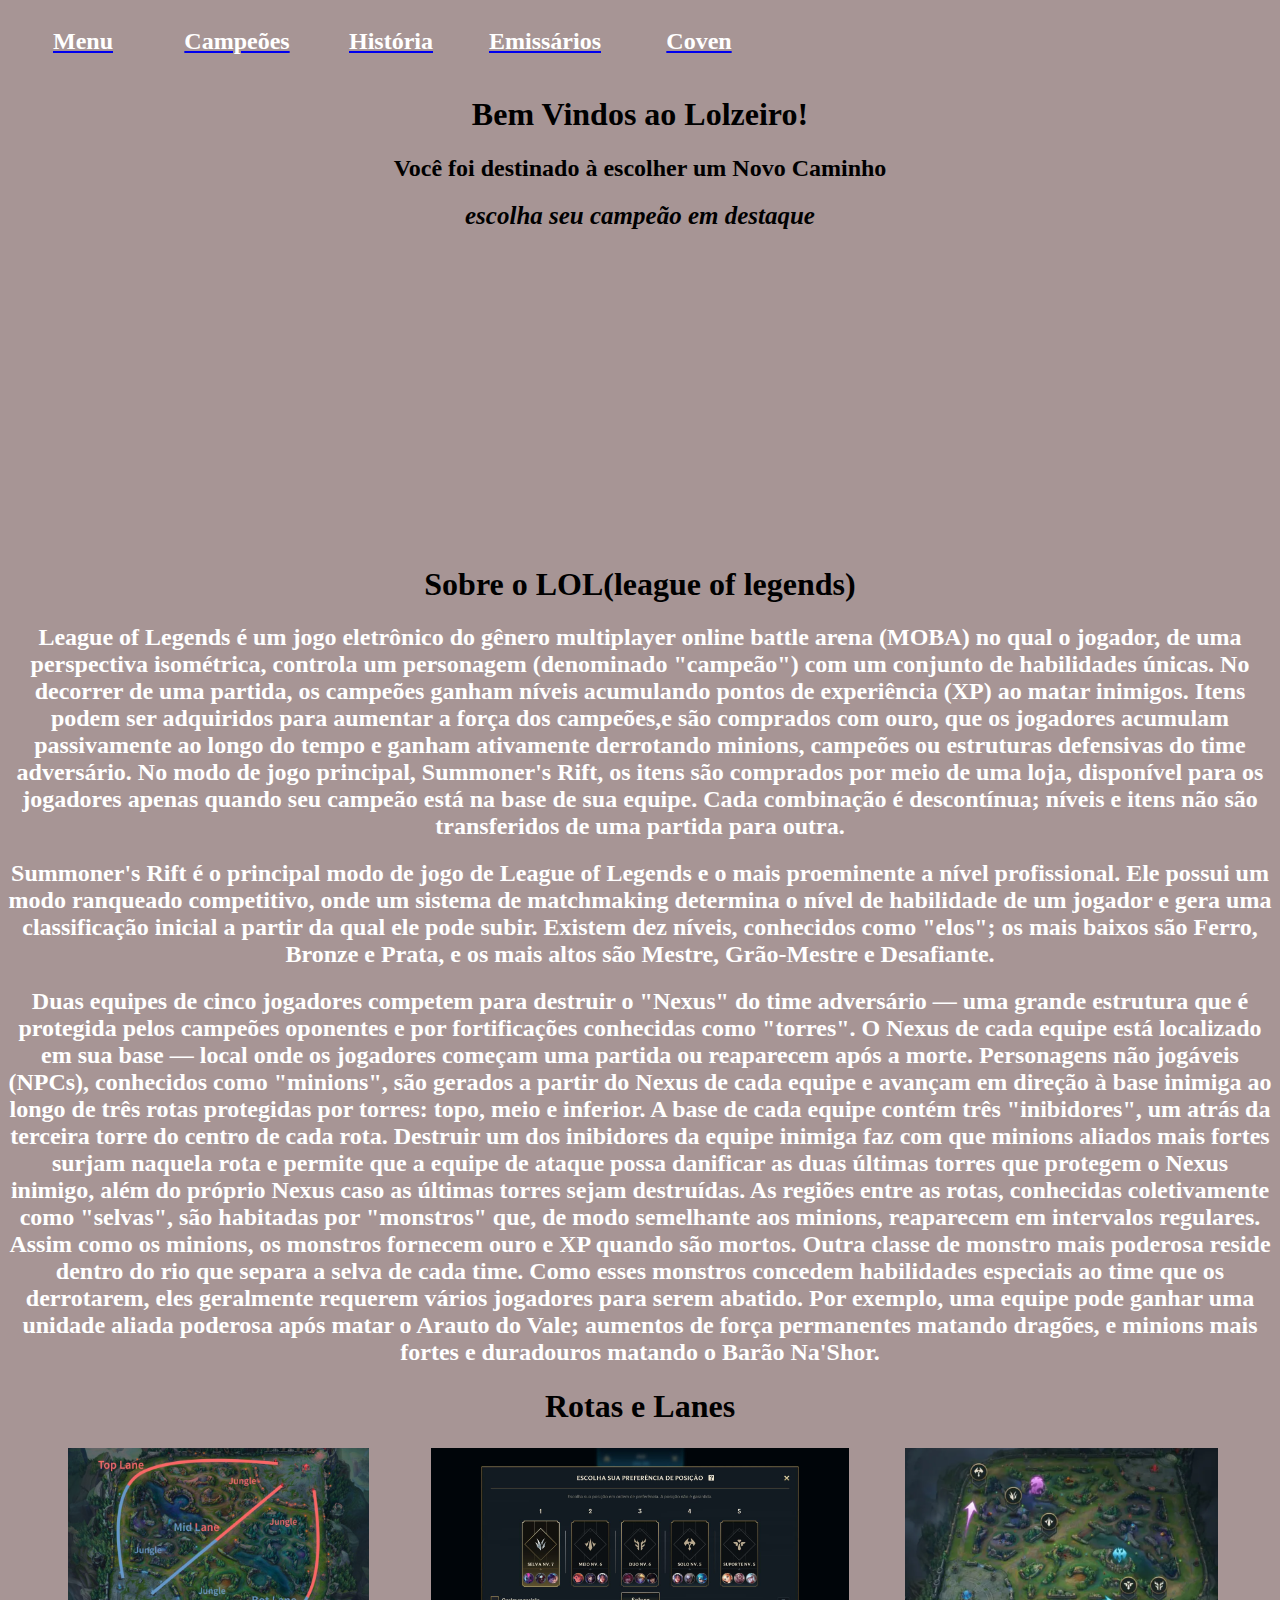
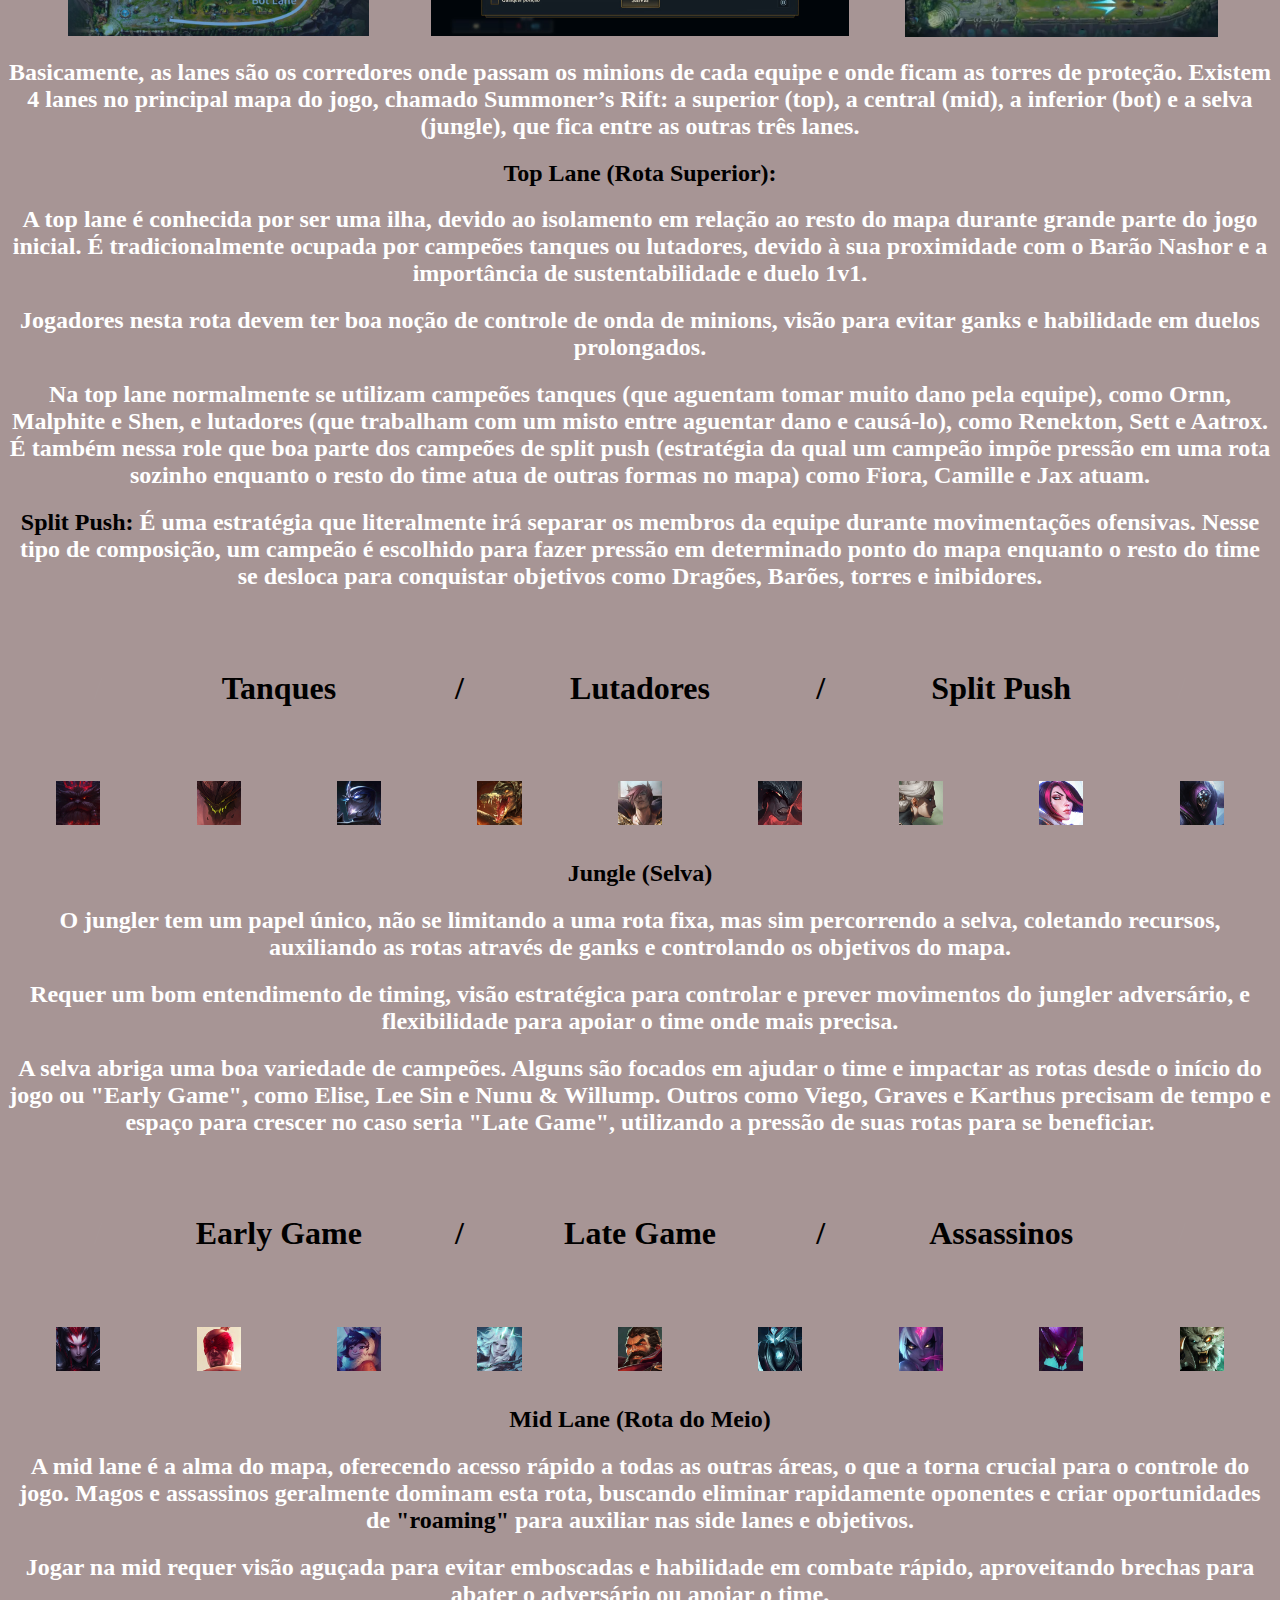
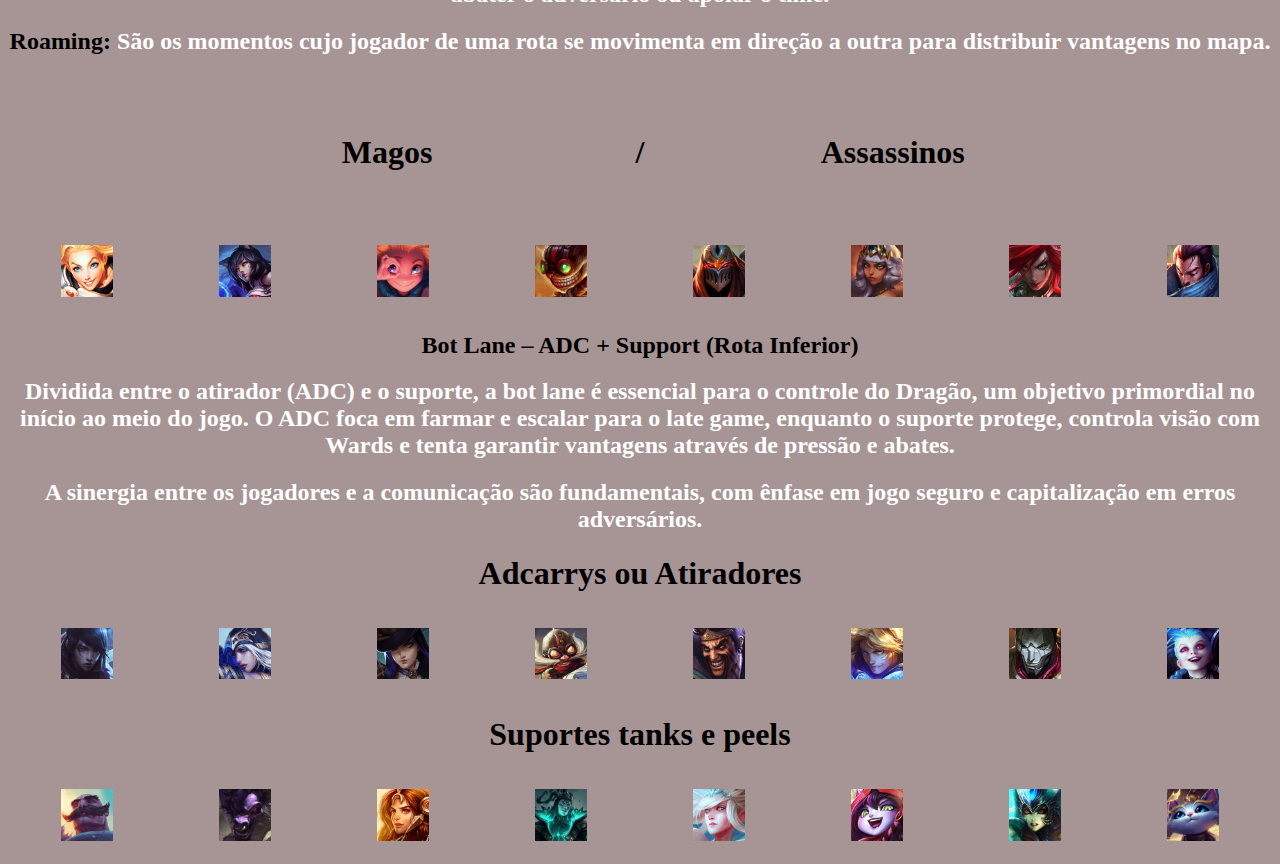
<file: index.html>
<html>
    <head>
    <title>LOL-PERS</title>
    <meta charset="utf-8">
    <link rel="stylesheet" type="text/css" href="css/lol.css">
    </head>
    

    <body>
      <div class="container-texto-links">

    <div> <h2><a href="index.html"><font color=white>Menu </font></a> </h2> </div>
    <div> <h2><a href="Campeoes.html"><font color=white>Campeões </font></a> </h2> </div>
    <div> <h2><a href="Historialol.html"><font color=white>História </font></a> </h2> </div>
    <div> <h2><a href="Emissarios.html"><font color=white>Emissários </font></a> </h2> </div>
    <div> <h2><a href="Coven.html"><font color=white>Coven </font></a> </h2> </div>

  </div>
<div>


        <center><h1><font color=black> Bem Vindos ao Lolzeiro! </font></h1></center>  
        
        <center><h2><font color=black> Você foi destinado à escolher um Novo Caminho </font><h2></center>
           
            <center> <strong style="font-size:25"> <em><font color=black> escolha seu campeão em destaque </font></em> </strong> </center>
            
      <div class="video">
          
       <center><iframe width="560" height="315" src="https://www.youtube.com/embed/-idEJO_GK-w" title="YouTube video player" frameborder="0" allow="accelerometer; autoplay; clipboard-write; encrypted-media; gyroscope; picture-in-picture; web-share" allowfullscreen></iframe> </center>


       <center><h1><font color=black> Sobre o LOL(league of legends) </font></h1></center>  

       <center><h2><font color=white> League of Legends é um jogo eletrônico do gênero multiplayer online battle arena (MOBA) no qual o jogador, de uma perspectiva isométrica, controla um personagem (denominado "campeão") com um conjunto de habilidades únicas. No decorrer de uma partida,
        os campeões ganham níveis acumulando pontos de experiência (XP) ao matar inimigos. Itens podem ser adquiridos para aumentar a força dos campeões,e são comprados com ouro, que os jogadores acumulam passivamente ao longo do tempo e ganham ativamente derrotando minions, campeões ou
        estruturas defensivas do time adversário. No modo de jogo principal, Summoner's Rift, os itens são comprados por meio de uma loja, disponível para os jogadores apenas quando seu campeão está na base de sua equipe. Cada combinação é descontínua; níveis e itens não são transferidos
        de uma partida para outra. </font><h2></center>

          <center><h2><font color=white> Summoner's Rift é o principal modo de jogo de League of Legends e o mais proeminente a nível profissional. Ele possui um modo ranqueado competitivo, onde um sistema de matchmaking determina o nível de habilidade de um jogador e gera uma
            classificação inicial a partir da qual ele pode subir. Existem dez níveis, conhecidos como "elos"; os mais baixos são Ferro, Bronze e Prata, e os mais altos são Mestre, Grão-Mestre e Desafiante. </font></h2></center>

            
          <center><h2><font color=white> Duas equipes de cinco jogadores competem para destruir o "Nexus" do time adversário — uma grande estrutura que é protegida pelos campeões oponentes e por fortificações conhecidas como "torres". O Nexus de cada equipe está localizado em sua
           base — local onde os jogadores começam uma partida ou reaparecem após a morte. Personagens não jogáveis (NPCs), conhecidos como "minions", são gerados a partir do Nexus de cada equipe e avançam em direção à base inimiga ao longo de três rotas protegidas por torres: topo,
           meio e inferior. A base de cada equipe contém três "inibidores", um atrás da terceira torre do centro de cada rota. Destruir um dos inibidores da equipe inimiga faz com que minions aliados mais fortes surjam naquela rota e permite que a equipe de ataque possa danificar as
           duas últimas torres que protegem o Nexus inimigo, além do próprio Nexus caso as últimas torres sejam destruídas. As regiões entre as rotas, conhecidas coletivamente como "selvas", são habitadas por "monstros" que, de modo semelhante aos minions, reaparecem em intervalos regulares.
           Assim como os minions, os monstros fornecem ouro e XP quando são mortos. Outra classe de monstro mais poderosa reside dentro do rio que separa a selva de cada time. Como esses monstros concedem habilidades especiais ao time que os derrotarem, eles geralmente requerem vários jogadores
           para serem abatido. Por exemplo, uma equipe pode ganhar uma unidade aliada poderosa após matar o Arauto do Vale; aumentos de força permanentes matando dragões, e minions mais fortes e duradouros ​​matando o Barão Na'Shor. </font></h2></center>

           <center><h1><font color=black> Rotas e Lanes </font></h1></center> 

           <div class="container">
       
            <div> <img src="images2/lanes.png"  width="72%" height="100%" > </div>
            <div> <img src="images2/rytas.png"  width="100%" height="100%" > </div>
            <div><img src="images2/rotas.png"  width="75%" height="100%" >   </div>
          </div>

          <center><h2><font color=white>Basicamente, as lanes são os corredores onde passam os minions de cada equipe e onde ficam as torres de proteção.
            Existem 4 lanes no principal mapa do jogo, chamado Summoner’s Rift: a superior (top), a central (mid), a inferior (bot) e a selva (jungle),
            que fica entre as outras três lanes.</font></h2></center>

          <center><h2><font color=black> Top Lane (Rota Superior): </font></h2></center> 

          <center><h2><font color=white> A top lane é conhecida por ser uma ilha, devido ao isolamento em relação ao resto do mapa durante grande parte do jogo
             inicial. É tradicionalmente ocupada por campeões tanques ou lutadores, devido à sua proximidade com o Barão Nashor e a importância de sustentabilidade
             e duelo 1v1.</font></h2></center> 

          <center><h2><font color=white>Jogadores nesta rota devem ter boa noção de controle de onda de minions, visão para evitar ganks e habilidade em duelos prolongados.
            </font></h2></center> 

          <center><h2><font color=white> Na top lane normalmente se utilizam campeões tanques (que aguentam tomar muito dano pela equipe), como Ornn, Malphite e Shen, e
            lutadores (que trabalham com um misto entre aguentar dano e causá-lo), como Renekton, Sett e Aatrox. É também nessa role que boa parte dos campeões de split
            push (estratégia da qual um campeão impõe pressão em uma rota sozinho enquanto o resto do time atua de outras formas no mapa) como Fiora, Camille e Jax
            atuam. </font></h2></center>

          <center><h2><font color=black> Split Push:<font color=white> É uma estratégia que literalmente irá separar os membros da equipe durante movimentações ofensivas.
            Nesse tipo de composição, um campeão é escolhido para fazer pressão em determinado ponto do mapa enquanto o resto do time se desloca para conquistar objetivos
            como Dragões, Barões, torres e inibidores.</font> </font></h2></center> 

            <div class="container-texto-perfil">

              <div><h1><font color=#a79696> / </font></h1></div>
              <div><h1><font color=black> Tanques </font></h1></div>
              <div><h1><font color=black> / </font></h1></div>
              <div><h1><font color=black> Lutadores </font></h1></div>
              <div><h1><font color=black> / </font></h1></div>
              <div><h1><font color=black> Split  Push </font></h1></div>
              <div><h1><font color=#a79696> / </font></h1></div>
             </div>
      

          <div class="container-perfil">
       
            <div> <img src="images3/ornnperfil.png" width="40%" height="40%" > </div>
            <div><img src="images3/malphiteperfil.png" width="40%" height="40%" > </div>
            <div><img src="images3/shenperfil.png" width="40%" height="40%"> </div> 
            <div> <img src="images3/renektonperfil.png" width="40%" height="40%" > </div>
            <div><img src="images3/settperfil.png" width="40%" height="40%" > </div>
            <div><img src="images2/aatroxperfil.png" width="40%" height="40%"> </div> 
            <div> <img src="images2/camilleperfil.png" width="40%" height="40%" > </div>
            <div><img src="images2/fioraperfil.png" width="40%" height="40%" > </div>
            <div><img src="images2/jaxperfil.png" width="40%" height="40%"> </div> 
          </div>

          <center><h2><font color=black> Jungle (Selva) </font></h2></center> 

          <center><h2><font color=white> O jungler tem um papel único, não se limitando a uma rota fixa, mas sim percorrendo a selva, coletando recursos, auxiliando
               as rotas através de ganks e controlando os objetivos do mapa.</font></h2></center>

          <center><h2><font color=white> Requer um bom entendimento de timing, visão estratégica para controlar e prever movimentos do jungler adversário,
               e flexibilidade para apoiar o time onde mais precisa. </font></h2></center>

          <center><h2><font color=white> A selva abriga uma boa variedade de campeões. Alguns são focados em ajudar o time e impactar as rotas desde o início do jogo ou "Early Game",
                como Elise, Lee Sin e Nunu & Willump. Outros como Viego, Graves e Karthus precisam de tempo e espaço para crescer no caso seria "Late Game", utilizando a pressão de
                suas rotas para se beneficiar. </font></h2></center>
          
          <div class="container-texto-perfil">

            <div><h1><font color=#a79696> / </font></h1></div>
            <div><h1><font color=black> Early Game </font></h1></div>
            <div><h1><font color=black> / </font></h1></div>
            <div><h1><font color=black> Late Game </font></h1></div>
            <div><h1><font color=black> / </font></h1></div>
            <div><h1><font color=black> Assassinos </font></h1></div>
            <div><h1><font color=#a79696> / </font></h1></div>
          </div>

          <div class="container-perfil">
       
            <div> <img src="images2/eliseperfil.png" width="40%" height="40%" > </div>
            <div><img src="images3/leesinperfil.png" width="40%" height="40%" > </div>
            <div><img src="images3/nunuperfil.png" width="40%" height="40%"> </div> 
            <div> <img src="images3/viegoperfil.png" width="40%" height="40%" > </div>
            <div><img src="images2/gravesperfil.png" width="40%" height="40%" > </div>
            <div><img src="images2/karthusperfil.png" width="40%" height="40%"> </div> 
            <div> <img src="images2/evelynnperfil.png" width="40%" height="40%" > </div>
            <div><img src="images3/khazixperfil.png" width="40%" height="40%" > </div>
            <div><img src="images3/rengarpefil.png" width="40%" height="40%"> </div> 
          </div>

           <center><h2><font color=black> Mid Lane (Rota do Meio) </font></h2></center> 

          <center><h2><font color=white> A mid lane é a alma do mapa, oferecendo acesso rápido a todas as outras áreas, o que a torna crucial para o controle
              do jogo. Magos e assassinos geralmente dominam esta rota, buscando eliminar rapidamente oponentes e criar oportunidades de <font color=black>"roaming"
              </font> para auxiliar nas side lanes e objetivos. </font></h2></center>

          <center><h2><font color=white> Jogar na mid requer visão aguçada para evitar emboscadas e habilidade em combate rápido, aproveitando brechas para
                abater o adversário ou apoiar o time. </font></h2></center>

          <center><h2><font color=black> Roaming: </font> <font color=white> São os momentos cujo jogador de uma rota se movimenta em direção a outra para
               distribuir vantagens no mapa.</font></h2></center>

               <div class="container-texto-perfil">

                <div><h1><font color=#a79696> / </font></h1></div>
                <div><h1><font color=black> Magos </font></h1></div>
                <div><h1><font color=black> / </font></h1></div>
                <div><h1><font color=black> Assassinos </font></h1></div>
                <div><h1><font color=#a79696> / </font></h1></div>
                
              </div>

              <div class="container-perfil">
       
                <div> <img src="images3/luxperfil.png" width="40%" height="40%" > </div>
                <div><img src="images2/ahriperfil.png" width="40%" height="40%" > </div>
                <div><img src="images4/zoeperfil.png" width="40%" height="40%"> </div> 
                <div> <img src="images4/ziggsperfil.png" width="40%" height="40%" > </div>
                <div><img src="images3/zedperfil.png" width="40%" height="40%" > </div>
                <div><img src="images3/qiyanaperfil.png" width="40%" height="40%"> </div> 
                <div> <img src="images2/katarinaperfil.png" width="40%" height="40%" > </div>
                <div><img src="images3/yasuoperfil.png" width="40%" height="40%" > </div>
                
              </div>
    

          <center><h2><font color=black> Bot Lane – ADC + Support (Rota Inferior) </font></h2></center>

          <center><h2><font color=white> Dividida entre o atirador (ADC) e o suporte, a bot lane é essencial para o controle do Dragão, um objetivo primordial
              no início ao meio do jogo. O ADC foca em farmar e escalar para o late game, enquanto o suporte protege, controla visão com Wards e tenta garantir
              vantagens através de pressão e abates. </font></h2></center>

          <center><h2><font color=white> A sinergia entre os jogadores e a comunicação são fundamentais, com ênfase em jogo seguro e capitalização em erros
              adversários. </font></h2></center>

          <center><h1><font color=black> Adcarrys ou Atiradores</font></h1></center>

          <div class="container-perfil">
       
            <div> <img src="images2/apheliosperfil.png" width="40%" height="40%" > </div>
            <div><img src="images2/asheperfil.png" width="40%" height="40%" > </div>
            <div><img src="images2/caitlynperfil.png" width="40%" height="40%"> </div> 
            <div> <img src="images2/corkiperfil.png" width="40%" height="40%" > </div>
            <div><img src="images2/dravenperfil.png" width="40%" height="40%" > </div>
            <div><img src="images2/ezrealperfil.png" width="40%" height="40%"> </div> 
            <div> <img src="images2/jhinperfil.png" width="40%" height="40%" > </div>
            <div><img src="images2/jinxperfil.png" width="40%" height="40%" > </div>
            
          </div>

          <center><h1><font color=black> Suportes tanks e peels</font></h1></center>

          <div class="container-perfil">
       
            <div> <img src="images2/braumperfil.png" width="40%" height="40%" > </div>
            <div><img src="images2/alistarperfil.png" width="40%" height="40%" > </div>
            <div><img src="images3/leonaperfil.png" width="40%" height="40%"> </div> 
            <div> <img src="images3/threshperfil.png" width="40%" height="40%" > </div>
            <div><img src="images2/jannaperfil.png" width="40%" height="40%" > </div>
            <div><img src="images3/luluperfil.png" width="40%" height="40%"> </div> 
            <div> <img src="images3/namiperfil.png" width="40%" height="40%" > </div>
            <div><img src="images3/yuumiperfil.png" width="40%" height="40%" > </div>
            
          </div>

    </body>
</div>        
</html>
</file>
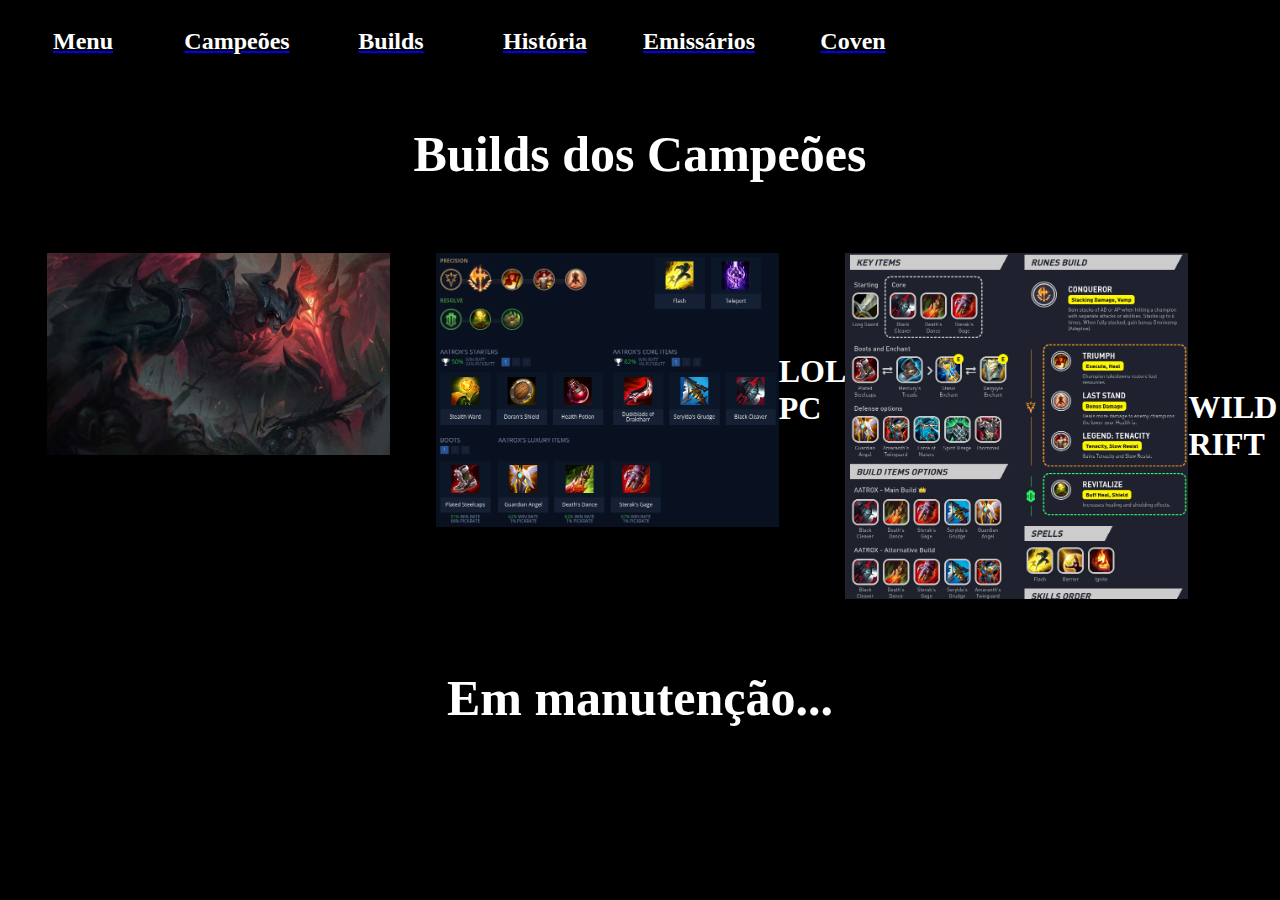
<file: Builds.html>
<html>
    <head>
    <title>Meu Site Lolzeiro</title>
    <meta charset="utf-8">
    <link rel="stylesheet" type="text/css" href="css/Builds.css">
    </head>
    

    <body>
      <div class="container-texto-links">

    <div> <h2><a href="index.html"><font color=white>Menu </font></a> </h2> </div>
    <div> <h2><a href="Campeoes.html"><font color=white>Campeões </font></a> </h2> </div>
    <div> <h2><a href="Builds.html"><font color=white>Builds </font></a> </h2> </div>
    <div> <h2><a href="Historialol.html"><font color=white>História </font></a> </h2> </div>
    <div> <h2><a href="Emissarios.html"><font color=white>Emissários </font></a> </h2> </div>
    <div> <h2><a href="Coven.html"><font color=white>Coven </font></a> </h2> </div>

  </div>

  <center><strong><p style="font-size: 50px;"><font color=white> Builds dos Campeões </font></p></strong></center>

  <div class="container">
       
    <div> <img src="images/aatroxmenu.png"  width="90%" height="90%" > </div>
    <div><img src="images/aatroxlolpcbuilds.png"  width="90%" height="90%" > <h1><font color=white> LOL PC </font></h1> </div>
    <div><img src="images/aatroxwildriftbuilds.png" width="90%" height="90%"> <h1><font color=white> WILD RIFT </font></h1> </div> 
    </div>

    <center><strong><p style="font-size: 50px;"><font color=white> Em manutenção... </font></p></strong></center>

</body>
</div>        
</html>
</file>
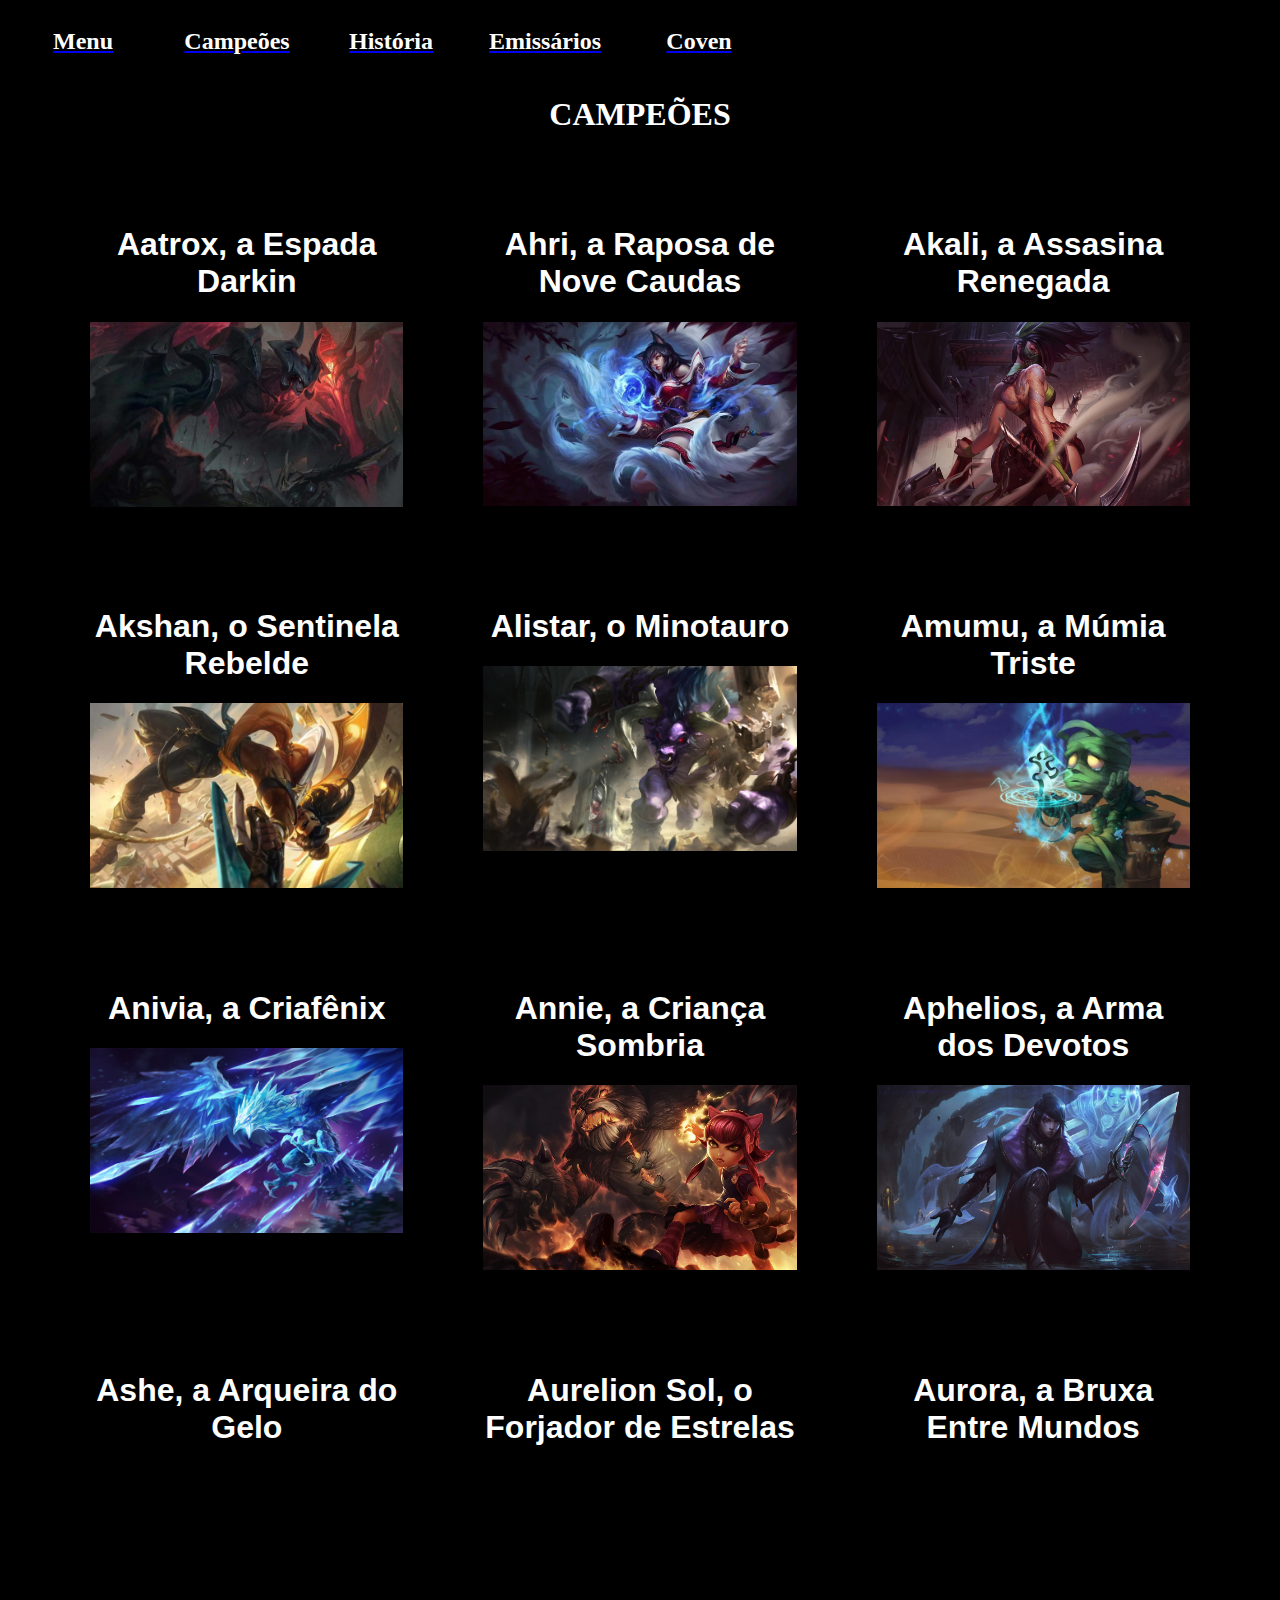
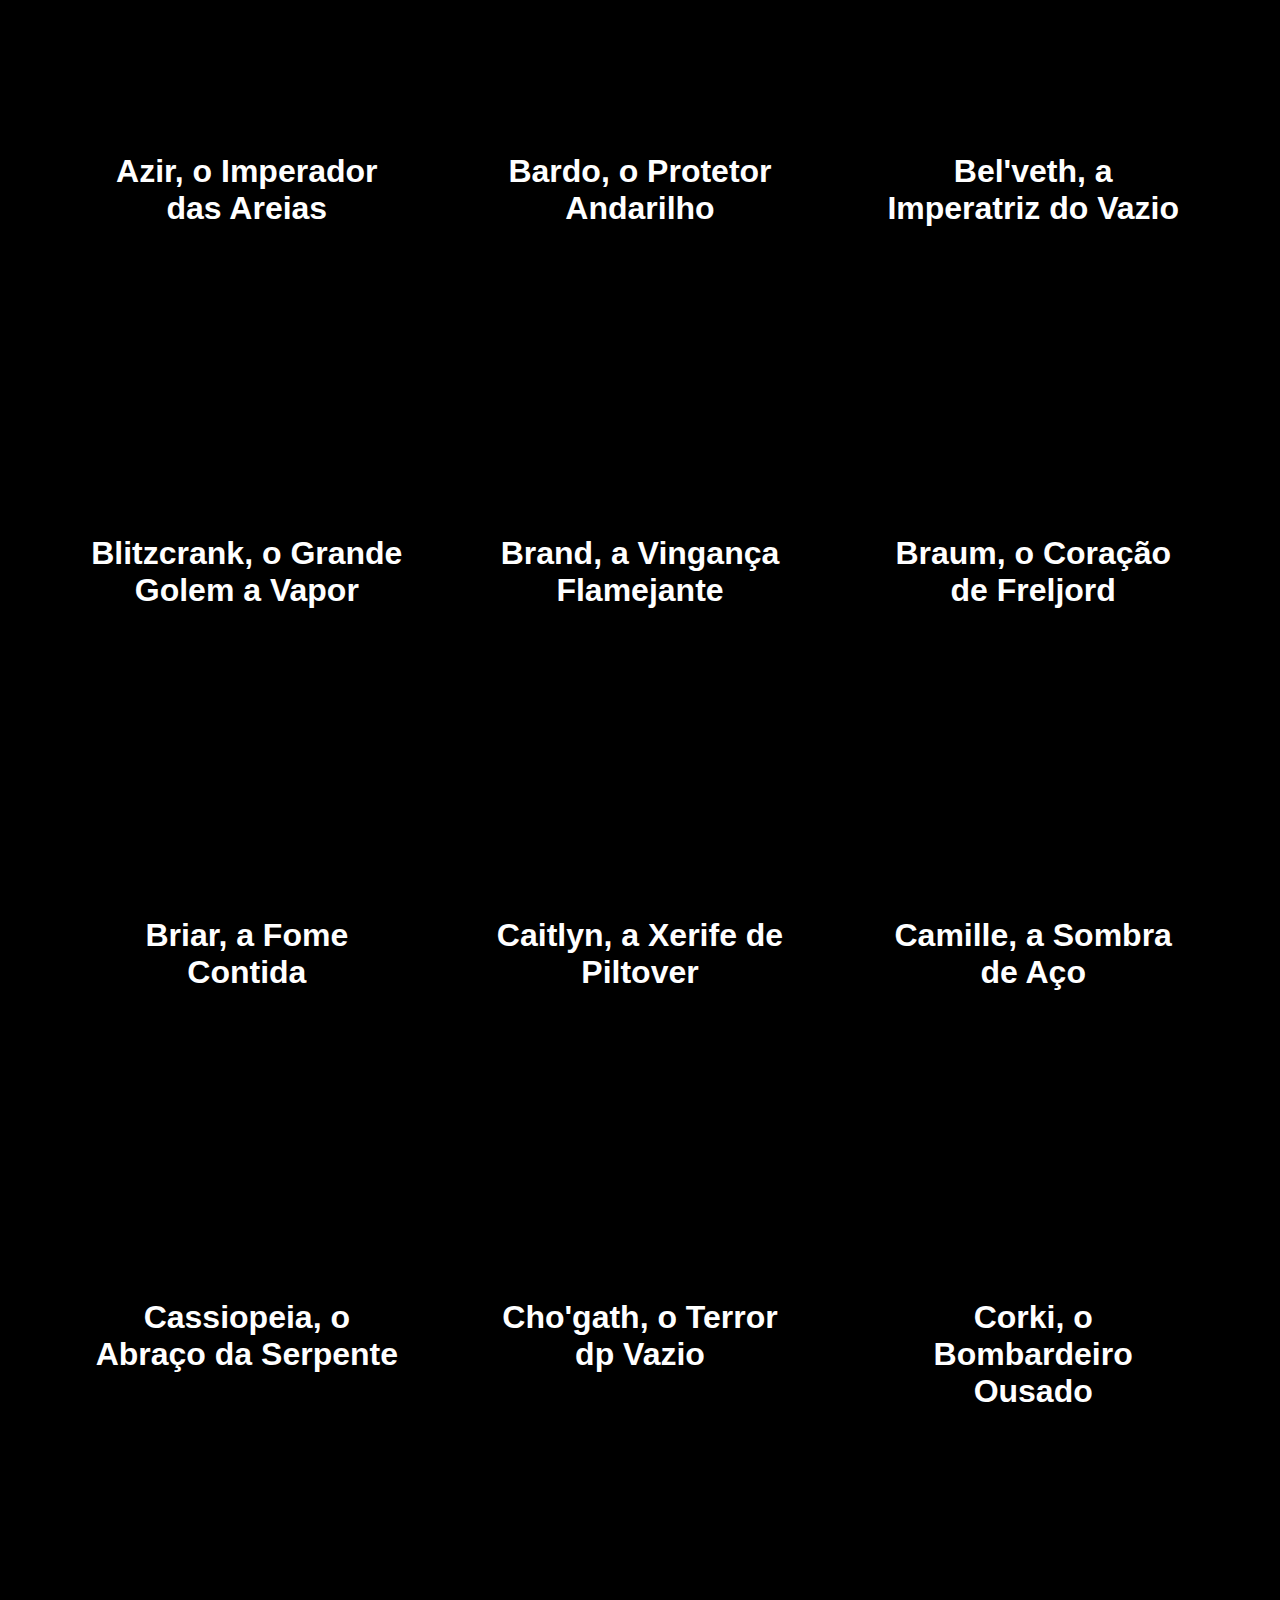
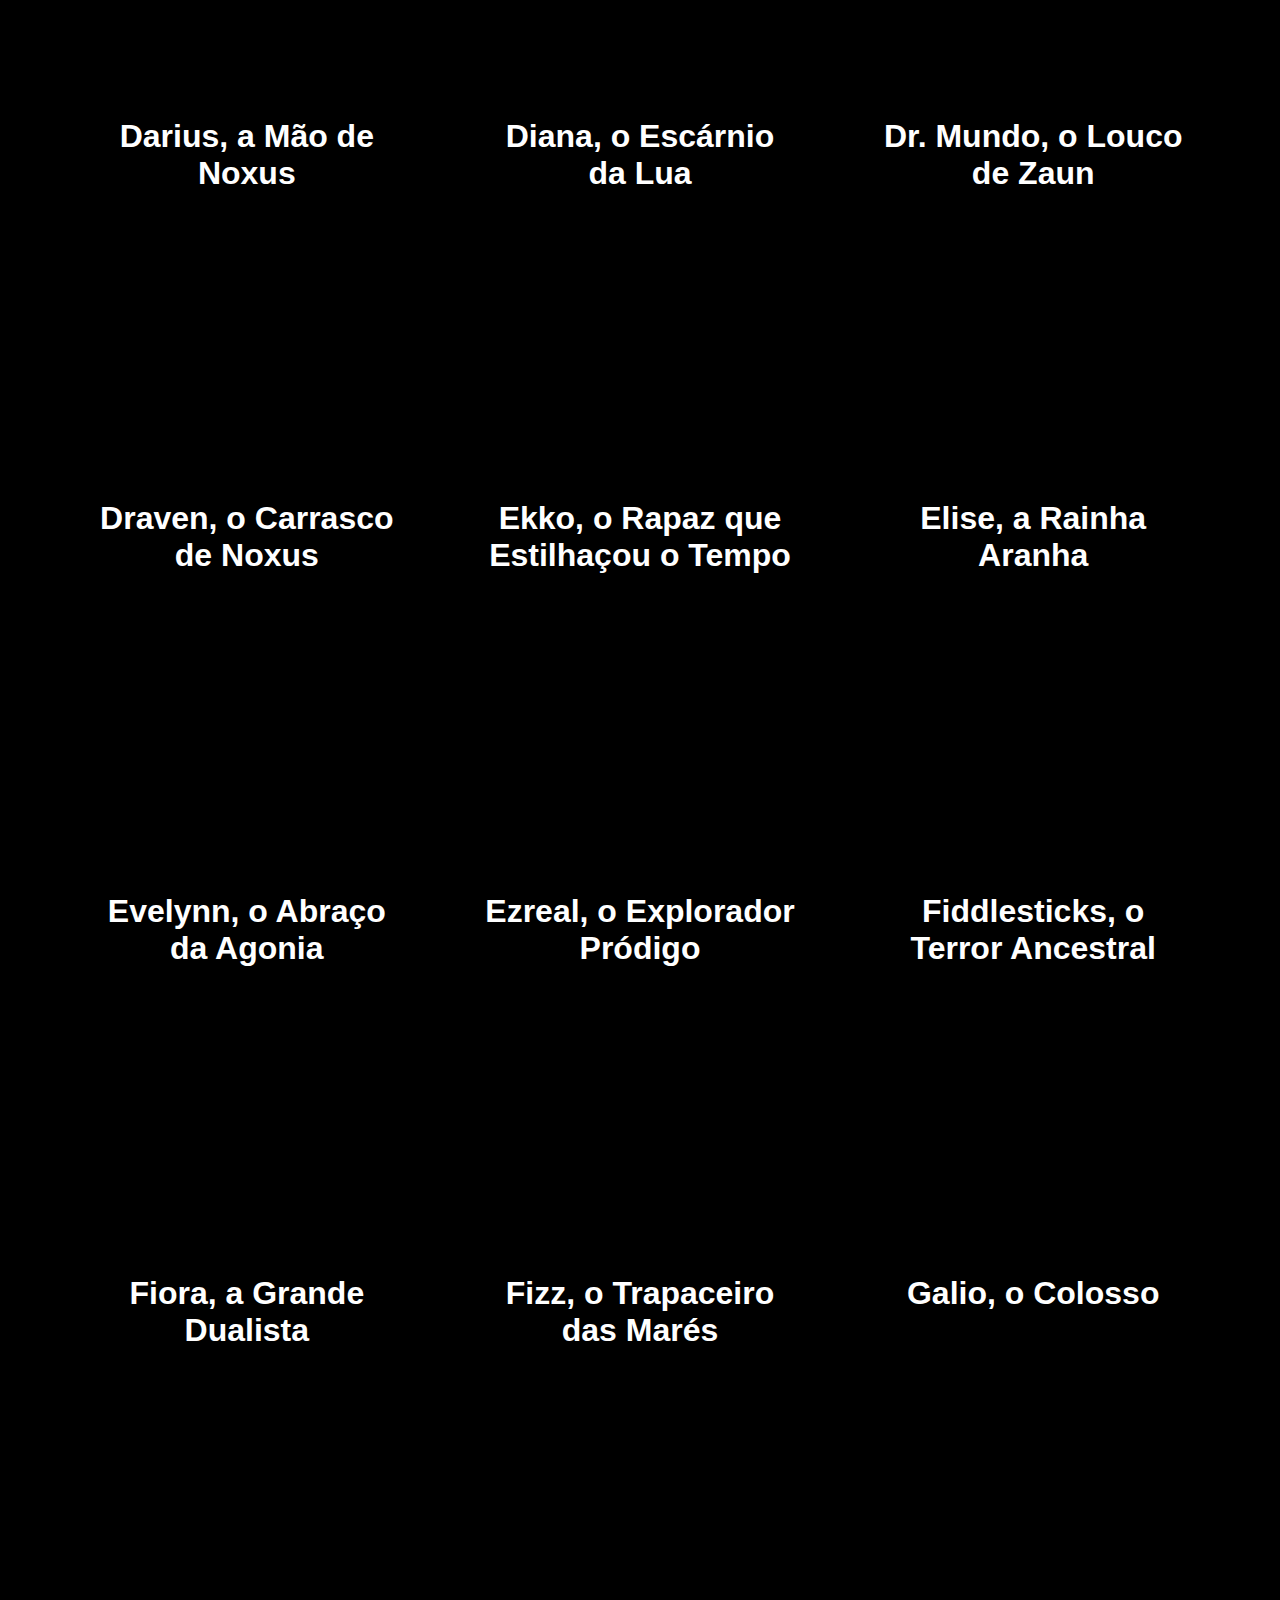
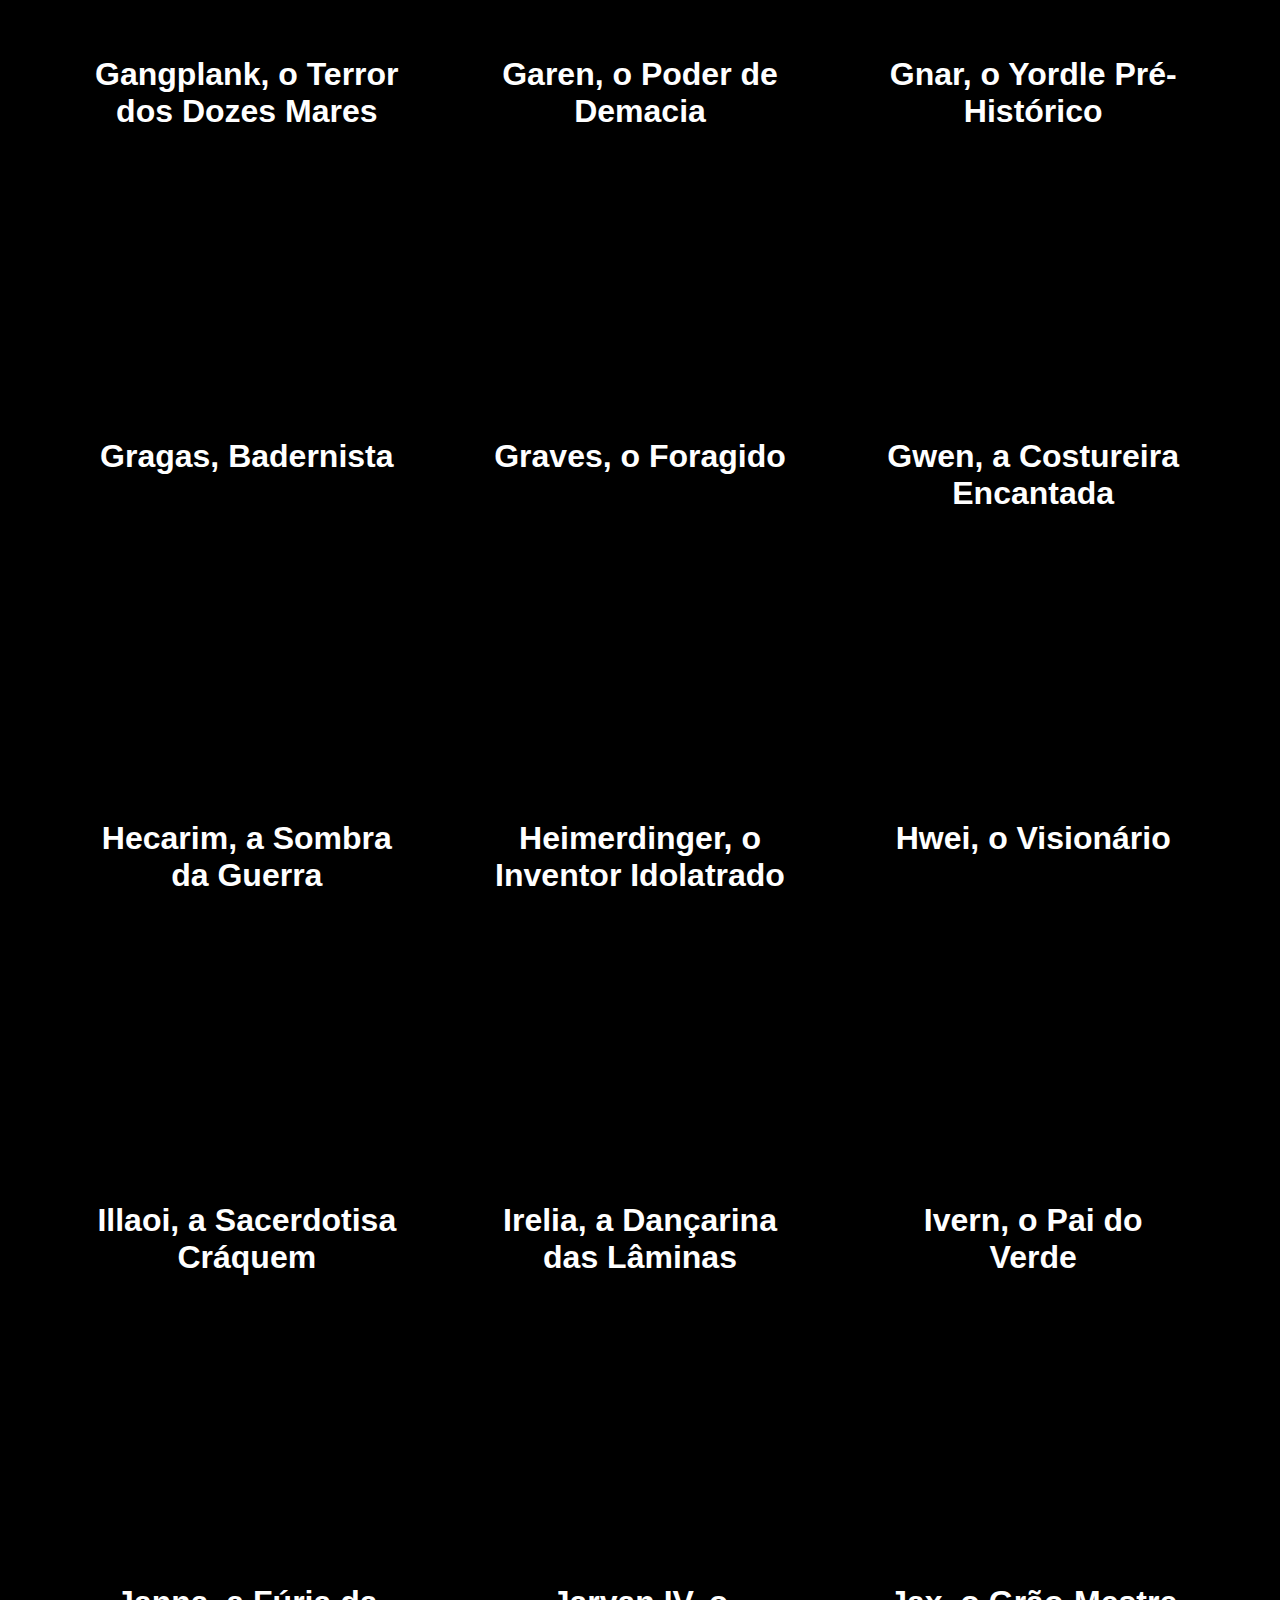
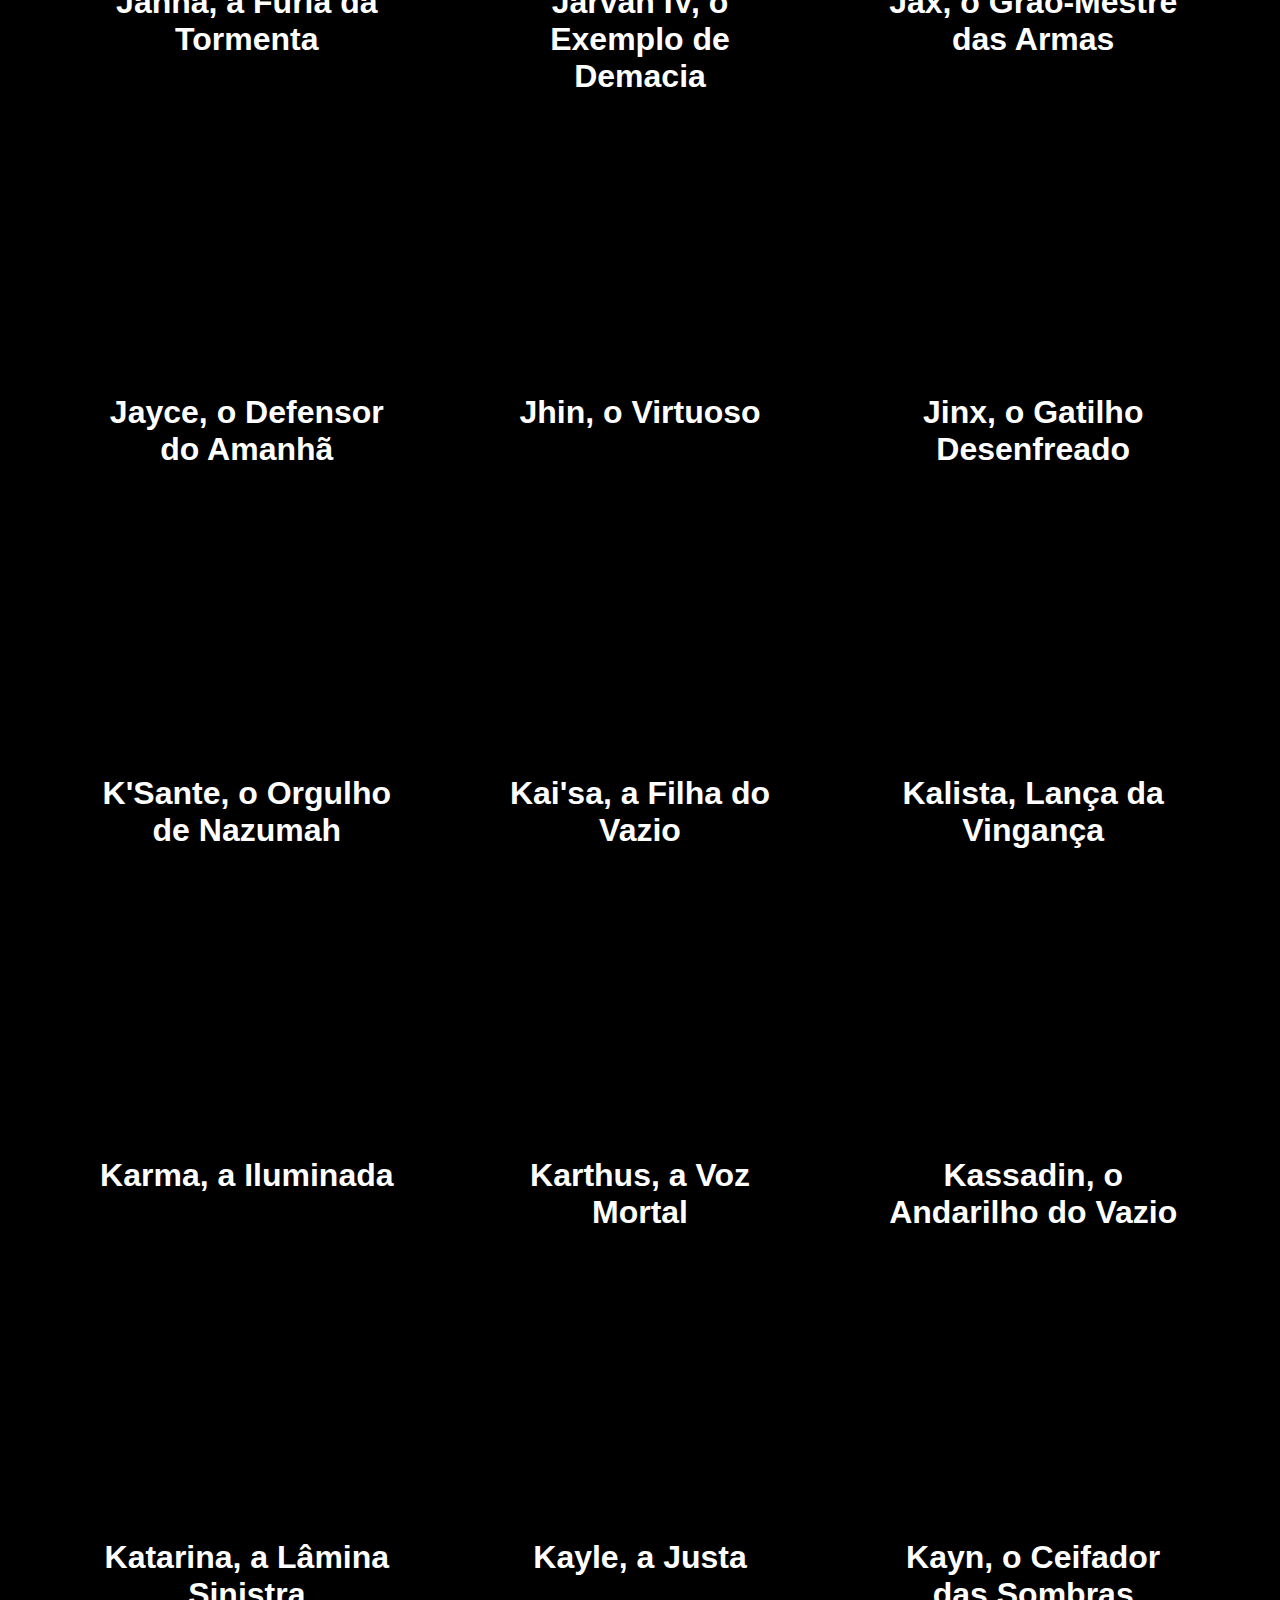
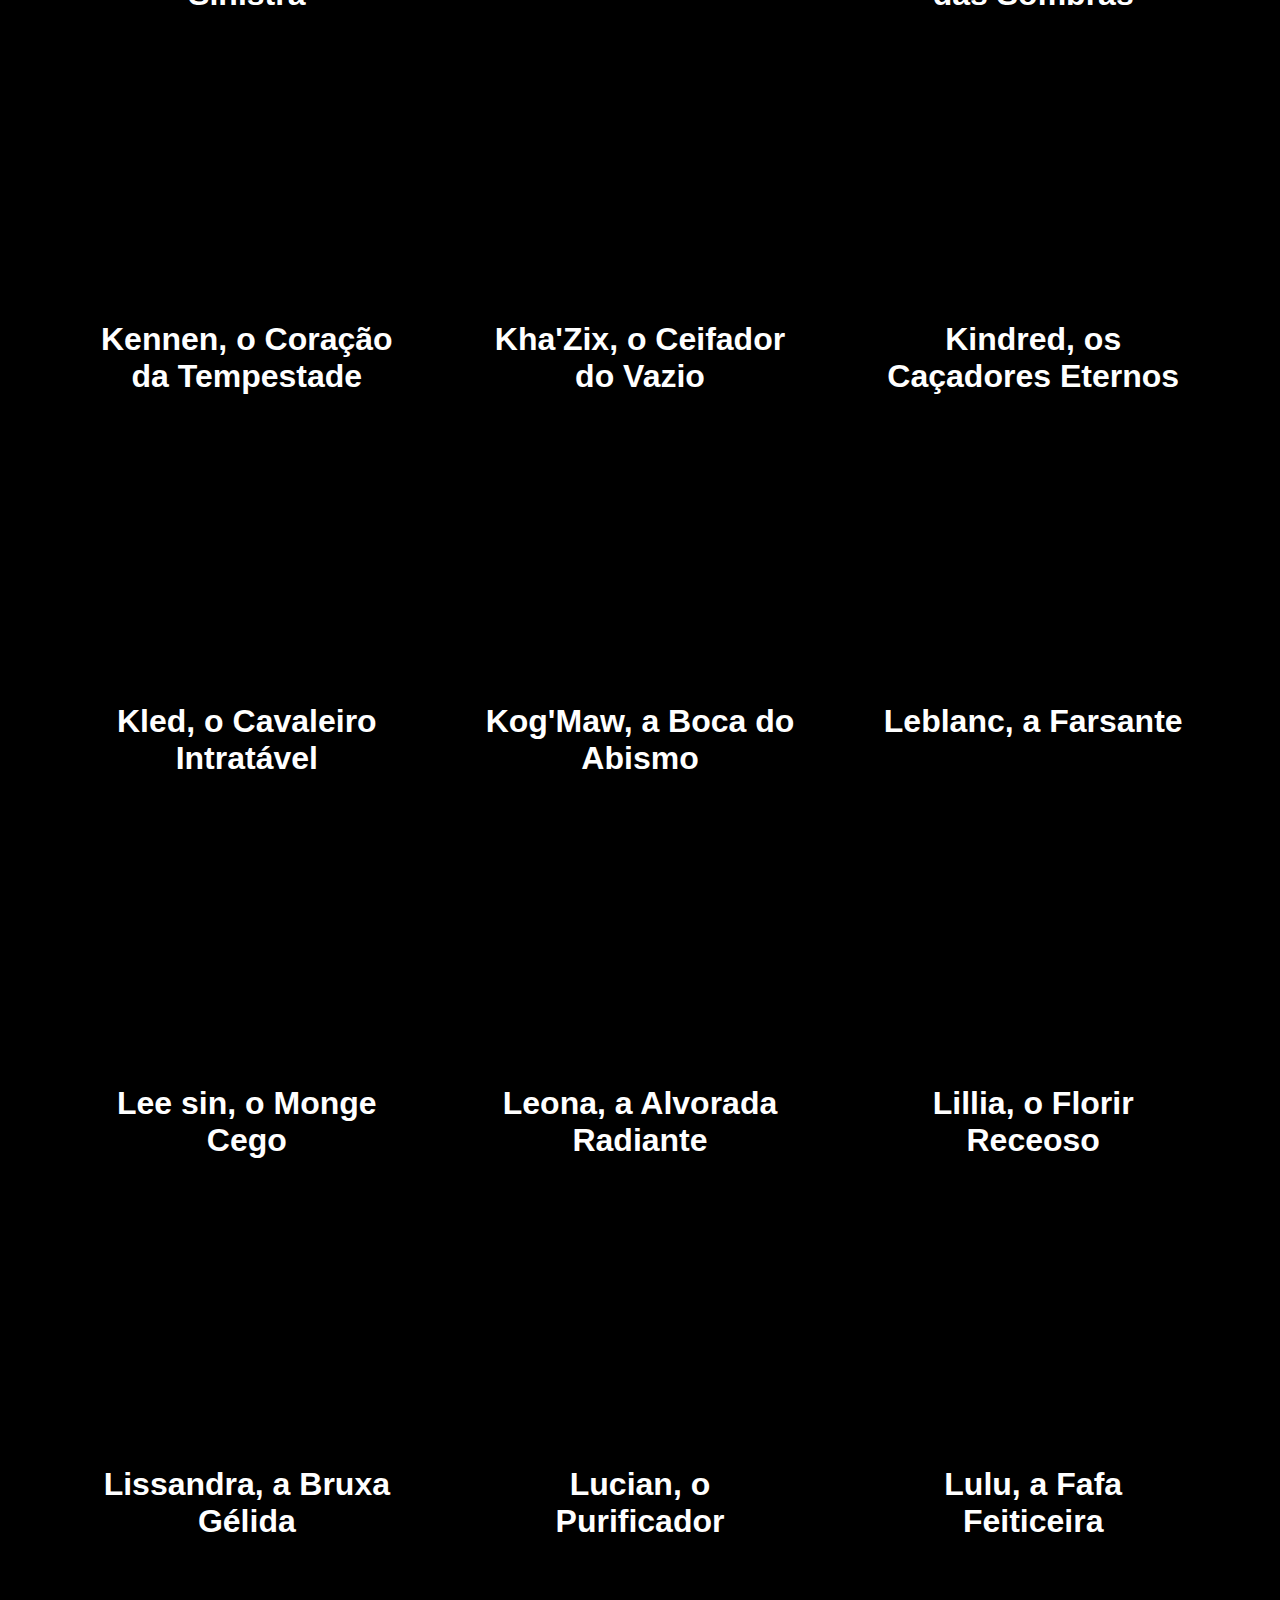
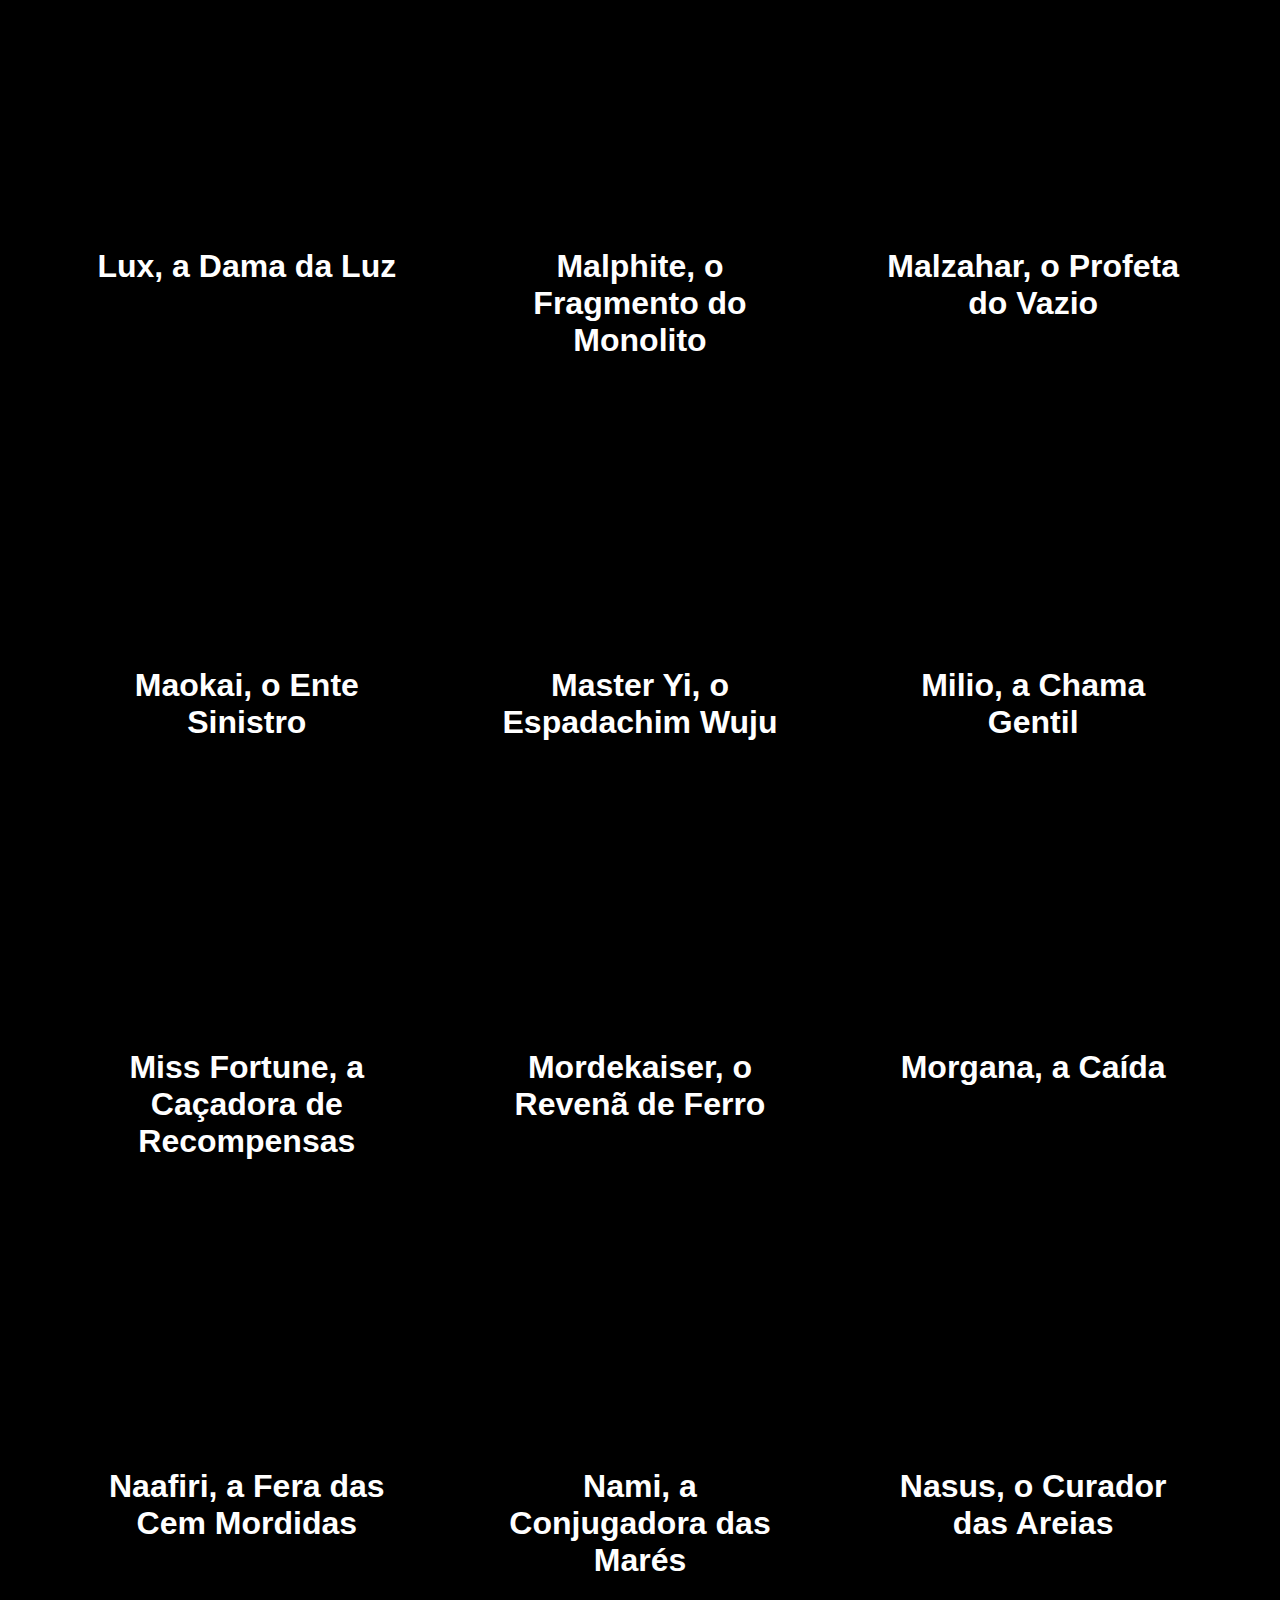
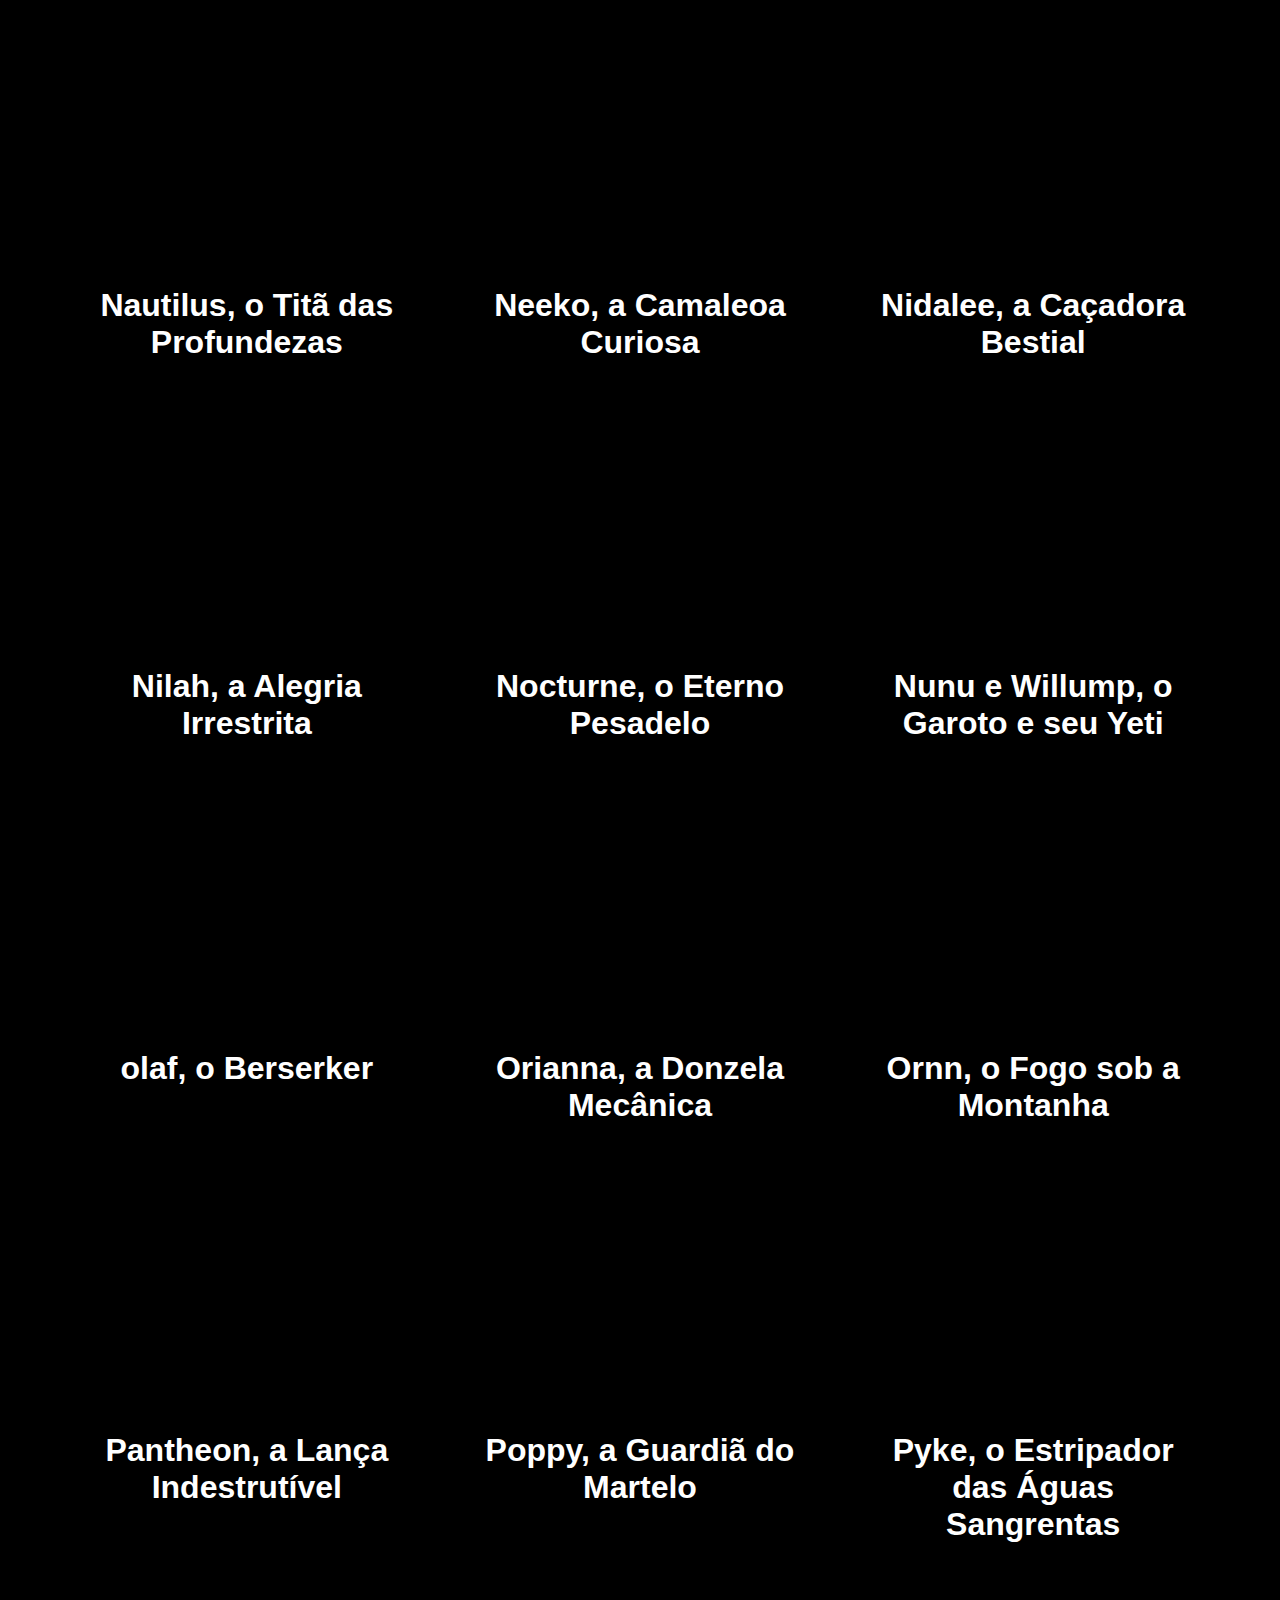
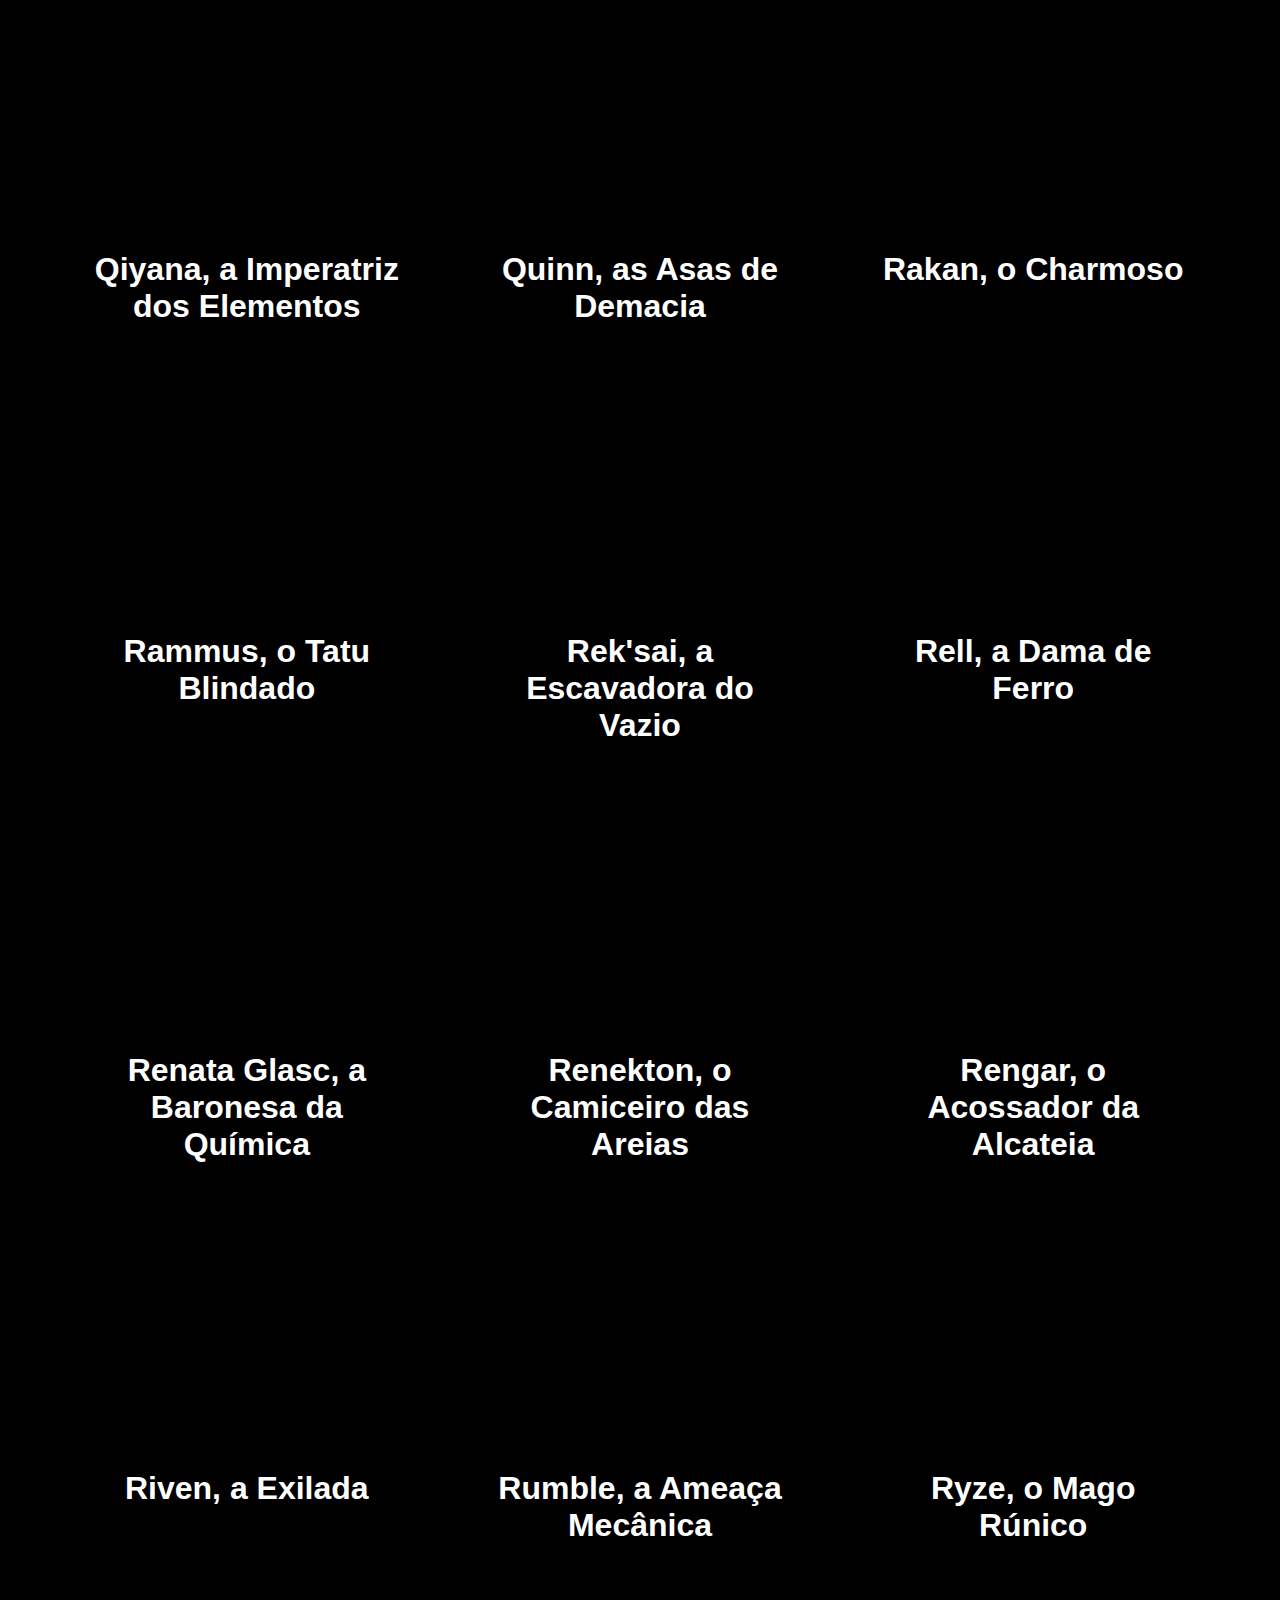
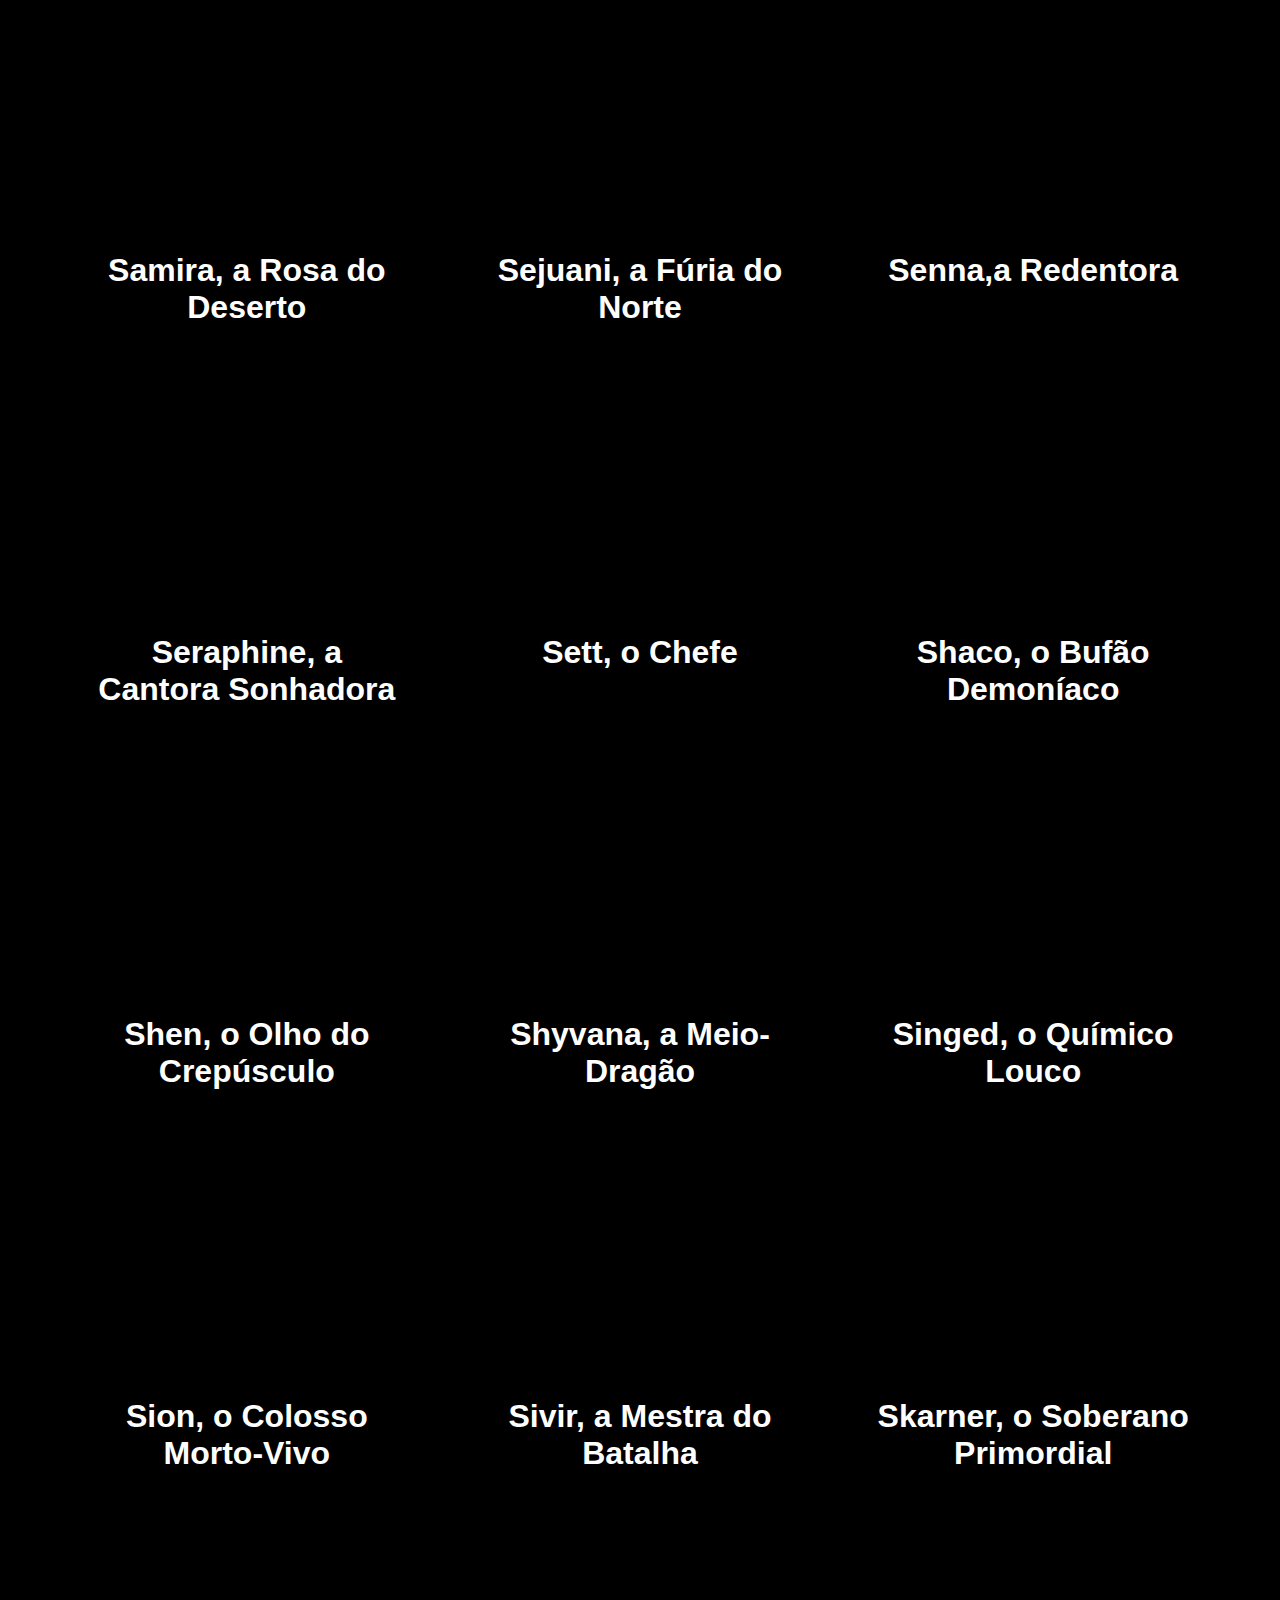
<file: Campeoes.html>
<html>
    <head>
    <title>Campeões</title>
    <meta charset="utf-8">
    <link rel="stylesheet" type="text/css" href="css/Campeoes.css">
    </head>
    

    <body>
      <div class="container-texto-links">

    <div> <h2><a href="index.html"><font color=white>Menu </font></a> </h2> </div>
    <div> <h2><a href="Campeoes.html"><font color=white>Campeões </font></a> </h2> </div>
    <div> <h2><a href="Historialol.html"><font color=white>História </font></a> </h2> </div>
    <div> <h2><a href="Emissarios.html"><font color=white>Emissários </font></a> </h2> </div>
    <div> <h2><a href="Coven.html"><font color=white>Coven </font></a> </h2> </div>

  </div>
<div>
  
       <center><h1><font color=white> CAMPEÕES </font></h1></center>

      <style>
        /* Estilos comuns para os cards */
        .secao4 {
            margin: 0;
            font-family: Helvetica, sans-serif;
        }
        
        .secao4-div {
            display: flex;
            flex-wrap: wrap;
            justify-content: center;
            padding: 10px;
            text-align: center;
        }
        
        .secao4-div-card {
            display: flex;
            flex-direction: column;
            align-items: center;
            width: calc(90% / 3 - 60px);
            margin: 20px;
            padding: 20px;
            border-radius: 5px;
            background-color: black;
            transition: all 0.5s ease;
        }
        
        .secao4-div-card:hover {
            transform: scale(1.1);
            z-index: 1;
        }
        
        .secao4-div-card img {
            width: 100%;
            height: auto;
        }
        
        .secao4-div-card h3 {
            margin-bottom: 0px;
        }
        
        /* Estilos para dispositivos móveis */
        @media (max-width: 768px) {
            .secao4-div-card {
                width: 100%;
            }
        }
        </style>
        
        <!-- Seção com cards -->
        <section class="secao4" id="sobre">
            <div class="secao4-div">
                <!--AMIGOS ICHIGO-->
                <!-- Card 1 -->
                <div class="secao4-div-card">
                  <font color=white><h1> Aatrox, a Espada Darkin</h1></font>
                   <img decoding="async" src="images/aatroxmenu.png" width="100%">
                  
                </div>
                <div class="secao4-div-card">
                  <font color=white><h1> Ahri, a Raposa de Nove Caudas</h1></font>
                  <img decoding="async" src="images/ahrimenu.png" width="100%">
                  
                </div>
                <div class="secao4-div-card">
                  <font color=white><h1> Akali, a Assasina Renegada</h1></font>
                  <img decoding="async" src="images/akalimenu.png" width="100%">
                  
                </div>
                <div class="secao4-div-card">
                  <font color=white><h1> Akshan, o Sentinela Rebelde</h1></font>
                  <img decoding="async" src="images/akshanmenu.png" width="100%">
                </div>
                <div class="secao4-div-card">
                  <font color=white><h1> Alistar, o Minotauro </h1></font>
                  <img decoding="async" src="images/alistarmenu.png" width="100%">  
                </div>
                <div class="secao4-div-card">
                  <font color=white><h1> Amumu, a Múmia Triste </h1></font>
                  <img decoding="async" src="images/amumumenu.png" width="100%">
                </div>
                <div class="secao4-div-card">
                  <font color=white><h1> Anivia, a Criafênix </h1></font>
                  <img decoding="async" src="images/aniviamenu.png" width="100%">
                </div>
                <div class="secao4-div-card">
                  <font color=white><h1> Annie, a Criança Sombria </h1></font>
                  <img decoding="async" src="images/anniemenu.png" width="100%">
                </div>
                <div class="secao4-div-card">
                  <font color=white><h1> Aphelios, a Arma dos Devotos </h1></font>
                  <img decoding="async" src="images/apheliosmenu.png" width="100%">
                </div>
                <div class="secao4-div-card">
                  <font color=white><h1> Ashe, a Arqueira do Gelo </h1></font>
                  <img decoding="async" src="images/ashemenu.png" width="100%">
                </div>
                <div class="secao4-div-card">
                  <font color=white><h1> Aurelion Sol, o Forjador de Estrelas </h1></font>
                  <img decoding="async" src="images/aurelionsolmenu.png" width="100%">
                </div>
                <div class="secao4-div-card">
                  <font color=white><h1>Aurora, a Bruxa Entre Mundos </h1></font>
                  <img decoding="async" src="images2/auroramenu.png" width="100%">
                </div>
                <div class="secao4-div-card">
                  <font color=white><h1>Azir, o Imperador das Areias </h1></font>
                  <img decoding="async" src="images/azirmenu.png" width="100%">
                </div>
                <div class="secao4-div-card">
                  <font color=white><h1>Bardo, o Protetor Andarilho </h1></font>
                  <img decoding="async" src="images/bardomenu.png" width="100%">
                </div>
                <div class="secao4-div-card">
                  <font color=white><h1> Bel'veth, a Imperatriz do Vazio</h1></font>
                  <img decoding="async" src="images/belvethmenu.png" width="100%">
                </div>
                <div class="secao4-div-card">
                  <font color=white><h1>Blitzcrank, o Grande Golem a Vapor </h1></font>
                  <img decoding="async" src="images/blitzmenu.png" width="100%">
                </div>
                <div class="secao4-div-card">
                  <font color=white><h1>Brand, a Vingança Flamejante </h1></font>
                  <img decoding="async" src="images/brandmenu.png" width="100%">
                </div>
                <div class="secao4-div-card">
                  <font color=white><h1> Braum, o Coração de Freljord</h1></font>
                  <img decoding="async" src="images/braummenu.png" width="100%">
                </div>
                <div class="secao4-div-card">
                  <font color=white><h1> Briar, a Fome Contida</h1></font>
                  <img decoding="async" src="images/briarmenu.png" width="100%">
                </div>
                <div class="secao4-div-card">
                  <font color=white><h1>Caitlyn, a Xerife de Piltover </h1></font>
                  <img decoding="async" src="images/caitmenu.png" width="100%">
                </div>
                <div class="secao4-div-card">
                  <font color=white><h1> Camille, a Sombra de Aço</h1></font>
                  <img decoding="async" src="images/camillemenu.png" width="100%">
                </div>
                <div class="secao4-div-card">
                  <font color=white><h1>Cassiopeia, o Abraço da Serpente </h1></font>
                  <img decoding="async" src="images/cassiopeiamenu.png" width="100%">
                </div>
                <div class="secao4-div-card">
                  <font color=white><h1>Cho'gath, o Terror dp Vazio </h1></font>
                  <img decoding="async" src="images/chogathmenu.png" width="100%">
                </div>
                <div class="secao4-div-card">
                  <font color=white><h1> Corki, o Bombardeiro Ousado</h1></font>
                  <img decoding="async" src="images/corkimenu.png" width="100%">
                </div>
                <div class="secao4-div-card">
                  <font color=white><h1> Darius, a Mão de Noxus</h1></font>
                  <img decoding="async" src="images/dariusmenu.png" width="100%">
                </div>
                <div class="secao4-div-card">
                  <font color=white><h1>Diana, o Escárnio da Lua </h1></font>
                  <img decoding="async" src="images/dianamenu.png" width="100%">
                </div>
                <div class="secao4-div-card">
                  <font color=white><h1>Dr. Mundo, o Louco de Zaun </h1></font>
                  <img decoding="async" src="images/drmundomenu.png" width="100%">
                </div>
                <div class="secao4-div-card">
                  <font color=white><h1>Draven, o Carrasco de Noxus </h1></font>
                  <img decoding="async" src="images/dravenmenu.png" width="100%">
                </div>
                <div class="secao4-div-card">
                  <font color=white><h1>Ekko, o Rapaz que Estilhaçou o Tempo </h1></font>
                  <img decoding="async" src="images/ekkomenu.png" width="100%">
                </div>
                <div class="secao4-div-card">
                  <font color=white><h1>Elise, a Rainha Aranha </h1></font>
                  <img decoding="async" src="images/elisemenu.png" width="100%">
                </div>
                <div class="secao4-div-card">
                  <font color=white><h1>Evelynn, o Abraço da Agonia </h1></font>
                  <img decoding="async" src="images/evelynnmenu.png" width="100%">
                </div>
                <div class="secao4-div-card">
                  <font color=white><h1>Ezreal, o Explorador Pródigo </h1></font>
                  <img decoding="async" src="images/ezmenu.png" width="100%">
                </div>
                <div class="secao4-div-card">
                  <font color=white><h1>Fiddlesticks, o Terror Ancestral </h1></font>
                  <img decoding="async" src="images/fiddlesticksmenu.png" width="100%">
                </div>
                <div class="secao4-div-card">
                  <font color=white><h1>Fiora, a Grande Dualista </h1></font>
                  <img decoding="async" src="images/fioramenu.png" width="100%">
                </div>
                <div class="secao4-div-card">
                  <font color=white><h1>Fizz, o Trapaceiro das Marés </h1></font>
                  <img decoding="async" src="images/fizzmenu.png" width="100%">
                </div>
                <div class="secao4-div-card">
                  <font color=white><h1>Galio, o Colosso </h1></font>
                  <img decoding="async" src="images/galiomenu.png" width="100%">
                </div>
                <div class="secao4-div-card">
                  <font color=white><h1>Gangplank, o Terror dos Dozes Mares </h1></font>
                  <img decoding="async" src="images/gpmenu.png" width="100%">
                </div>
                <div class="secao4-div-card">
                  <font color=white><h1>Garen, o Poder de Demacia </h1></font>
                  <img decoding="async" src="images/garenmenu.png" width="100%">
                </div>
                <div class="secao4-div-card">
                  <font color=white><h1>Gnar, o Yordle Pré-Histórico </h1></font>
                  <img decoding="async" src="images/gnarmenu.png" width="100%">
                </div>
                <div class="secao4-div-card">
                  <font color=white><h1>Gragas, Badernista  </h1></font>
                  <img decoding="async" src="images/gragasmenu.png" width="100%">
                </div>
                <div class="secao4-div-card">
                  <font color=white><h1>Graves, o Foragido </h1></font>
                  <img decoding="async" src="images/gravesmenu.png" width="100%">
                </div>
                <div class="secao4-div-card">
                  <font color=white><h1>Gwen, a Costureira Encantada </h1></font>
                  <img decoding="async" src="images/gwenmenu.png" width="100%">
                </div>
                <div class="secao4-div-card">
                  <font color=white><h1>Hecarim, a Sombra da Guerra </h1></font>
                  <img decoding="async" src="images/hecarimmenu.png" width="100%">
                </div>
                <div class="secao4-div-card">
                  <font color=white><h1> Heimerdinger, o Inventor Idolatrado</h1></font>
                  <img decoding="async" src="images/heimermenu.png" width="100%">
                </div>
                <div class="secao4-div-card">
                  <font color=white><h1>Hwei, o Visionário </h1></font>
                  <img decoding="async" src="images/hweimenu.png" width="100%">
                </div>
                <div class="secao4-div-card">
                  <font color=white><h1>Illaoi, a Sacerdotisa Cráquem </h1></font>
                  <img decoding="async" src="images/illaoimenu.png" width="100%">
                </div>
                <div class="secao4-div-card">
                  <font color=white><h1>Irelia, a Dançarina das Lâminas </h1></font>
                  <img decoding="async" src="images/ireliamenu.png" width="100%">
                </div>
                <div class="secao4-div-card">
                  <font color=white><h1>Ivern, o Pai do Verde </h1></font>
                  <img decoding="async" src="images/ivernmenu.png" width="100%">
                </div>
                <div class="secao4-div-card">
                  <font color=white><h1>Janna, a Fúria da Tormenta </h1></font>
                  <img decoding="async" src="images/jannamenu.png" width="100%">
                </div>
                <div class="secao4-div-card">
                  <font color=white><h1>Jarvan IV, o Exemplo de Demacia </h1></font>
                  <img decoding="async" src="images/jarvanivmenu.png" width="100%">
                </div>
                <div class="secao4-div-card">
                  <font color=white><h1>Jax, o Grão-Mestre das Armas </h1></font>
                  <img decoding="async" src="images/jaxmenu.png" width="100%">
                </div>
                <div class="secao4-div-card">
                  <font color=white><h1>Jayce, o Defensor do Amanhã </h1></font>
                  <img decoding="async" src="images/jaycemenu.png" width="100%">
                </div>
                <div class="secao4-div-card">
                  <font color=white><h1>Jhin, o Virtuoso </h1></font>
                  <img decoding="async" src="images/jhinmenu.png" width="100%">
                </div>
                <div class="secao4-div-card">
                  <font color=white><h1>Jinx, o Gatilho Desenfreado </h1></font>
                  <img decoding="async" src="images/jinxmenu.png" width="100%">
                </div>
                <div class="secao4-div-card">
                  <font color=white><h1>K'Sante, o Orgulho de Nazumah </h1></font>
                  <img decoding="async" src="images/ksantemenu.png" width="100%">
                </div>
                <div class="secao4-div-card">
                  <font color=white><h1>Kai'sa, a Filha do Vazio </h1></font>
                  <img decoding="async" src="images/kaisamenu.png" width="100%">
                </div>
                <div class="secao4-div-card">
                  <font color=white><h1>Kalista, Lança da Vingança </h1></font>
                  <img decoding="async" src="images/kalistamenu.png" width="100%">
                </div>
                <div class="secao4-div-card">
                  <font color=white><h1>Karma, a Iluminada </h1></font>
                  <img decoding="async" src="images/karmamenu.png" width="100%">
                </div>
                <div class="secao4-div-card">
                  <font color=white><h1>Karthus, a Voz Mortal </h1></font>
                  <img decoding="async" src="images/karthusmenu.png" width="100%">
                </div>
                <div class="secao4-div-card">
                  <font color=white><h1>Kassadin, o Andarilho do Vazio </h1></font>
                  <img decoding="async" src="images/kassadinmenu.png" width="100%">
                </div>
                <div class="secao4-div-card">
                  <font color=white><h1>Katarina, a Lâmina Sinistra  </h1></font>
                  <img decoding="async" src="images/katarinamenu.png" width="100%">
                </div>
                <div class="secao4-div-card">
                  <font color=white><h1>Kayle, a Justa </h1></font>
                  <img decoding="async" src="images/kaylemenu.png" width="100%">
                </div>
                <div class="secao4-div-card">
                  <font color=white><h1>Kayn, o Ceifador das Sombras </h1></font>
                  <img decoding="async" src="images/kaynmenu.png" width="100%">
                </div>
                <div class="secao4-div-card">
                  <font color=white><h1>Kennen, o Coração da Tempestade </h1></font>
                  <img decoding="async" src="images/kennenmenu.png" width="100%">
                </div>
                <div class="secao4-div-card">
                  <font color=white><h1>Kha'Zix, o Ceifador do Vazio </h1></font>
                  <img decoding="async" src="images/khazixmenu.png" width="100%">
                </div>
                <div class="secao4-div-card">
                  <font color=white><h1>Kindred, os Caçadores Eternos </h1></font>
                  <img decoding="async" src="images/kindredmenu.png" width="100%">
                </div>
                <div class="secao4-div-card">
                  <font color=white><h1>Kled, o Cavaleiro Intratável </h1></font>
                  <img decoding="async" src="images/kledmenu.png" width="100%">
                </div>
                <div class="secao4-div-card">
                  <font color=white><h1>Kog'Maw, a Boca do Abismo </h1></font>
                  <img decoding="async" src="images/kogmawmenu.png" width="100%">
                </div>
                <div class="secao4-div-card">
                  <font color=white><h1>Leblanc, a Farsante </h1></font>
                  <img decoding="async" src="images/leblancmenu.png" width="100%">
                </div>
                <div class="secao4-div-card">
                  <font color=white><h1>Lee sin, o Monge Cego </h1></font>
                  <img decoding="async" src="images/leesinmenu.png" width="100%">
                </div>
                <div class="secao4-div-card">
                  <font color=white><h1>Leona, a Alvorada Radiante </h1></font>
                  <img decoding="async" src="images/leonamenu.png" width="100%">
                </div>
                <div class="secao4-div-card">
                  <font color=white><h1>Lillia, o Florir Receoso  </h1></font>
                  <img decoding="async" src="images1/lilliamenu.png" width="100%">
                </div>
                <div class="secao4-div-card">
                  <font color=white><h1>Lissandra, a Bruxa Gélida </h1></font>
                  <img decoding="async" src="images2/lissandramenu.png" width="100%">
                </div>
                <div class="secao4-div-card">
                  <font color=white><h1>Lucian, o Purificador </h1></font>
                  <img decoding="async" src="images1/lucianmenu.png" width="100%">
                </div>
                <div class="secao4-div-card">
                  <font color=white><h1>Lulu, a Fafa Feiticeira </h1></font>
                  <img decoding="async" src="images1/lulumenu.png" width="100%">
                </div>
                <div class="secao4-div-card">
                  <font color=white><h1>Lux, a Dama da Luz </h1></font>
                  <img decoding="async" src="images1/luxmenu.png" width="100%">
                </div>
                <div class="secao4-div-card">
                  <font color=white><h1>Malphite, o Fragmento do Monolito </h1></font>
                  <img decoding="async" src="images1/malphitemenu.png" width="100%">
                </div>
                <div class="secao4-div-card">
                  <font color=white><h1>Malzahar, o Profeta do Vazio </h1></font>
                  <img decoding="async" src="images1/malzaharmenu.png" width="100%">
                </div>
                <div class="secao4-div-card">
                  <font color=white><h1>Maokai, o Ente Sinistro </h1></font>
                  <img decoding="async" src="images1/maokaimenu.png" width="100%">
                </div>
                <div class="secao4-div-card">
                  <font color=white><h1>Master Yi, o Espadachim Wuju </h1></font>
                  <img decoding="async" src="images1/masteryimenu.png" width="100%">
                </div>
                <div class="secao4-div-card">
                  <font color=white><h1>Milio, a Chama Gentil </h1></font>
                  <img decoding="async" src="images1/miliomenu.png" width="100%">
                </div>
                <div class="secao4-div-card">
                  <font color=white><h1>Miss Fortune, a Caçadora de Recompensas </h1></font>
                  <img decoding="async" src="images1/missfortunemenu.png" width="100%">
                </div>
                <div class="secao4-div-card">
                  <font color=white><h1>Mordekaiser, o Revenã de Ferro </h1></font>
                  <img decoding="async" src="images1/mordekaisermenu.png" width="100%">
                </div>
                <div class="secao4-div-card">
                  <font color=white><h1>Morgana, a Caída </h1></font>
                  <img decoding="async" src="images2/morganamenu.png" width="100%">
                </div>
                <div class="secao4-div-card">
                  <font color=white><h1>Naafiri, a Fera das Cem Mordidas </h1></font>
                  <img decoding="async" src="images1/naafirimenu.png" width="100%">
                </div>
                <div class="secao4-div-card">
                  <font color=white><h1>Nami, a Conjugadora das Marés </h1></font>
                  <img decoding="async" src="images1/namimenu.png" width="100%">
                </div>
                <div class="secao4-div-card">
                  <font color=white><h1>Nasus, o Curador das Areias </h1></font>
                  <img decoding="async" src="images1/nasusmenu.png" width="100%">
                </div>
                <div class="secao4-div-card">
                  <font color=white><h1>Nautilus, o Titã das Profundezas </h1></font>
                  <img decoding="async" src="images1/nautilusmenu.png" width="100%">
                </div>
                <div class="secao4-div-card">
                  <font color=white><h1>Neeko, a Camaleoa Curiosa </h1></font>
                  <img decoding="async" src="images1/neekomenu.png" width="100%">
                </div>
                <div class="secao4-div-card">
                  <font color=white><h1>Nidalee, a Caçadora Bestial </h1></font>
                  <img decoding="async" src="images1/nidaleemenu.png" width="100%">
                </div>
                <div class="secao4-div-card">
                  <font color=white><h1>Nilah, a Alegria Irrestrita </h1></font>
                  <img decoding="async" src="images1/nilahmenu.png" width="100%">
                </div>
                <div class="secao4-div-card">
                  <font color=white><h1> Nocturne, o Eterno Pesadelo</h1></font>
                  <img decoding="async" src="images1/nocturnemenu.png" width="100%">
                </div>
                <div class="secao4-div-card">
                  <font color=white><h1>Nunu e Willump, o Garoto e seu Yeti </h1></font>
                  <img decoding="async" src="images1/nunumenu.png" width="100%">
                </div>
                <div class="secao4-div-card">
                  <font color=white><h1>olaf, o Berserker </h1></font>
                  <img decoding="async" src="images1/olafmenu.png" width="100%">
                </div>
                <div class="secao4-div-card">
                  <font color=white><h1>Orianna, a Donzela Mecânica </h1></font>
                  <img decoding="async" src="images1/oriannamenu.png" width="100%">
                </div>
                <div class="secao4-div-card">
                  <font color=white><h1>Ornn, o Fogo sob a Montanha </h1></font>
                  <img decoding="async" src="images1/ornnmenu.png" width="100%">
                </div>
                <div class="secao4-div-card">
                  <font color=white><h1>Pantheon, a Lança Indestrutível </h1></font>
                  <img decoding="async" src="images1/pantheonmenu.png" width="100%">
                </div>
                <div class="secao4-div-card">
                  <font color=white><h1>Poppy, a Guardiã do Martelo </h1></font>
                  <img decoding="async" src="images1/poppymenu.png" width="100%">
                </div>
                <div class="secao4-div-card">
                  <font color=white><h1>Pyke, o Estripador das Águas Sangrentas </h1></font>
                  <img decoding="async" src="images1/pykemenu.png" width="100%">
                </div>
                <div class="secao4-div-card">
                  <font color=white><h1>Qiyana, a Imperatriz dos Elementos </h1></font>
                  <img decoding="async" src="images1/qiyanamenu.png" width="100%">
                </div>
                <div class="secao4-div-card">
                  <font color=white><h1>Quinn, as Asas de Demacia </h1></font>
                  <img decoding="async" src="images1/quinnmenu.png" width="100%">
                </div>
                <div class="secao4-div-card">
                  <font color=white><h1>Rakan, o Charmoso </h1></font>
                  <img decoding="async" src="images1/rakanmenu.png" width="100%">
                </div>
                <div class="secao4-div-card">
                  <font color=white><h1>Rammus, o Tatu Blindado </h1></font>
                  <img decoding="async" src="images1/rammusmenu.png" width="100%">
                </div>
                <div class="secao4-div-card">
                  <font color=white><h1>Rek'sai, a Escavadora do Vazio </h1></font>
                  <img decoding="async" src="images1/reksaimenu.png" width="100%">
                </div>
                <div class="secao4-div-card">
                  <font color=white><h1>Rell, a Dama de Ferro </h1></font>
                  <img decoding="async" src="images1/rellmenu.png" width="100%">
                </div>
                <div class="secao4-div-card">
                  <font color=white><h1>Renata Glasc, a Baronesa da Química </h1></font>
                  <img decoding="async" src="images1/renataglascmenu.png" width="100%">
                </div>
                <div class="secao4-div-card">
                  <font color=white><h1>Renekton, o Camiceiro das Areias </h1></font>
                  <img decoding="async" src="images1/renektonmenu.png" width="100%">
                </div>
                <div class="secao4-div-card">
                  <font color=white><h1>Rengar, o Acossador da Alcateia </h1></font>
                  <img decoding="async" src="images1/rengarmenu.png" width="100%">
                </div>
                <div class="secao4-div-card">
                  <font color=white><h1>Riven, a Exilada </h1></font>
                  <img decoding="async" src="images1/rivenmenu.png" width="100%">
                </div>
                <div class="secao4-div-card">
                  <font color=white><h1>Rumble, a Ameaça Mecânica </h1></font>
                  <img decoding="async" src="images1/rumblemenu.png" width="100%">
                </div>
                <div class="secao4-div-card">
                  <font color=white><h1>Ryze, o Mago Rúnico </h1></font>
                  <img decoding="async" src="images1/ryzemenu.png" width="100%">
                </div>
                <div class="secao4-div-card">
                  <font color=white><h1>Samira, a Rosa do Deserto </h1></font>
                  <img decoding="async" src="images1/samiramenu.png" width="100%">
                </div>
                <div class="secao4-div-card">
                  <font color=white><h1>Sejuani, a Fúria do Norte </h1></font>
                  <img decoding="async" src="images1/sejuanimenu.png" width="100%">
                </div>
                <div class="secao4-div-card">
                  <font color=white><h1>Senna,a Redentora </h1></font>
                  <img decoding="async" src="images1/sennamenu.png" width="100%">
                </div>
                <div class="secao4-div-card">
                  <font color=white><h1>Seraphine, a Cantora Sonhadora </h1></font>
                  <img decoding="async" src="images1/seraphinemenu.png" width="100%">
                </div>
                <div class="secao4-div-card">
                  <font color=white><h1>Sett, o Chefe </h1></font>
                  <img decoding="async" src="images1/settmenu.png" width="100%">
                </div>
                <div class="secao4-div-card">
                  <font color=white><h1>Shaco, o Bufão Demoníaco </h1></font>
                  <img decoding="async" src="images1/shacomenu.png" width="100%">
                </div>
                <div class="secao4-div-card">
                  <font color=white><h1>Shen, o Olho do Crepúsculo </h1></font>
                  <img decoding="async" src="images1/shenmenu.png" width="100%">
                </div>
                <div class="secao4-div-card">
                  <font color=white><h1>Shyvana, a Meio-Dragão </h1></font>
                  <img decoding="async" src="images1/shyvanamenu.png" width="100%">
                </div>
                <div class="secao4-div-card">
                  <font color=white><h1>Singed, o Químico Louco </h1></font>
                  <img decoding="async" src="images1/singedmenu.png" width="100%">
                </div>
                <div class="secao4-div-card">
                  <font color=white><h1>Sion, o Colosso Morto-Vivo </h1></font>
                  <img decoding="async" src="images1/sionmenu.png" width="100%">
                </div>
                <div class="secao4-div-card">
                  <font color=white><h1>Sivir, a Mestra do Batalha </h1></font>
                  <img decoding="async" src="images1/sivirmenu.png" width="100%">
                </div>
                <div class="secao4-div-card">
                  <font color=white><h1>Skarner, o Soberano Primordial </h1></font>
                  <img decoding="async" src="images1/skarnermenu.png" width="100%">
                </div>
                <div class="secao4-div-card">
                  <font color=white><h1>Smolder, o Filhote Flame </h1></font>
                  <img decoding="async" src="images1/smoldermenu.png" width="100%">
                </div>
                <div class="secao4-div-card">
                  <font color=white><h1>Sona, a Mestra das Cordas </h1></font>
                  <img decoding="async" src="images1/sonamenu.png" width="100%">
                </div>
                <div class="secao4-div-card">
                  <font color=white><h1>Soraka, a Filha das Estrelas </h1></font>
                  <img decoding="async" src="images1/sorakamenu.png" width="100%">
                </div>
                <div class="secao4-div-card">
                  <font color=white><h1>Swain, o Grande General Noxiano </h1></font>
                  <img decoding="async" src="images1/swainmenu.png" width="100%">
                </div>
                <div class="secao4-div-card">
                  <font color=white><h1>Sylas, o Abjugado </h1></font>
                  <img decoding="async" src="images1/sylasmenu.png" width="100%">
                </div>
                <div class="secao4-div-card">
                  <font color=white><h1>Syndra, a Soberana Sombria </h1></font>
                  <img decoding="async" src="images1/syndramenu.png" width="100%">
                </div>
                <div class="secao4-div-card">
                  <font color=white><h1>Tahm Kench, o Rei do Rio </h1></font>
                <img decoding="async" src="images1/tahmkenchmenu.png" width="100%">
                </div>
                <div class="secao4-div-card">
                  <font color=white><h1>Taliyah, a Teceiã de Pedra </h1></font>
                  <img decoding="async" src="images1/taliyahmenu.png" width="100%">
                </div>
                <div class="secao4-div-card">
                  <font color=white><h1>Talon, a Sombra da Lâmina </h1></font>
                  <img decoding="async" src="images1/talonmenu.png" width="100%">
                </div>
                <div class="secao4-div-card">
                  <font color=white><h1>Taric, o Escudo de Valoran </h1></font>
                  <img decoding="async" src="images1/taricmennu.png" width="100%">
                </div>
                <div class="secao4-div-card">
                  <font color=white><h1>Teemo, o Explorador Veloz </h1></font>
                  <img decoding="async" src="images1/teemomenu.png" width="100%">
                </div>
                <div class="secao4-div-card">
                  <font color=white><h1>Thresh, o Guardião das Correntes </h1></font>
                  <img decoding="async" src="images1/threshmenu.png" width="100%">
                </div>
                <div class="secao4-div-card">
                  <font color=white><h1>Tristana, a Artilheira Yordle </h1></font>
                  <img decoding="async" src="images1/tristanamenu.png" width="100%">
                </div>
                <div class="secao4-div-card">
                  <font color=white><h1>Trundle, o Rei dos Trolls </h1></font>
                  <img decoding="async" src="images1/trundlemenu.png" width="100%">
                </div>
                <div class="secao4-div-card">
                  <font color=white><h1>Trydamere, o Rei Bárbaro </h1></font>
                  <img decoding="async" src="images1/tryndameremenu.png" width="100%">
                </div>
                <div class="secao4-div-card">
                  <font color=white><h1>Twisted Fate, o Mestre das Cartas </h1></font>
                  <img decoding="async" src="images1/tfmenu.png" width="100%">
                </div>
                <div class="secao4-div-card">
                  <font color=white><h1>Twitch, o Semeador da Peste </h1></font>
                  <img decoding="async" src="images1/twitchmenu.png" width="100%">
                </div>
                <div class="secao4-div-card">
                  <font color=white><h1>Udyr, o Andarilho Espiritual </h1></font>
                  <img decoding="async" src="images1/udyrmenu.png" width="100%">
                </div>
                <div class="secao4-div-card">
                  <font color=white><h1>Urgot, o Encouraçado </h1></font>
                  <img decoding="async" src="images1/urgotmenu.png" width="100%">
                </div>
                <div class="secao4-div-card">
                  <font color=white><h1>Varus, a Flecha da Vingança </h1></font>
                  <img decoding="async" src="images1/varusmenu.png" width="100%">
                </div>
                <div class="secao4-div-card">
                  <font color=white><h1>Vayne, a Caçadora Noturna </h1></font>
                  <img decoding="async" src="images1/vaynemenu.png" width="100%">
                </div>
                <div class="secao4-div-card">
                  <font color=white><h1>Veigar, o Pequeno Mestre do Mal </h1></font>
                  <img decoding="async" src="images2/veigarmenu.png" width="100%">
                </div>
                <div class="secao4-div-card">
                  <font color=white><h1>Vel'koz, o Olho do Vazio </h1></font>
                  <img decoding="async" src="images2/velkozmenu.png" width="100%">
                </div>
                <div class="secao4-div-card">
                  <font color=white><h1>Vex, a Melancolista </h1></font>
                  <img decoding="async" src="images2/vexmenu.png" width="100%">
                </div>
                <div class="secao4-div-card">
                  <font color=white><h1>Vi, a Defensora de Piltover </h1></font>
                  <img decoding="async" src="images2/vimenu.png" width="100%">
                </div>
                <div class="secao4-div-card">
                  <font color=white><h1>Viego, o Rei Destruído </h1></font>
                  <img decoding="async" src="images2/viegomenu.png" width="100%">
                </div>
                <div class="secao4-div-card">
                  <font color=white><h1>Viktor, o Arauto das Máquinas  </h1></font>
                  <img decoding="async" src="images2/viktormenu.png" width="100%">
                </div>
                <div class="secao4-div-card">
                  <font color=white><h1>Vladimir, o Sanguinário Escalarte </h1></font>
                  <img decoding="async" src="images2/vladimirmenu.png" width="100%">
                </div>
                <div class="secao4-div-card">
                  <font color=white><h1>Volibear, a Tempestade Implacável </h1></font>
                  <img decoding="async" src="images2/volibearmenu.png" width="100%">
                </div>
                <div class="secao4-div-card">
                  <font color=white><h1>Warwick, a Ira Desimpedida de Zaun </h1></font>
                  <img decoding="async" src="images2/warwickmenu.png" width="100%">
                </div>
                <div class="secao4-div-card">
                  <font color=white><h1>Wukong, o Macaco Rei </h1></font>
                  <img decoding="async" src="images2/wukongmenu.png" width="100%">
                </div>
                <div class="secao4-div-card">
                  <font color=white><h1>Xayah, a Rebelde </h1></font>
                  <img decoding="async" src="images1/rakanmenu.png" width="100%">
                </div>
                <div class="secao4-div-card">
                  <font color=white><h1>Xerath, o Mago Ascendente </h1></font>
                  <img decoding="async" src="images2/xerathmenu.png" width="100%">
                </div>
                <div class="secao4-div-card">
                  <font color=white><h1>Xin Zhao, o Senescal de Demacia </h1></font>
                  <img decoding="async" src="images2/xinzhaomenu.png" width="100%">
                </div>
                <div class="secao4-div-card">
                  <font color=white><h1>Yasuo, o Imperdoável </h1></font>
                  <img decoding="async" src="images2/yasuomenu.png" width="100%">
                </div>
                <div class="secao4-div-card">
                  <font color=white><h1>Yone, o Inesquecido </h1></font>
                  <img decoding="async" src="images2/yonemenu.png" width="100%">
                </div>
                <div class="secao4-div-card">
                  <font color=white><h1>Yorick, o Pastor de Alma </h1></font>
                  <img decoding="async" src="images2/yorickmenu.png" width="100%">
                </div>
                <div class="secao4-div-card">
                  <font color=white><h1>Yuumi, a Gata Mágica </h1></font>
                  <img decoding="async" src="images2/yuumimenu.png" width="100%">
                </div>
                <div class="secao4-div-card">
                  <font color=white><h1>Zac, a Arma Secreta </h1></font>
                  <img decoding="async" src="images2/zacmenu.png" width="100%">
                </div>
                <div class="secao4-div-card">
                  <font color=white><h1>Zed, o Mestre das Sombras </h1></font>
                  <img decoding="async" src="images2/zedmenu.png" width="100%">
                </div>
                <div class="secao4-div-card">
                  <font color=white><h1>Zeri, a Faísca de Zaun </h1></font>
                  <img decoding="async" src="images2/zerimenu.png" width="100%">
                </div>
                <div class="secao4-div-card">
                  <font color=white><h1>Ziggs, o Especialista em Hexplosivos </h1></font>
                  <img decoding="async" src="images2/ziggsmenu.png" width="100%">
                </div>
                <div class="secao4-div-card">
                  <font color=white><h1>Zilean, o Guardião do Tempo </h1></font>
                  <img decoding="async" src="images2/zileanmenu.png" width="100%">
                </div>
                <div class="secao4-div-card">
                  <font color=white><h1>Zoe, o Aspecto do Crepúsculo </h1></font>
                  <img decoding="async" src="images2/zoemenu.png" width="100%">
                </div>
                <div class="secao4-div-card">
                  <font color=white><h1>Zyra, a Ascensão dos Espinhos </h1></font>
                  <img decoding="async" src="images2/zyramenu.png" width="100%">
                </div>
                </div>
                                                                        
    </body>
  </div>        
 </html>
</file>
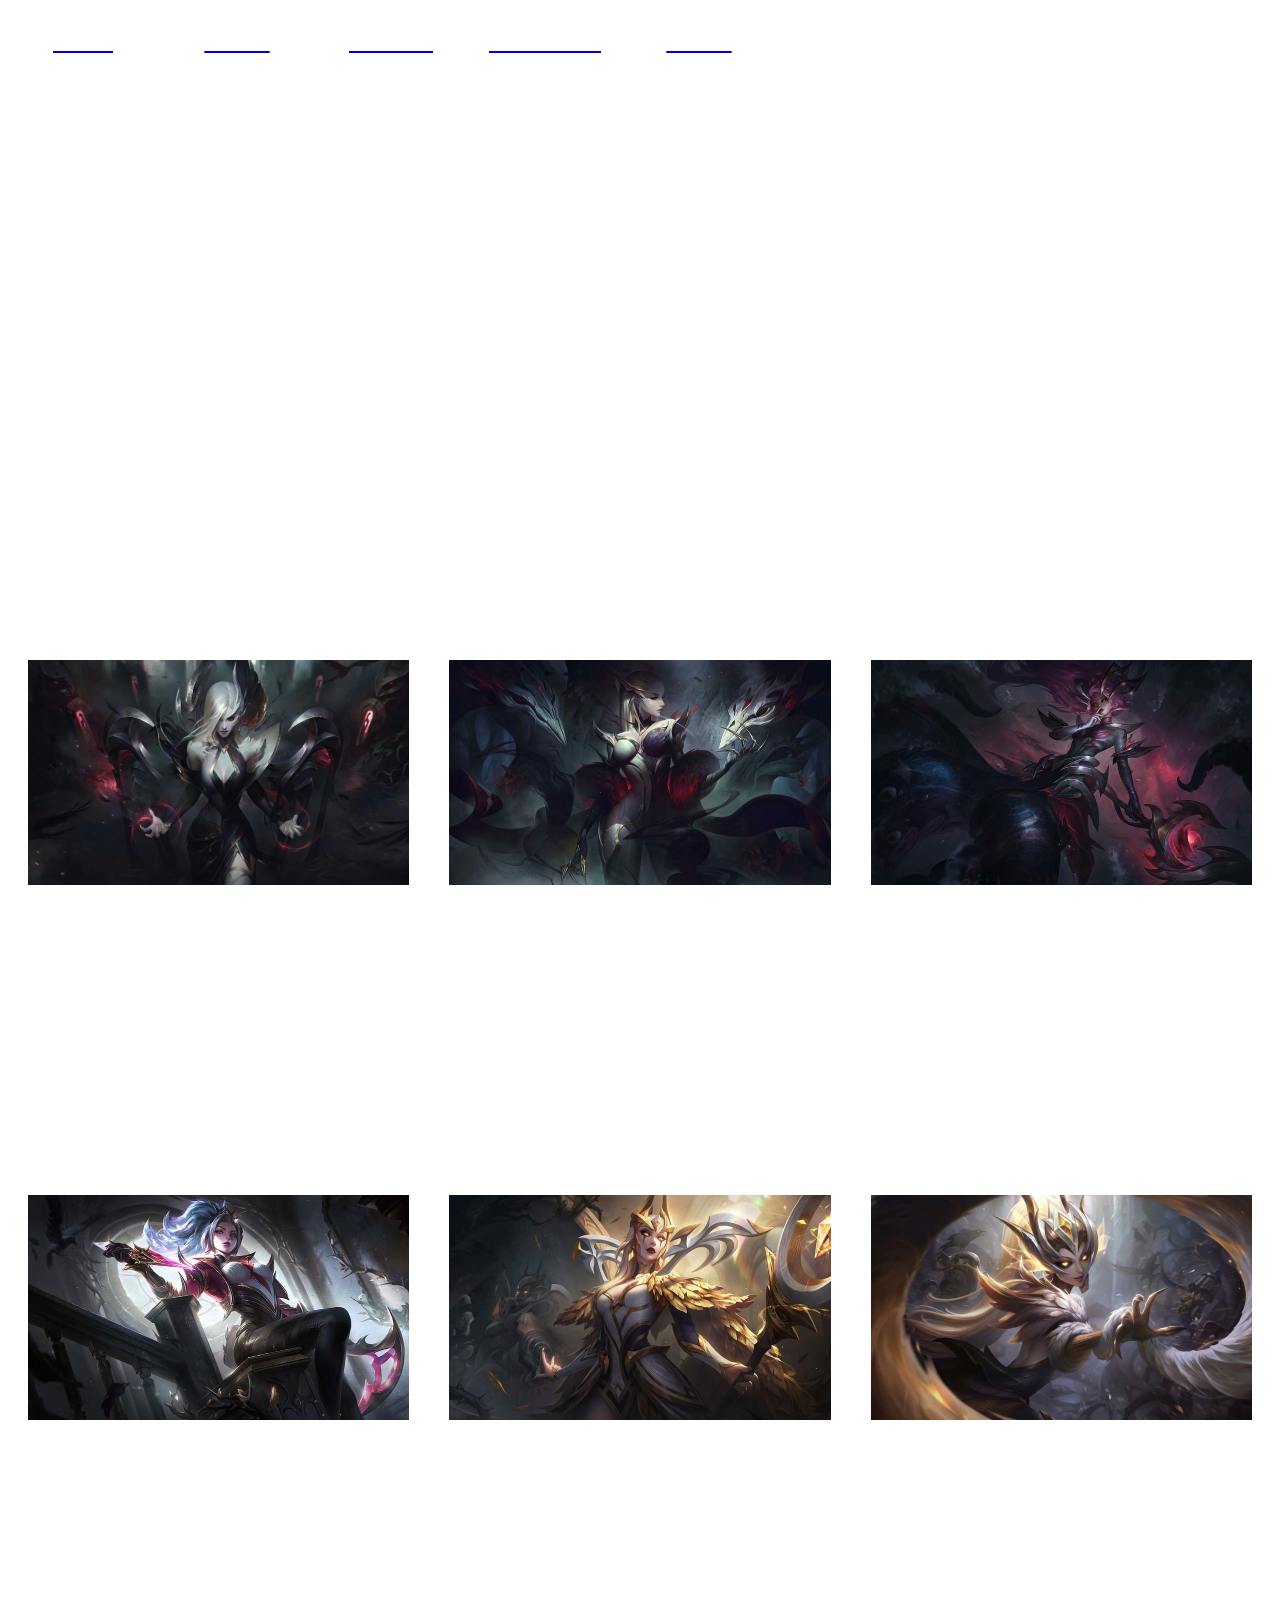
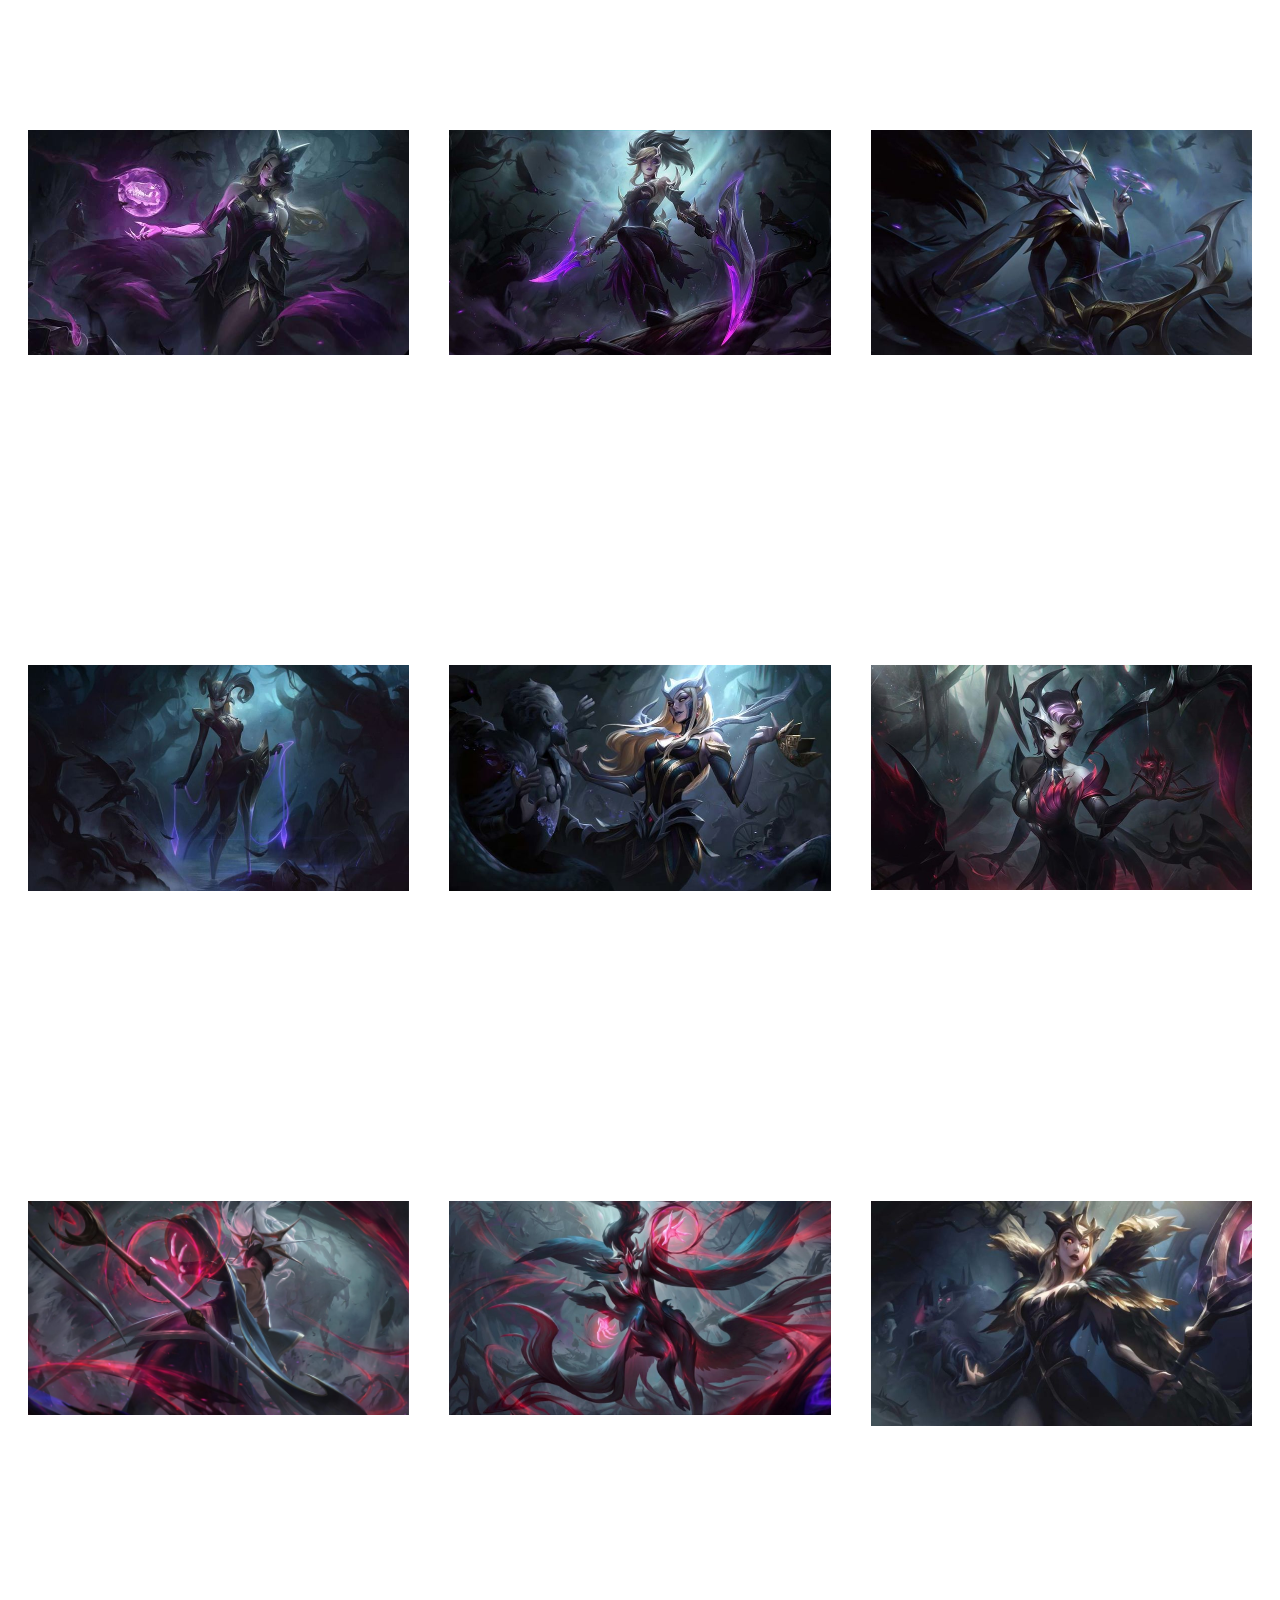
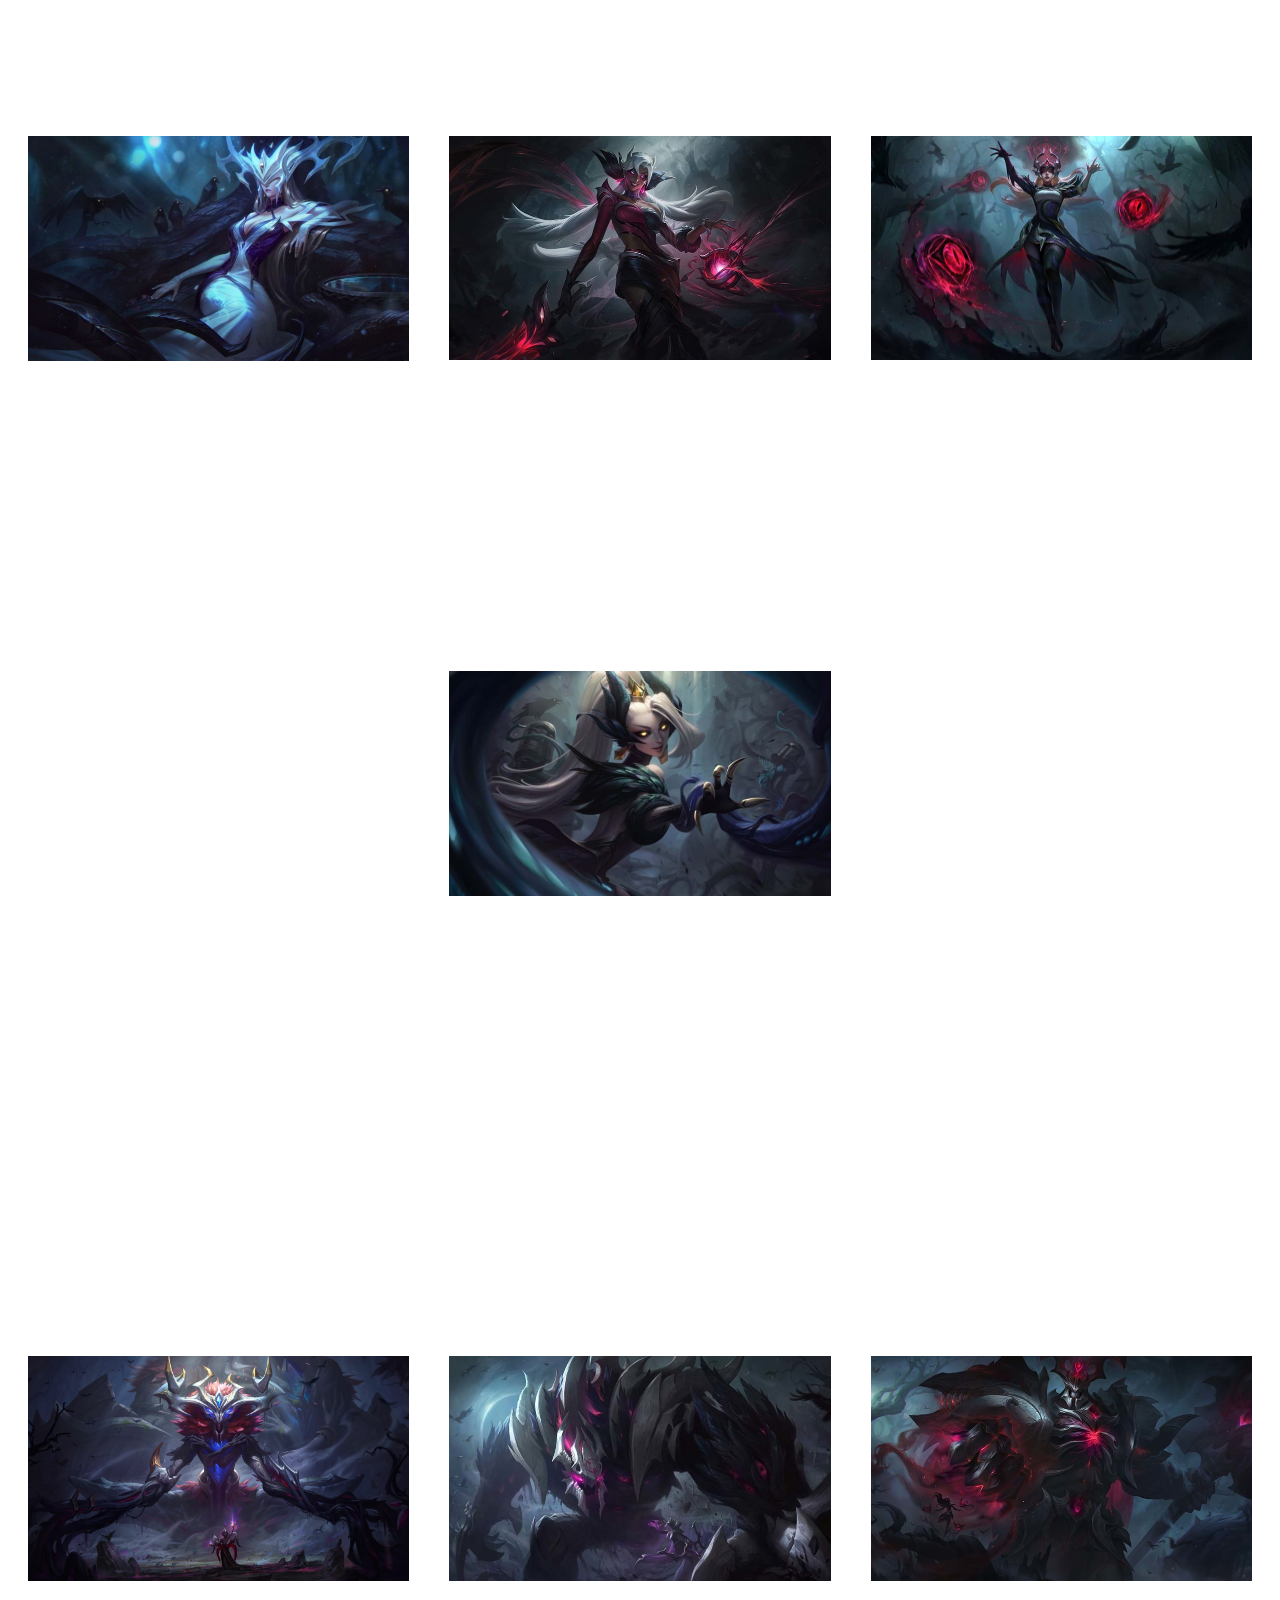
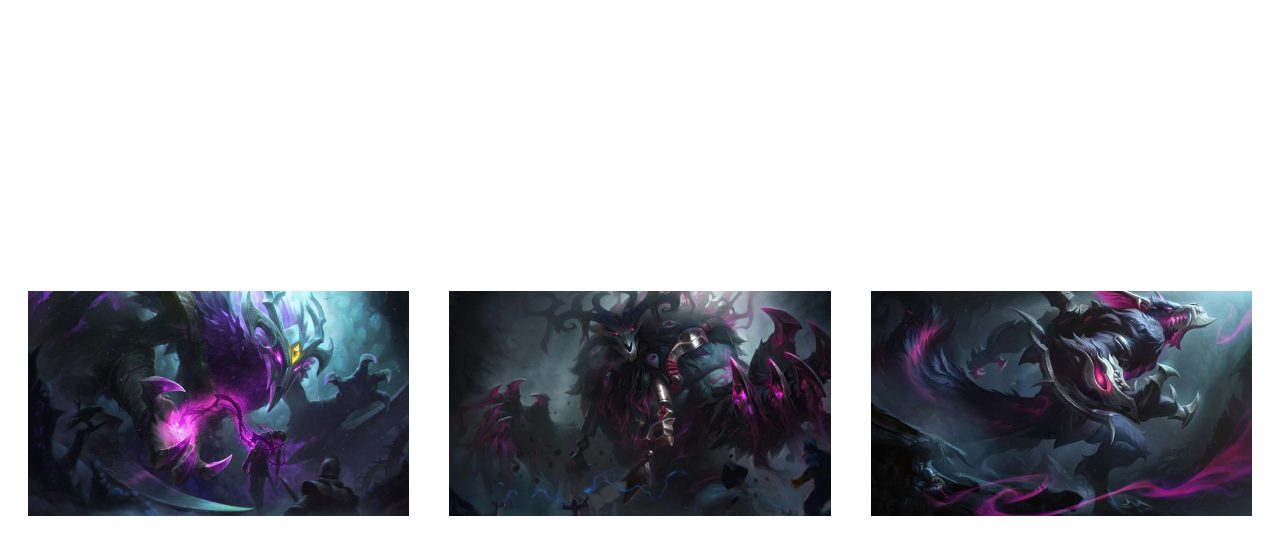
<file: coven.html>
<html>
    <head>
    <title>Congreçação das Bruxas</title>
    <meta charset="utf-8">
    <link rel="stylesheet" type="text/css" href="css/coven.css">
    </head>
    <body>
      <div class="container-texto-links">

        <div> <h2><a href="index.html"><font color=white>Menu </font></a> </h2> </div>
        <div> <h2><a href="Builds.html"><font color=white>Builds </font></a> </h2> </div>
        <div> <h2><a href="Historialol.html"><font color=white>História </font></a> </h2> </div>
        <div> <h2><a href="Emissarios.html"><font color=white>Emissários </font></a> </h2> </div>
        <div> <h2><a href="coven.html"><font color=white>Coven </font></a> </h2> </div>
    
      </div>

      <center><p style="font-size: 50px;"><strong><font color=white> Congregação das Bruxas </font></strong></p></center> 

      <center><p style="font-size: 25px;"><strong><font color=white> As bruxas estavam à espreita, uma irmandade de beleza assustadora, com suas
         esperanças sussurradas de lábios dessacralizados. Eles falam dos cadáveres inchados dos Deuses Antigos, de antigos ritos
          realizados com magias há muito esquecidas pela mente mortal, do retorno do que eles chamam de “ordem”, mas outros chamam de “sofrimento”.
           Ouça! O fim da humanidade se aproxima rapidamente. </font></strong></p></center> 

           <div class="container-texto">
       
            <div><h1><font color=white> Morgana Coven (Lendária) </font></h1></div>
            <div><h1><font color=white> Evelynn Coven (Lendária)  </font></h1></div>
            <div><h1><font color=white> Nami Coven (Lendária)  </font></h1></div>
           </div>

           <div class="container">
       
            <div> <img src="images1/morganacoven.png" width="100%" height="100%" > </div>
            <div><img src="images/evelynncoven.png" width="100%" height="100%" > </div>
            <div><img src="images1/namicoven.png" width="100%" height="100%"> </div> 
            </div>

            <div class="container-texto">
       
              <div><h1><font color=white> Akali Coven Prestígio (Passe) </font></h1></div>
              <div><h1><font color=white> Leblanc Coven Prestígio  </font></h1></div>
              <div><h1><font color=white> Zyra Coven Prestígio </font></h1></div>
             </div>

            <div class="container">
       
            <div> <img src="images/akalicovenprestige.png" width="100%" height="100%" > </div>
            <div><img src="images/leblanccovenprestige.png" width="100%" height="100%" > </div>
            <div><img src="images2/zyracovenprestige.png" width="100%" height="100%"> </div> 
            </div>

            <div class="container-texto">
       
              <div><h1><font color=white> Ahri Coven  </font></h1></div>
              <div><h1><font color=white> Akali Coven   </font></h1></div>
              <div><h1><font color=white> Ashe Coven   </font></h1></div>
             </div>

            <div class="container">
       
            <div> <img src="images/ahricoven.png" width="100%" height="100%" > </div>
            <div><img src="images/akalicoven.png" width="100%" height="100%" > </div>
            <div><img src="images/ashecoven.png" width="100%" height="100%"> </div> 
            </div>

            <div class="container-texto">
       
              <div><h1><font color=white> Camille Coven  </font></h1></div>
              <div><h1><font color=white> Cassiopeia Coven   </font></h1></div>
              <div><h1><font color=white> Elise Coven     </font></h1></div>
             </div>

            <div class="container">
       
            <div> <img src="images/camillecoven.png" width="100%" height="100%" > </div>
            <div><img src="images/cassiopeiacoven.png" width="100%" height="100%" > </div>
            <div><img src="images/elisecoven.png" width="100%" height="100%"> </div> 
            </div>

            <div class="container-texto">
       
              <div><h1><font color=white>  Janna Coven Lvl1 (LOR) </font></h1></div>
              <div><h1><font color=white> Janna Coven Lvl2 (LOR) </font></h1></div>
              <div><h1><font color=white> Leblanc Coven   </font></h1></div>
             </div>

            <div class="container">
       
            <div> <img src="images/jannacovenlvl1.png" width="100%" height="100%" > </div>
            <div><img src="images/jannacovenlvl2.png" width="100%" height="100%" > </div>
            <div><img src="images/leblanccoven.png" width="100%" height="100%"> </div> 
            </div>

            <div class="container-texto">
       
              <div><h1><font color=white> Lissandra Coven</font></h1></div>
              <div><h1><font color=white>  Nilah Coven </font></h1></div>
              <div><h1><font color=white>  Syndra Coven  </font></h1></div>
             </div>

            <div class="container">
       
            <div> <img src="images1/lissandracoven.png" width="100%" height="100%" > </div>
            <div><img src="images1/nilahcoven.png" width="100%" height="100%" > </div>
            <div><img src="images1/syndracoven.png" width="100%" height="100%"> </div> 
            </div>

            <div class="container-texto">
       
              <div><h1><font color=white>  </font></h1></div>
              <div><h1><font color=white> Zyra Coven    </font></h1></div>
              <div><h1><font color=white>     </font></h1></div>
             </div>

            <div class="container">
       
              <div> <img src="images/coveninvisivel.png" width="100%" height="100%" > </div>
              <div><img src="images2/zyracoven.png" width="100%" height="100%" > </div>
              <div><img src="images/coveninvisivel.png" width="100%" height="100%"> </div> 
              </div>

              <div class="container-texto">
       
                <div><h1><font color=white> Ivern Deus Antigo </font></h1></div>
                <div><h1><font color=white>  Malphite Deus Antigo </font></h1></div>
                <div><h1><font color=white>  Mordekaiser Deus Antigo  </font></h1></div>
               </div>
  
              <div class="container">
         
              <div> <img src="images/iverndeuses.png" width="100%" height="100%" > </div>
              <div><img src="images1/malphitedeuses.png" width="100%" height="100%" > </div>
              <div><img src="images1/mordekaiserdeuses.png" width="100%" height="100%"> </div> 
              </div>

              <div class="container-texto">
       
                <div><h1><font color=white> Nocturne Deus Antigo </font></h1></div>
                <div><h1><font color=white>  Volibear Deus Antigo (LOR) </font></h1></div>
                <div><h1><font color=white>  Warwick Deus Antigo</font></h1></div>
               </div>
  
              <div class="container">
         
              <div> <img src="images1/nocturnedeuses.png" width="100%" height="100%" > </div>
              <div><img src="images2/volibeardeuses.png" width="100%" height="100%" > </div>
              <div><img src="images2/warwickdeuses.png" width="100%" height="100%"> </div> 
              </div>

             


</body>        
</html>
</file>
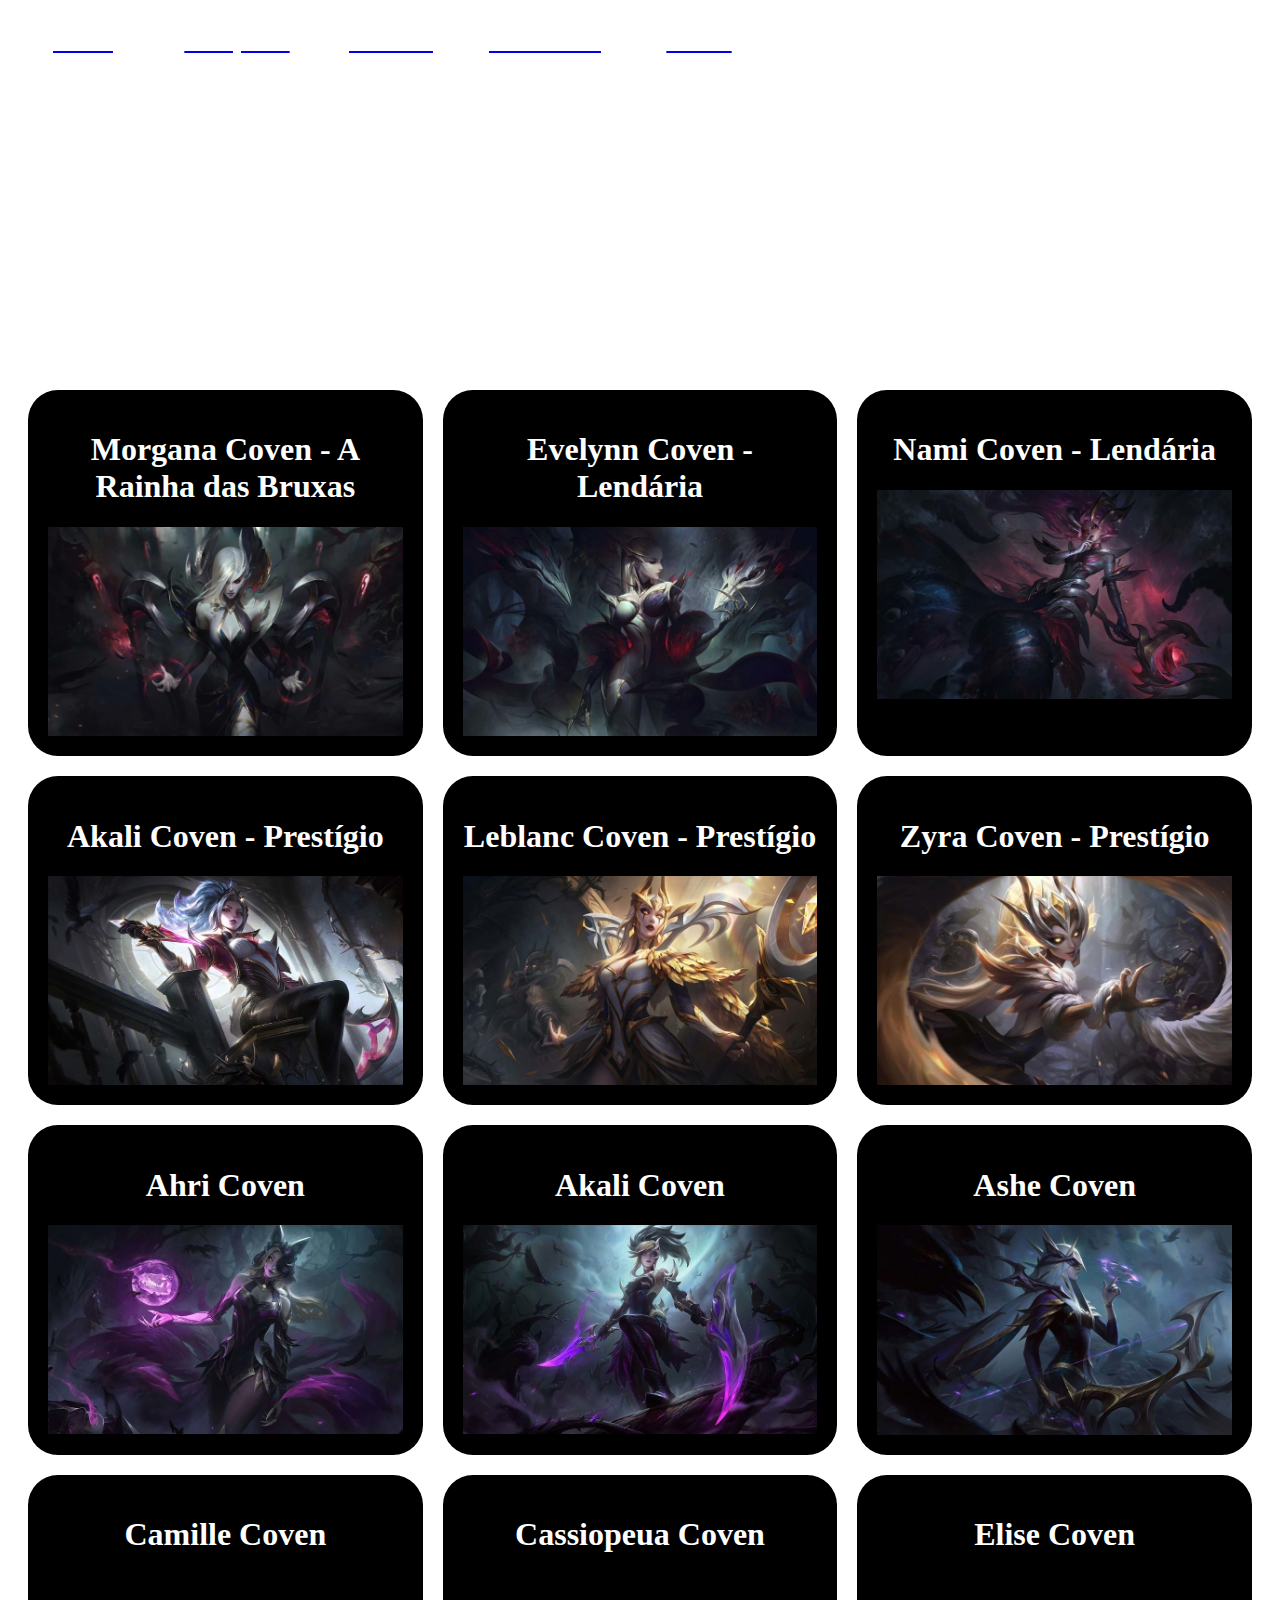
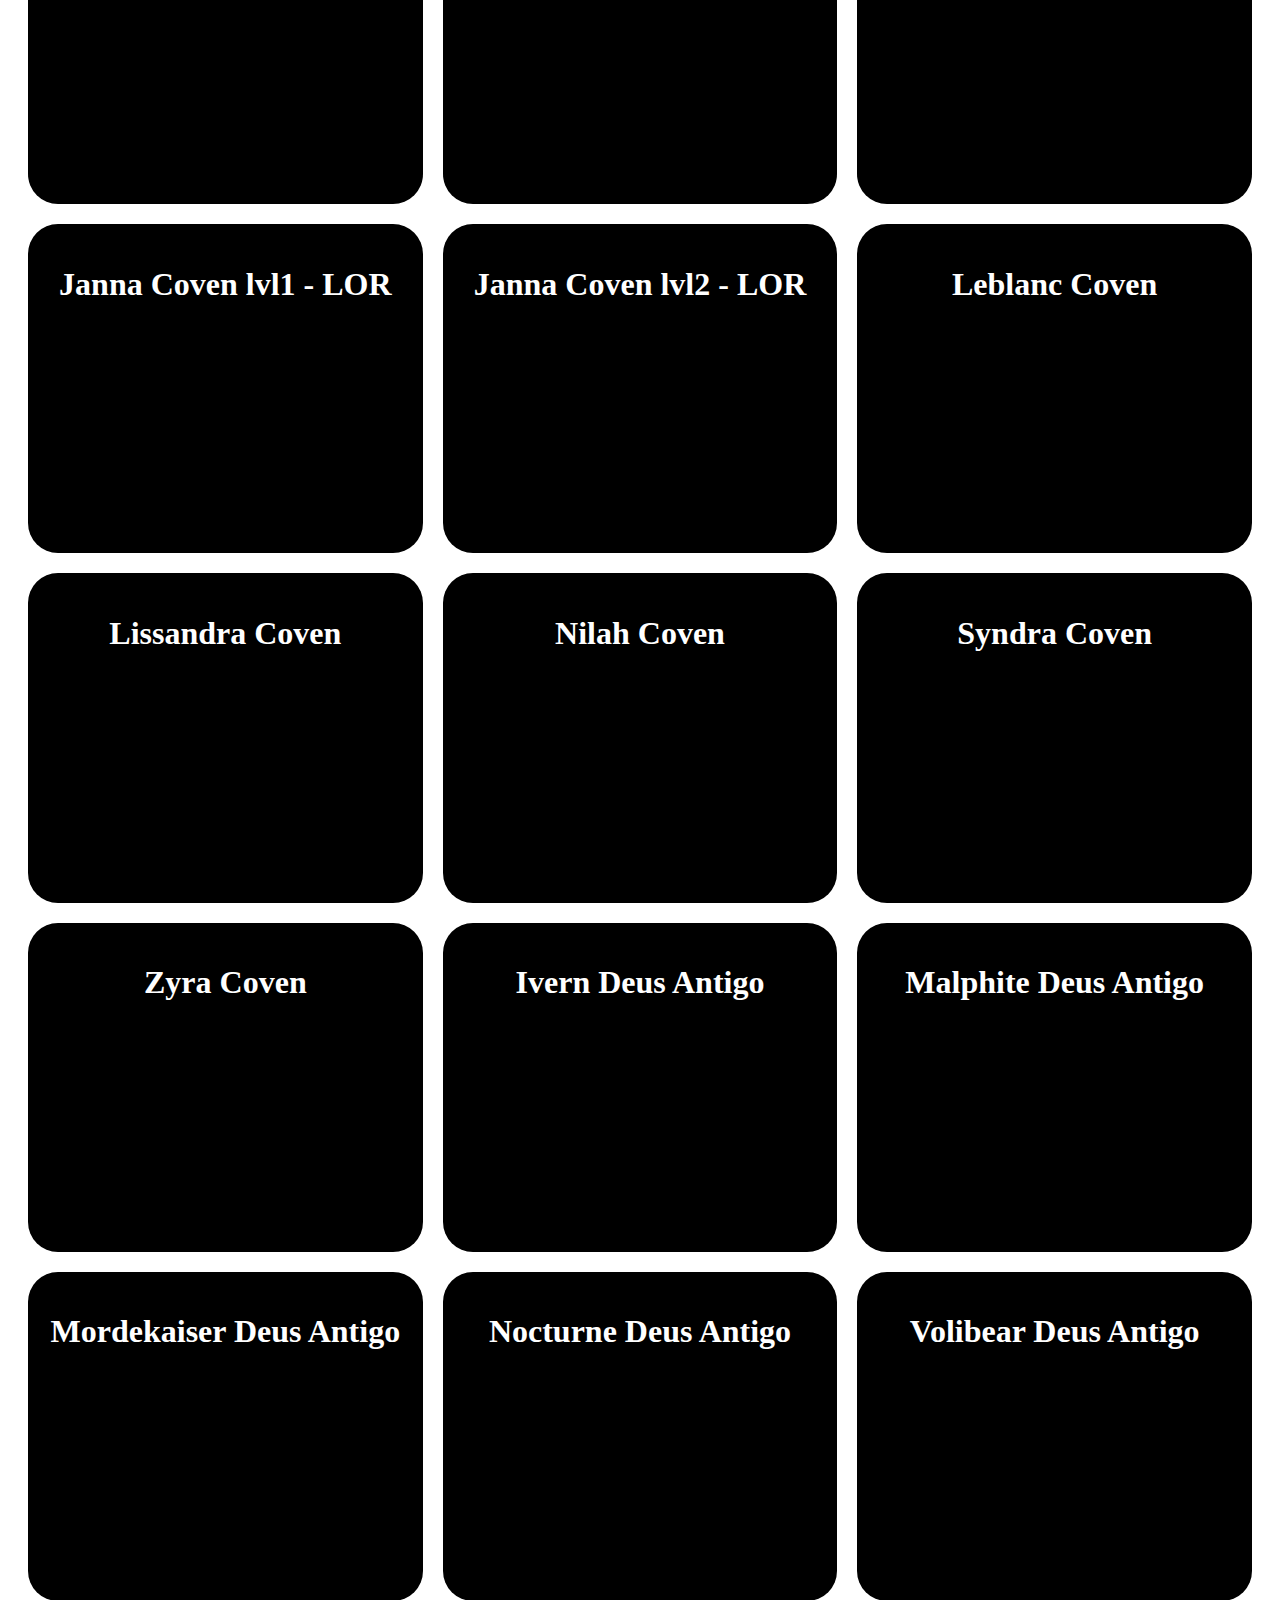
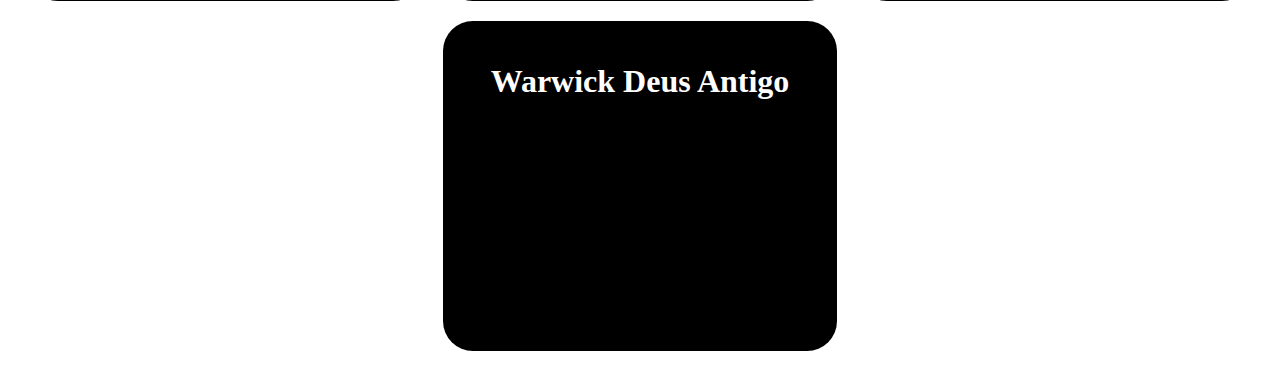
<file: Coven.html>
<html>
    <head>
    <title>Congreçação das Bruxas</title>
    <meta charset="utf-8">
    <link rel="stylesheet" type="text/css" href="css/Coven.css">
    </head>
    <body>
      <div class="container-texto-links">

        <div> <h2><a href="index.html"><font color=white>Menu </font></a> </h2> </div>
        <div> <h2><a href="Campeoes.html"><font color=white>Campeões </font></a> </h2> </div>
        <div> <h2><a href="Historialol.html"><font color=white>História </font></a> </h2> </div>
        <div> <h2><a href="Emissarios.html"><font color=white>Emissários </font></a> </h2> </div>
        <div> <h2><a href="Coven.html"><font color=white>Coven </font></a> </h2> </div>
    
      </div>

      <center><p style="font-size: 50px;"><strong><font color=white> Congregação das Bruxas </font></strong></p></center> 

      <center><p style="font-size: 25px;"><strong><font color=white> As bruxas estavam à espreita, uma irmandade de beleza assustadora, com suas
         esperanças sussurradas de lábios dessacralizados. Eles falam dos cadáveres inchados dos Deuses Antigos, de antigos ritos
          realizados com magias há muito esquecidas pela mente mortal, do retorno do que eles chamam de “ordem”, mas outros chamam de “sofrimento”.
           Ouça! O fim da humanidade se aproxima rapidamente. </font></strong></p></center> 

           <style>
            /* Estilos comuns para os cards */
            .secao4 {
                margin: 0;
            }
            
            .secao4-div {
                display: flex;
                flex-wrap: wrap;
                justify-content: center;
                padding: 10px;
                text-align: center;
            }
            
            .secao4-div-card {
                display: flex;
                flex-direction: column;
                align-items: center;
                width: calc(100% / 3 - 60px);
                margin: 10px;
                padding: 20px;
                border-radius: 30px;
                background-color: black;
                transition: all 0.5s ease;
            }
            
            .secao4-div-card:hover {
                transform: scale(1.1);
                z-index: 1;
            }
            
            .secao4-div-card img {
                width: 100%;
                height: auto;
            }
            
            .secao4-div-card h3 {
                margin-bottom: 0px;
            }
            
            /* Estilos para dispositivos móveis */
            @media (max-width: 768px) {
                .secao4-div-card {
                    width: 100%;
                }
            }
            </style>

            <!-- Seção com cards -->
    <section class="secao4" id="sobre">
        <div class="secao4-div">
            <!--AMIGOS ICHIGO-->
            <!-- Card 1 -->
            <div class="secao4-div-card">
              <font color=white><h1> Morgana Coven - A Rainha das Bruxas </h1></font>
               <img decoding="async" src="images1/morganacoven.png" width="100%">
              
            </div>
            <div class="secao4-div-card">
              <font color=white><h1> Evelynn Coven - Lendária </h1></font>
               <img decoding="async" src="images/evelynncoven.png" width="100%">
              
            </div>
            <div class="secao4-div-card">
              <font color=white><h1> Nami Coven - Lendária </h1></font>
               <img decoding="async" src="images1/namicoven.png" width="100%">
              
            </div>
            <div class="secao4-div-card">
              <font color=white><h1> Akali Coven - Prestígio </h1></font>
               <img decoding="async" src="images/akalicovenprestige.png" width="100%">
              
            </div>
            <div class="secao4-div-card">
              <font color=white><h1> Leblanc Coven - Prestígio </h1></font>
               <img decoding="async" src="images/leblanccovenprestige.png" width="100%">
              
            </div>
            <div class="secao4-div-card">
              <font color=white><h1> Zyra Coven - Prestígio </h1></font>
               <img decoding="async" src="images2/zyracovenprestige.png" width="100%">
              
            </div>
            <div class="secao4-div-card">
              <font color=white><h1> Ahri Coven </h1></font>
               <img decoding="async" src="images/ahricoven.png" width="100%">
              
            </div>
            <div class="secao4-div-card">
              <font color=white><h1> Akali Coven </h1></font>
               <img decoding="async" src="images/akalicoven.png" width="100%">
              
            </div>
            <div class="secao4-div-card">
              <font color=white><h1> Ashe Coven </h1></font>
               <img decoding="async" src="images/ashecoven.png" width="100%">
              
            </div>
            <div class="secao4-div-card">
              <font color=white><h1> Camille Coven </h1></font>
               <img decoding="async" src="images/camillecoven.png" width="100%">
              
            </div>
            <div class="secao4-div-card">
              <font color=white><h1> Cassiopeua Coven </h1></font>
               <img decoding="async" src="images/cassiopeiacoven.png" width="100%">
              
            </div>
            <div class="secao4-div-card">
              <font color=white><h1> Elise Coven </h1></font>
               <img decoding="async" src="images/elisecoven.png" width="100%">
              
            </div>
            <div class="secao4-div-card">
              <font color=white><h1> Janna Coven lvl1 - LOR </h1></font>
               <img decoding="async" src="images/jannacovenlvl1.png" width="100%">
              
            </div>
            <div class="secao4-div-card">
              <font color=white><h1> Janna Coven lvl2 - LOR </h1></font>
               <img decoding="async" src="images/jannacovenlvl2.png" width="100%">
              
            </div>
            <div class="secao4-div-card">
              <font color=white><h1> Leblanc Coven </h1></font>
               <img decoding="async" src="images/leblanccoven.png" width="100%">
              
            </div>
            <div class="secao4-div-card">
              <font color=white><h1> Lissandra Coven </h1></font>
               <img decoding="async" src="images1/lissandracoven.png" width="100%">
              
            </div>
            <div class="secao4-div-card">
              <font color=white><h1> Nilah Coven </h1></font>
               <img decoding="async" src="images1/nilahcoven.png" width="100%">
              
            </div>
            <div class="secao4-div-card">
              <font color=white><h1> Syndra Coven </h1></font>
               <img decoding="async" src="images1/syndracoven.png" width="100%">
              
            </div>
            <div class="secao4-div-card">
              <font color=white><h1> Zyra Coven </h1></font>
               <img decoding="async" src="images2/zyracoven.png" width="100%">
            </div>

            <div class="secao4-div-card">
              <font color=white><h1> Ivern Deus Antigo  </h1></font>
               <img decoding="async" src="images/iverndeuses.png" width="100%">
            </div>
            
            <div class="secao4-div-card">
              <font color=white><h1> Malphite Deus Antigo </h1></font>
               <img decoding="async" src="images1/malphitedeuses.png" width="100%">
            </div>
         
            <div class="secao4-div-card">
              <font color=white><h1> Mordekaiser Deus Antigo </h1></font>
               <img decoding="async" src="images1/mordekaiserdeuses.png" width="100%">
            </div>
         
            <div class="secao4-div-card">
              <font color=white><h1>Nocturne Deus Antigo </h1></font>
               <img decoding="async" src="images1/nocturnedeuses.png" width="100%">
            </div>
          
            <div class="secao4-div-card">
              <font color=white><h1>Volibear Deus Antigo </h1></font>
               <img decoding="async" src="images2/volibeardeuses.png" width="100%">
            </div>
         
            <div class="secao4-div-card">
              <font color=white><h1> Warwick Deus Antigo </h1></font>
               <img decoding="async" src="images2/warwickdeuses.png" width="100%">
            </div>

           </div>

</div>       
</body>        
</html>
</file>
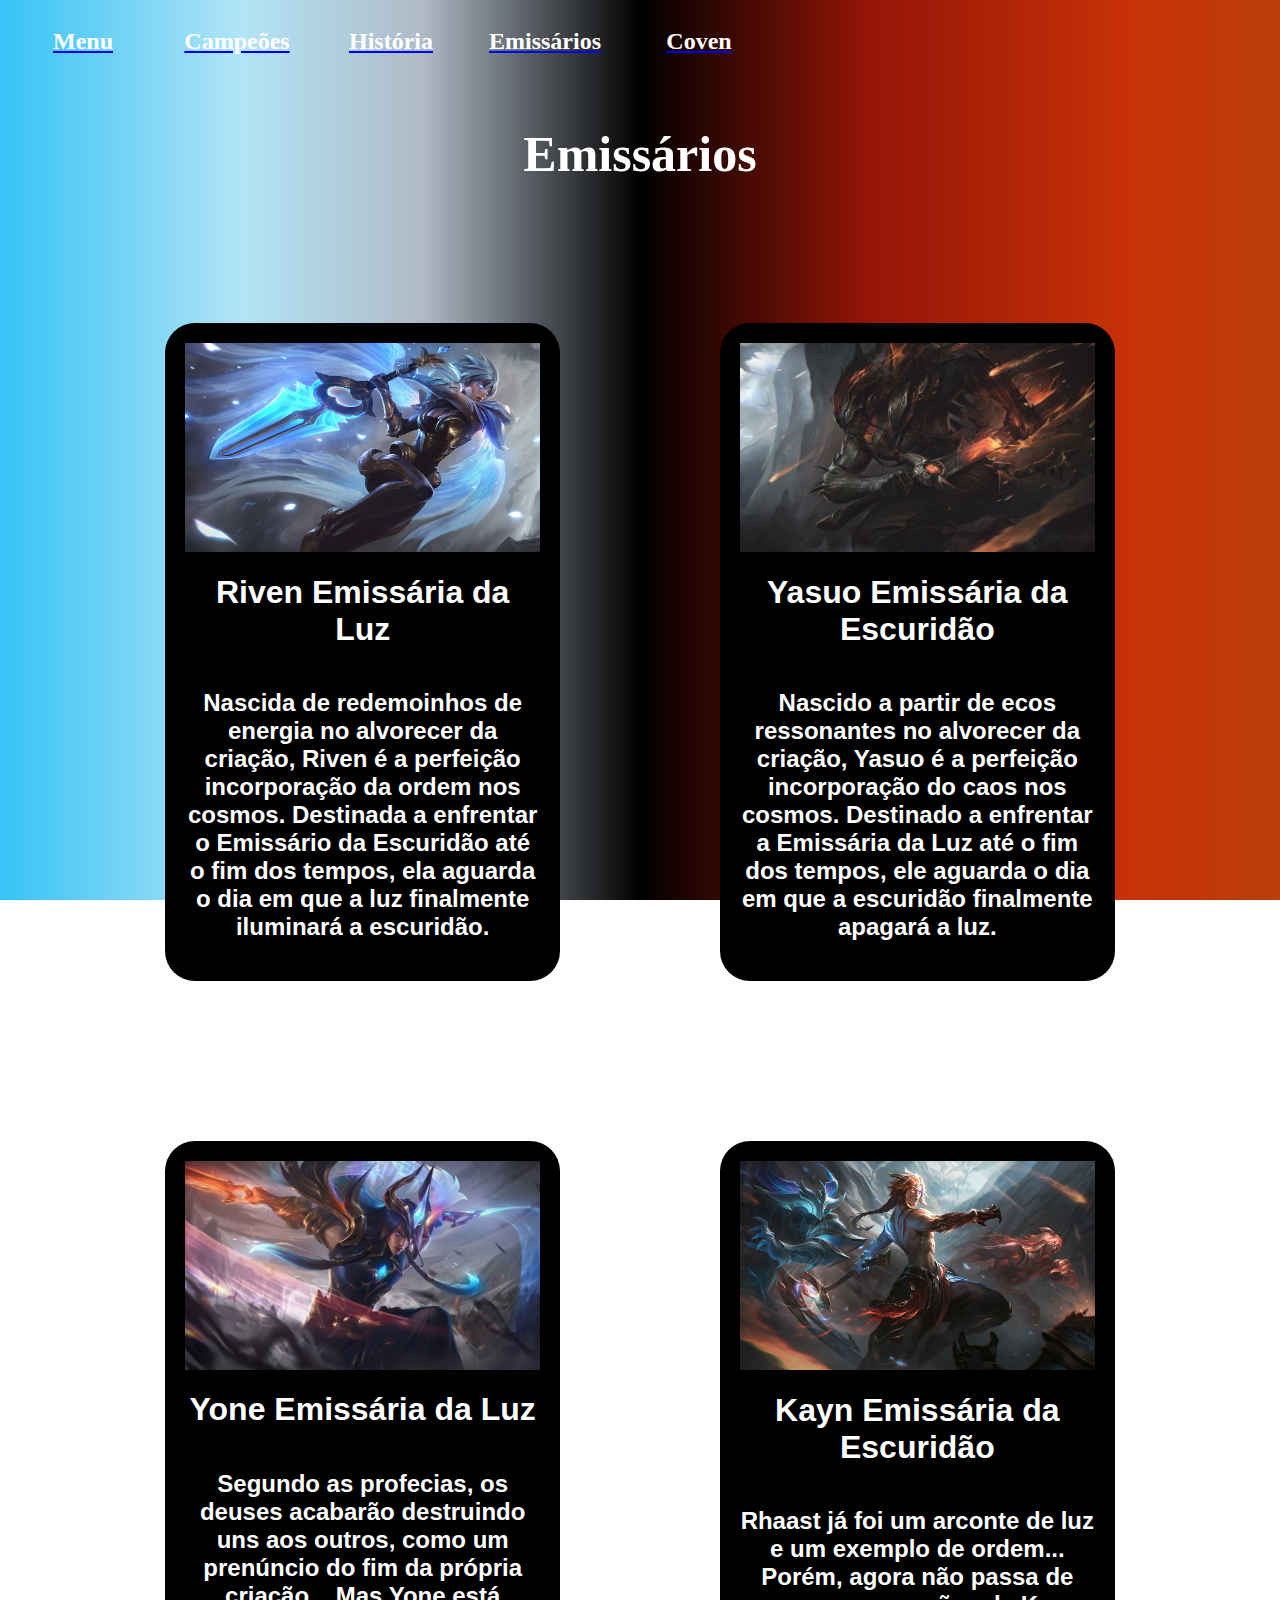
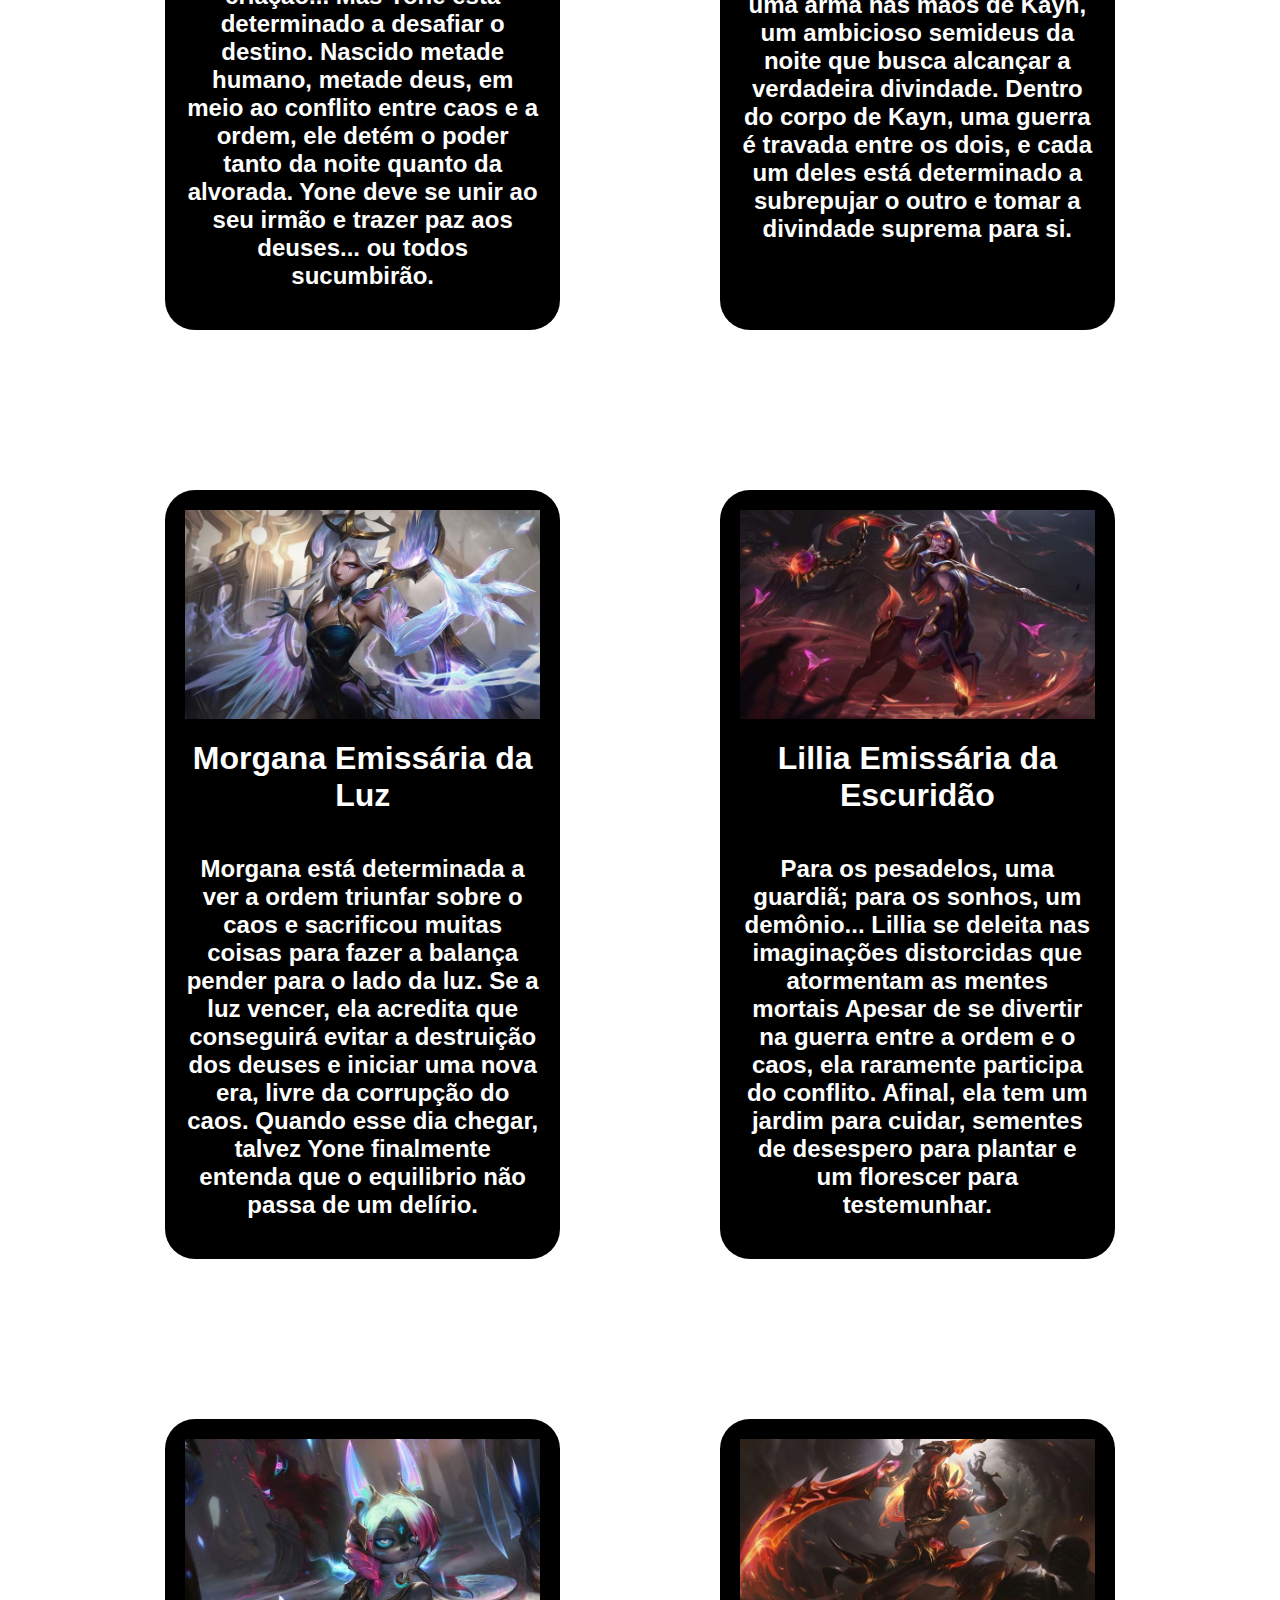
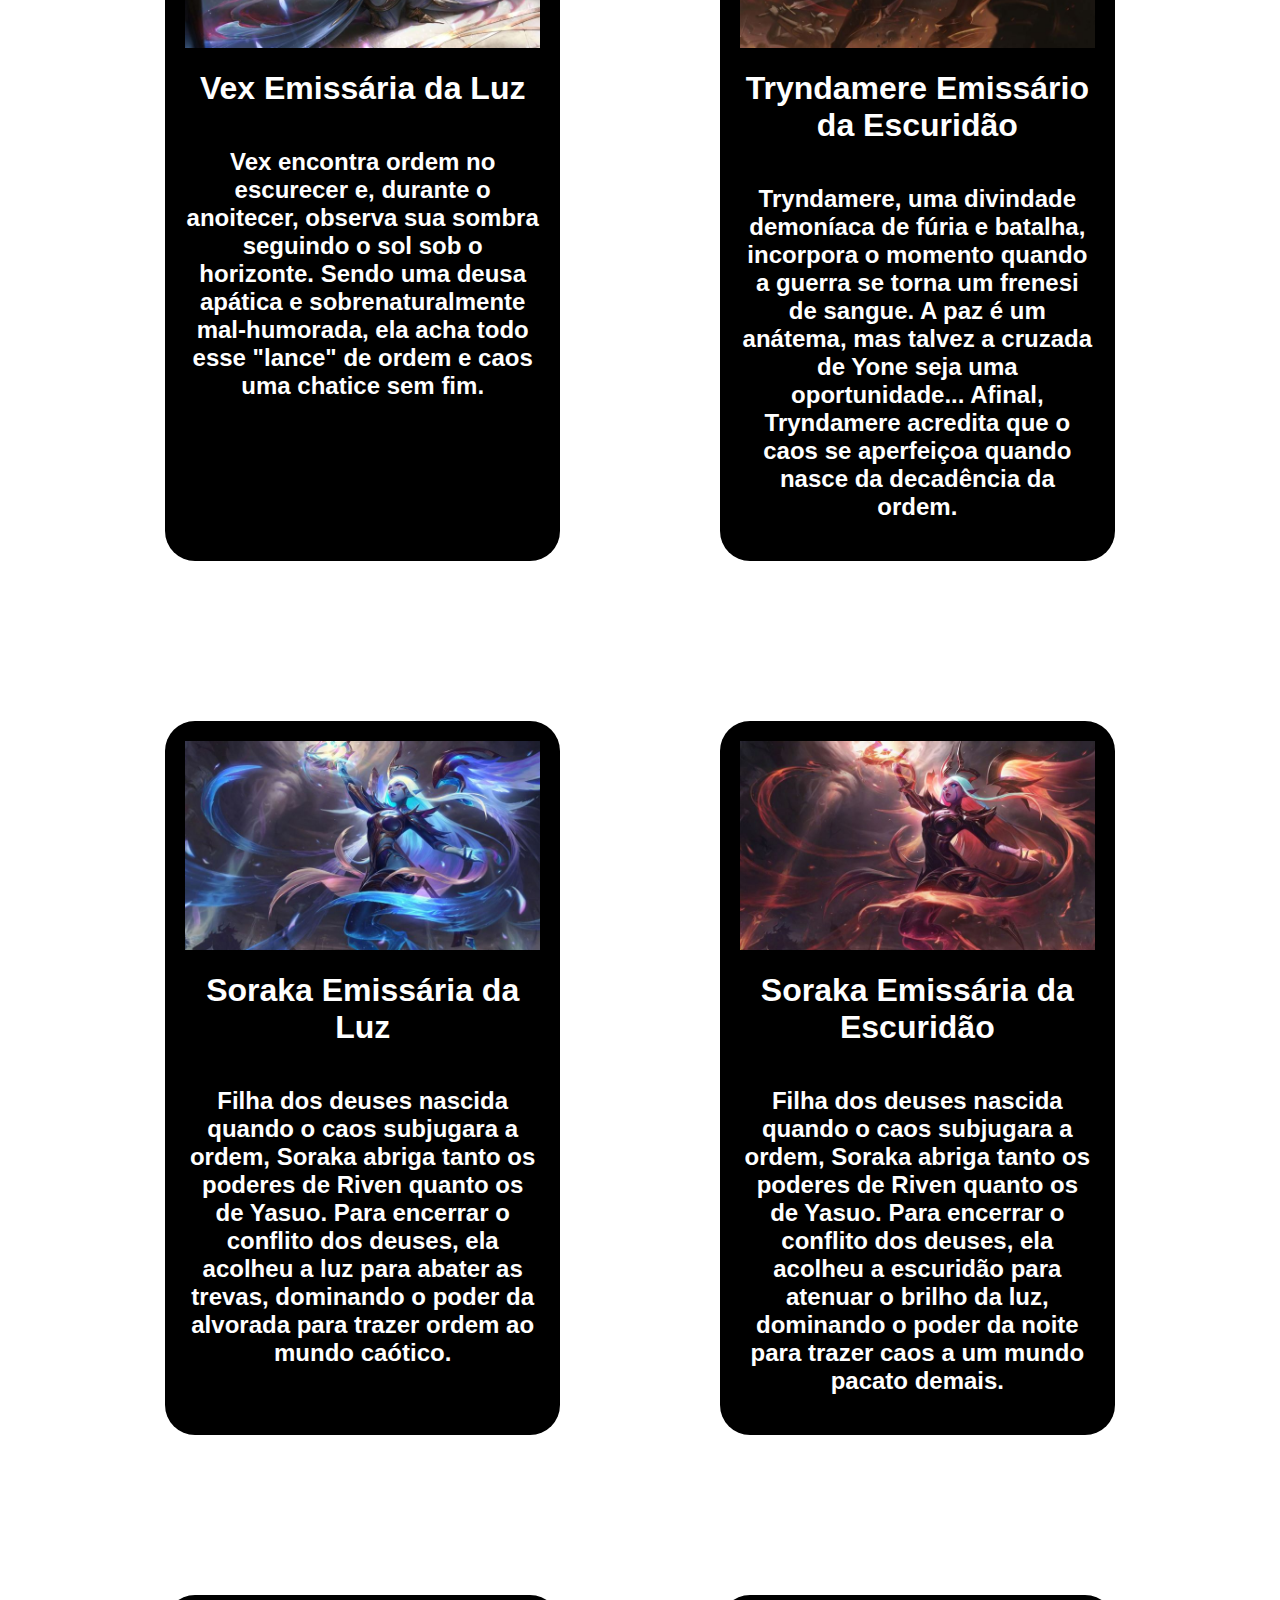
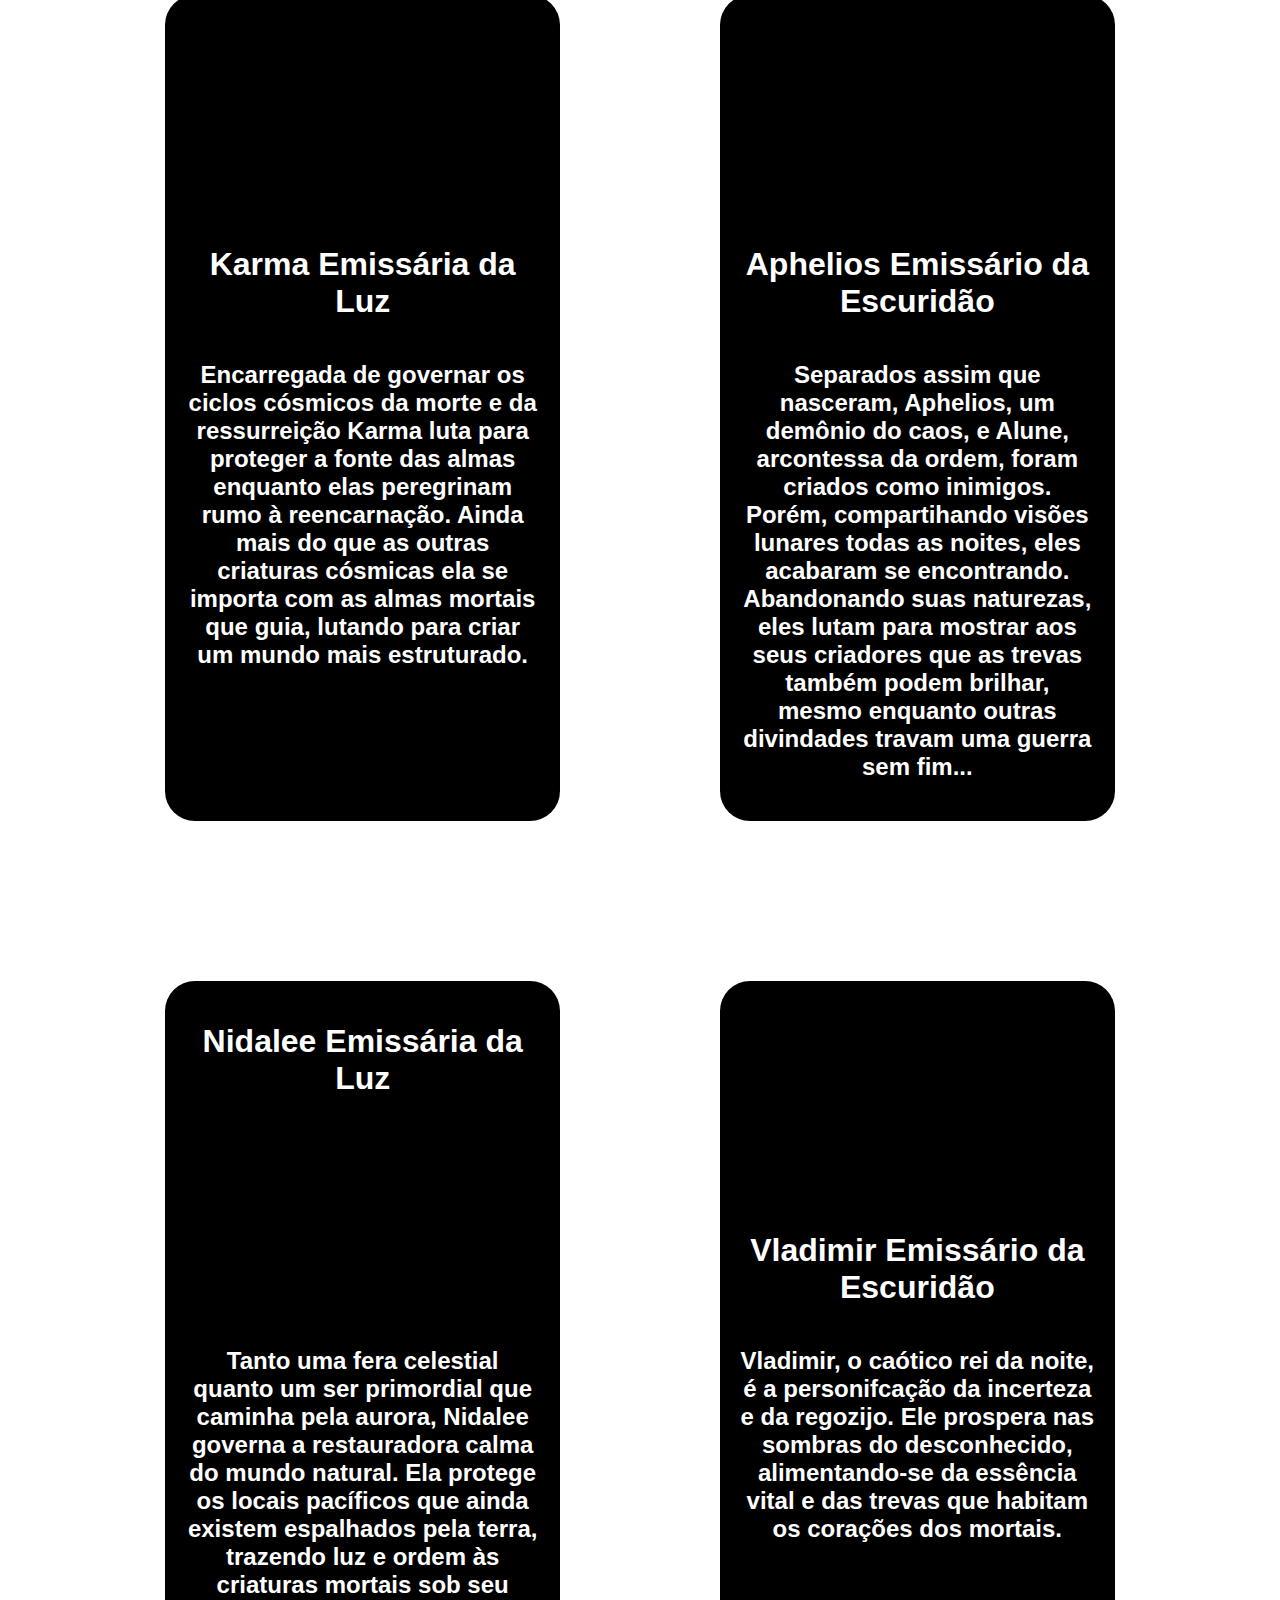
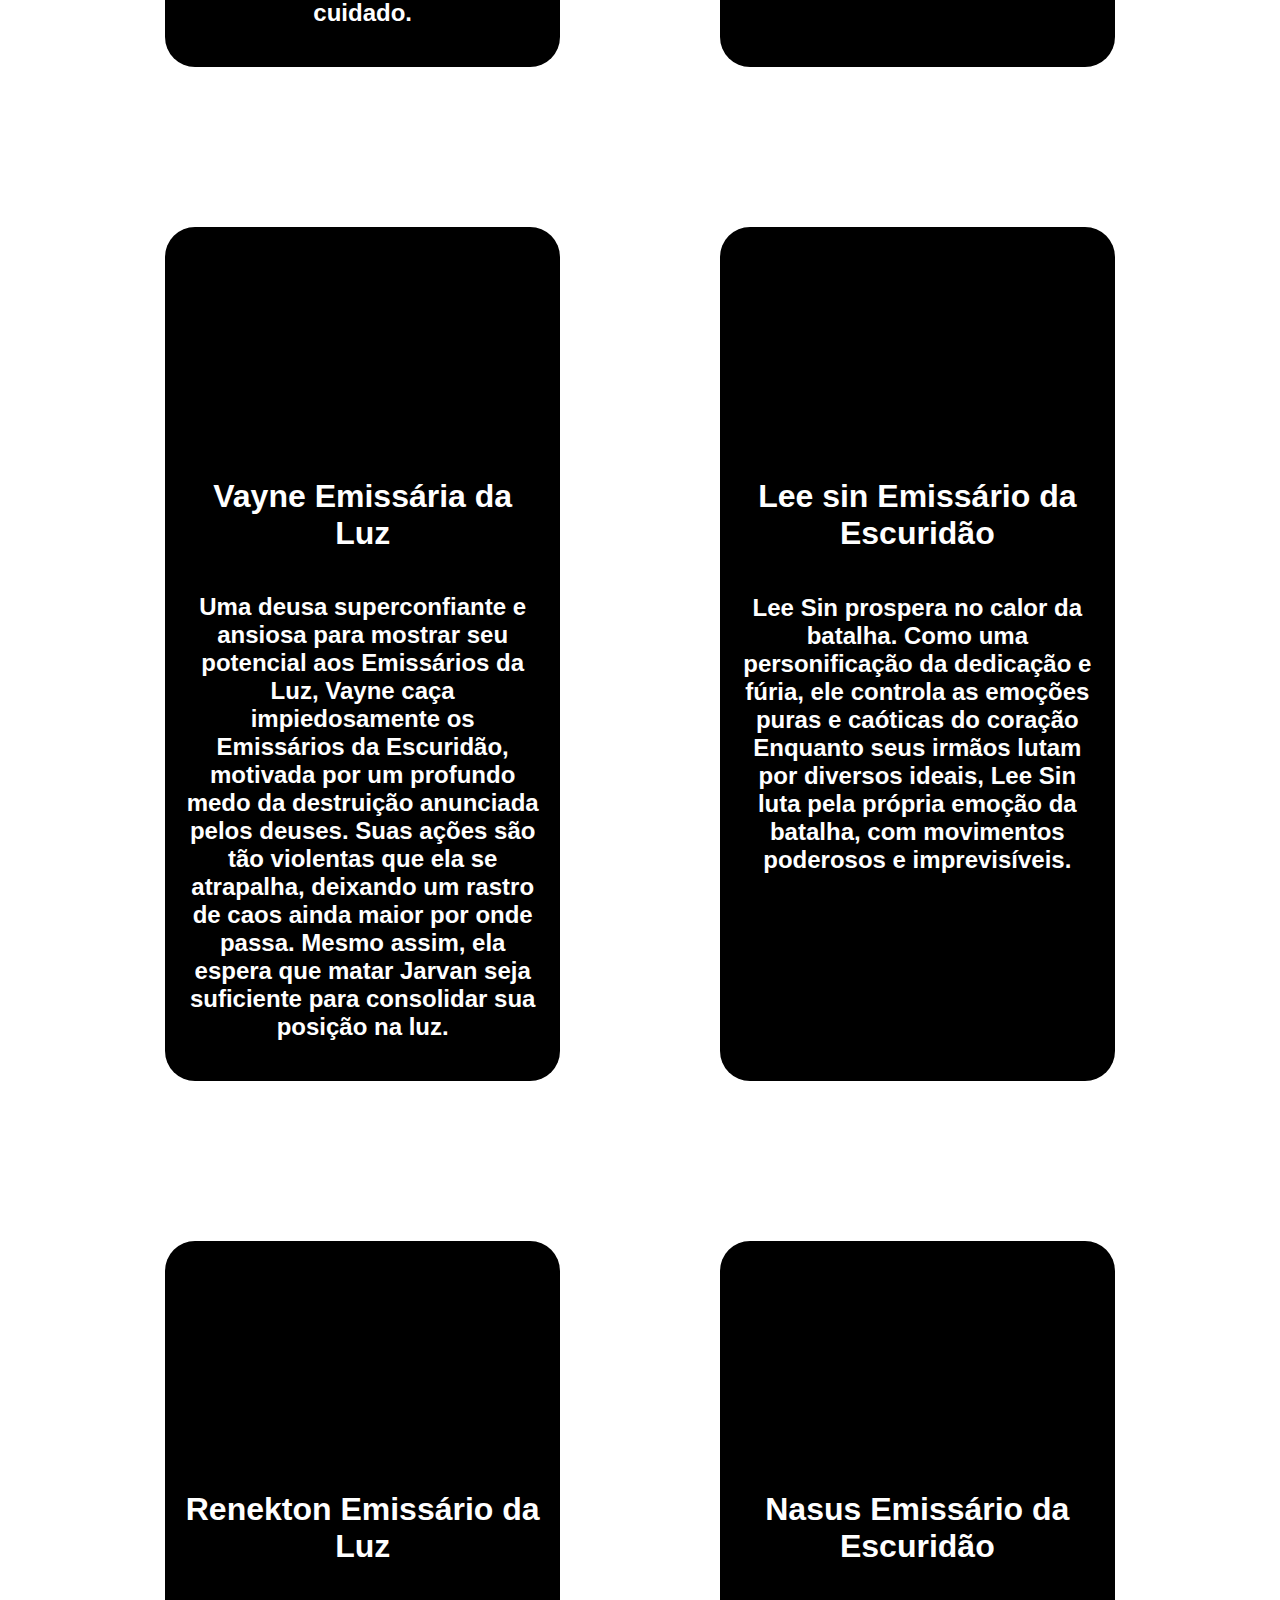
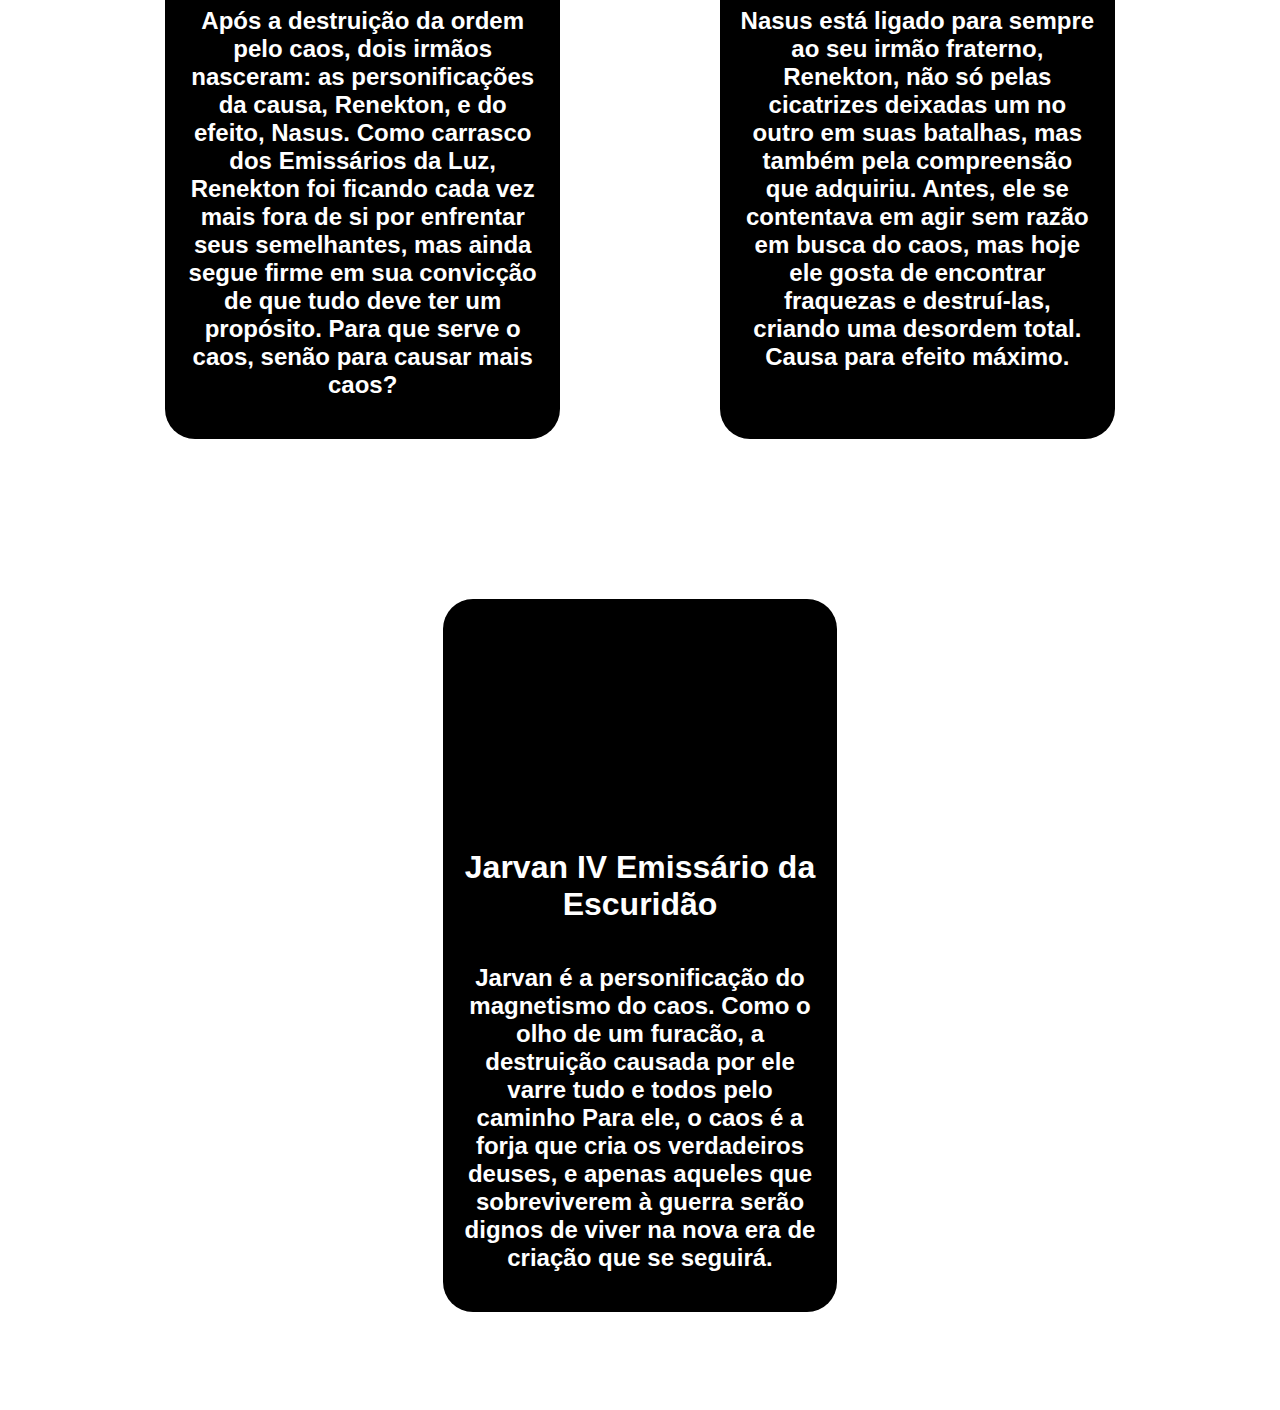
<file: Emissarios.html>
<html>
    <head>
    <title>Emissários</title>
    <meta charset="utf-8">
    <link rel="stylesheet" type="text/css" href="css/Emissarios.css">
    </head>
    <body>

        <div class="container-texto-links">

            <div> <h2><a href="index.html"><font color=white>Menu </font></a> </h2> </div>
            <div> <h2><a href="Campeoes.html"><font color=white>Campeões </font></a> </h2> </div>
            <div> <h2><a href="Historialol.html"><font color=white>História </font></a> </h2> </div>
            <div> <h2><a href="Emissarios.html"><font color=white>Emissários </font></a> </h2> </div>
            <div> <h2><a href="Coven.html"><font color=white>Coven </font></a> </h2> </div>
        
          </div>
       
        
        <center><p style="font-size: 50px;"><strong><font color=white> Emissários  </font></strong></p></center> 


               <style>
                /* Estilos comuns para os cards */
                .secao4 {
                    margin: 0;
                    font-family: Helvetica, sans-serif;
                }
                
                .secao4-div {
                    display: flex;
                    flex-wrap: wrap;
                    justify-content: center;
                    padding: 10px;
                    text-align: center;
                }
                
                .secao4-div-card {
                    display: flex;
                    flex-direction: column;
                    align-items: center;
                    width: calc(100% / 3 - 60px);
                    margin: 80px;
                    padding: 20px;
                    border-radius: 30px;
                    background-color: black;
                    transition: all 0.5s ease;
                }
                
                .secao4-div-card:hover {
                    transform: scale(1.1);
                    z-index: 1;
                }
                
                .secao4-div-card img {
                    width: 100%;
                    height: auto;
                }
                
                .secao4-div-card h3 {
                    margin-bottom: 0px;
                }
                
                /* Estilos para dispositivos móveis */
                @media (max-width: 768px) {
                    .secao4-div-card {
                        width: 100%;
                    }
                }
                </style>

                <!-- Seção com cards -->
        <section class="secao4" id="sobre">
            <div class="secao4-div">
                <!--AMIGOS ICHIGO-->
                <!-- Card 1 -->
                <div class="secao4-div-card">
                   <img decoding="async" src="images1/rivenemissario.png" width="100%">
                  <font color=white><h1> Riven Emissária da Luz</h1></font>
                  <font color=white><h2>Nascida de redemoinhos de energia no alvorecer da criação, Riven é a perfeição
                    incorporação da ordem nos cosmos. Destinada a enfrentar o Emissário da Escuridão até o fim dos tempos, ela aguarda o dia em que a luz finalmente
                   iluminará a escuridão.</h2></font>
                </div>
                <div class="secao4-div-card">
                    <img decoding="async" src="images2/yasuoemissario.png" width="100%">
                   <font color=white><h1> Yasuo Emissária da Escuridão</h1></font>
                   <font color=white><h2>Nascido a partir de ecos ressonantes no alvorecer da criação, Yasuo é a perfeição incorporação
                    do caos nos cosmos. Destinado a enfrentar a Emissária da Luz até o fim dos tempos, ele aguarda o dia em que a escuridão finalmente apagará a luz.</h2></font>
                 </div>
                 <div class="secao4-div-card">
                    <img decoding="async" src="images2/yoneemissario.png" width="100%">
                   <font color=white><h1> Yone Emissária da Luz</h1></font>
                   <font color=white><h2>Segundo as profecias, os deuses acabarão destruindo uns aos outros, 
                    como um prenúncio do fim da própria criação... Mas Yone está determinado a desafiar o destino. Nascido metade humano, metade deus,
                em meio ao conflito entre caos e a ordem, ele detém o poder tanto da noite quanto da alvorada. Yone deve se unir ao seu irmão e trazer paz aos deuses...
            ou todos sucumbirão.</h2></font>
                 </div>
                 <div class="secao4-div-card">
                    <img decoding="async" src="images/kaynemissario.png" width="100%">
                   <font color=white><h1> Kayn Emissária da Escuridão</h1></font>
                   <font color=white><h2>Rhaast já foi um arconte de luz e um exemplo de ordem... Porém, agora não passa de uma arma nas mãos
                    de Kayn, um ambicioso semideus da noite que busca alcançar a verdadeira divindade. Dentro do corpo de Kayn, uma guerra é travada entre os dois, e cada um
                   deles está determinado a subrepujar o outro e tomar a divindade suprema para si.</h2></font>
                 </div>
                 <div class="secao4-div-card">
                    <img decoding="async" src="images1/morganaemissario.png" width="100%">
                   <font color=white><h1> Morgana Emissária da Luz</h1></font>
                   <font color=white><h2>Morgana está determinada a ver a ordem triunfar sobre o caos e sacrificou
                    muitas coisas para fazer a balança pender para o lado da luz. Se a luz
                    vencer, ela acredita que conseguirá evitar a destruição dos deuses e iniciar
                    uma nova era, livre da corrupção do caos. Quando esse dia chegar, talvez
                    Yone finalmente entenda que o equilibrio não passa de um delírio.</h2></font>
                 </div>
                 <div class="secao4-div-card">
                    <img decoding="async" src="images/lilliaemissario.png" width="100%">
                   <font color=white><h1> Lillia Emissária da Escuridão</h1></font>
                   <font color=white><h2>Para os pesadelos, uma guardiã; para os sonhos, um demônio... Lillia se
                    deleita nas imaginações distorcidas que atormentam as mentes mortais
                    Apesar de se divertir na guerra entre a ordem e o caos, ela raramente
                    participa do conflito. Afinal, ela tem um jardim para cuidar, sementes de
                    desespero para plantar e um florescer para testemunhar.</h2></font>
                 </div>
                 <div class="secao4-div-card">
                    <img decoding="async" src="images2/vexemissario.png" width="100%">
                   <font color=white><h1> Vex Emissária da Luz</h1></font>
                   <font color=white><h2>Vex encontra ordem no escurecer e, durante o anoitecer, observa sua
                    sombra seguindo o sol sob o horizonte. Sendo uma deusa apática e
                    sobrenaturalmente mal-humorada, ela acha todo esse "lance" de ordem e
                    caos uma chatice sem fim.</h2></font>
                 </div>
                 <div class="secao4-div-card">
                    <img decoding="async" src="images1/tryndamereemissario.png" width="100%">
                   <font color=white><h1> Tryndamere Emissário da Escuridão</h1></font>
                   <font color=white><h2>Tryndamere, uma divindade demoníaca de fúria e batalha, incorpora o
                    momento quando a guerra se torna um frenesi de sangue. A paz é um
                    anátema, mas talvez a cruzada de Yone seja uma oportunidade... Afinal,
                    Tryndamere acredita que o caos se aperfeiçoa quando nasce da decadência
                    da ordem.</h2></font>
                 </div>
                 <div class="secao4-div-card">
                    <img decoding="async" src="images1/sorakaemissariobem.png" width="100%">
                   <font color=white><h1> Soraka Emissária da Luz</h1></font>
                   <font color=white><h2>Filha dos deuses nascida quando o caos subjugara a ordem, Soraka abriga
                    tanto os poderes de Riven quanto os de Yasuo. Para encerrar o conflito
                    dos deuses, ela acolheu a luz para abater as trevas, dominando o poder da
                    alvorada para trazer ordem ao mundo caótico.</h2></font>
                 </div>
                 <div class="secao4-div-card">
                    <img decoding="async" src="images1/sorakaemissario.png" width="100%">
                   <font color=white><h1> Soraka Emissária da Escuridão</h1></font>
                   <font color=white><h2>Filha dos deuses nascida quando o caos subjugara a ordem, Soraka abriga
                    tanto os poderes de Riven quanto os de Yasuo. Para encerrar o conflito dos
                    deuses, ela acolheu a escuridão para atenuar o brilho da luz, dominando o
                    poder da noite para trazer caos a um mundo pacato demais.</h2></font>
                 </div>
                 <div class="secao4-div-card">
                    <img decoding="async" src="images/karmaemissario.png" width="100%">
                   <font color=white><h1> Karma Emissária da Luz</h1></font>
                   <font color=white><h2>Encarregada de governar os ciclos cósmicos da morte e da ressurreição
                    Karma luta para proteger a fonte das almas enquanto elas peregrinam
                    rumo à reencarnação. Ainda mais do que as outras criaturas cósmicas
                    ela se importa com as almas mortais que guia, lutando para criar um
                    mundo mais estruturado.</h2></font>
                 </div>
                 <div class="secao4-div-card">
                    <img decoding="async" src="images/apheliosemissario.png" width="100%">
                   <font color=white><h1> Aphelios Emissário da Escuridão</h1></font>
                   <font color=white><h2>Separados assim que nasceram, Aphelios, um demônio do caos, e
                    Alune, arcontessa da ordem, foram criados como inimigos. Porém,
                    compartihando visões lunares todas as noites, eles acabaram se
                    encontrando. Abandonando suas naturezas, eles lutam para mostrar aos
                    seus criadores que as trevas também podem brilhar, mesmo enquanto
                    outras divindades travam uma guerra sem fim...</h2></font>
                 </div>
                 <div class="secao4-div-card">
                    <font color=white><h1> Nidalee Emissária da Luz</h1></font>
                    <img decoding="async" src="images1/nidaleeemissario.png" width="100%">
                   <font color=white><h2>Tanto uma fera celestial quanto um ser primordial que caminha pela
                    aurora, Nidalee governa a restauradora calma do mundo natural. Ela
                    protege os locais pacíficos que ainda existem espalhados pela terra,
                    trazendo luz e ordem às criaturas mortais sob seu cuidado.</h2></font>
                 </div>
                 <div class="secao4-div-card">
                    <img decoding="async" src="images2/vladimiremissario.png" width="100%">
                   <font color=white><h1> Vladimir Emissário da Escuridão</h1></font>
                   <font color=white><h2>Vladimir, o caótico rei da noite, é a personifcação da incerteza e da
                    regozijo. Ele prospera nas sombras do desconhecido, alimentando-se da
                    essência vital e das trevas que habitam os corações dos mortais.</h2></font>
                 </div>
                 <div class="secao4-div-card">
                    <img decoding="async" src="images1/vayneemissario.png" width="100%">
                   <font color=white><h1> Vayne Emissária da Luz</h1></font>
                   <font color=white><h2>Uma deusa superconfiante e ansiosa para mostrar seu potencial aos
                    Emissários da Luz, Vayne caça impiedosamente os Emissários da
                    Escuridão, motivada por um profundo medo da destruição anunciada
                    pelos deuses. Suas ações são tão violentas que ela se atrapalha,
                    deixando um rastro de caos ainda maior por onde passa. Mesmo assim,
                    ela espera que matar Jarvan seja suficiente para consolidar sua posição
                    na luz.</h2></font>
                 </div>
                 <div class="secao4-div-card">
                    <img decoding="async" src="images/leesinemissario.png" width="100%">
                   <font color=white><h1> Lee sin Emissário da Escuridão</h1></font>
                   <font color=white><h2>Lee Sin prospera no calor da batalha. Como uma personificação da
                    dedicação e fúria, ele controla as emoções puras e caóticas do coração
                    Enquanto seus irmãos lutam por diversos ideais, Lee Sin luta pela própria
                    emoção da batalha, com movimentos poderosos e imprevisíveis.</h2></font>
                 </div>
                 <div class="secao4-div-card">
                    <img decoding="async" src="images1/renektonemissario.png" width="100%">
                   <font color=white><h1> Renekton Emissário da Luz</h1></font>
                   <font color=white><h2>Após a destruição da ordem pelo caos, dois irmãos nasceram: as
                    personificações da causa, Renekton, e do efeito, Nasus. Como carrasco
                    dos Emissários da Luz, Renekton foi ficando cada vez mais fora de si por
                    enfrentar seus semelhantes, mas ainda segue firme em sua convicção
                    de que tudo deve ter um propósito. Para que serve o caos, senão para
                    causar mais caos?</h2></font>
                 </div>
                 <div class="secao4-div-card">
                    <img decoding="async" src="images1/nasusemissario.png" width="100%">
                   <font color=white><h1> Nasus Emissário da Escuridão</h1></font>
                   <font color=white><h2>Nasus está ligado para sempre ao seu irmão fraterno, Renekton, não só
                    pelas cicatrizes deixadas um no outro em suas batalhas, mas também
                    pela compreensão que adquiriu. Antes, ele se contentava em agir sem
                    razão em busca do caos, mas hoje ele gosta de encontrar fraquezas e
                    destruí-las, criando uma desordem total. Causa para efeito máximo.</h2></font>
                 </div>
                 <div class="secao4-div-card">
                    <img decoding="async" src="images/jarvanivemissario.png" width="100%">
                   <font color=white><h1> Jarvan IV Emissário da Escuridão</h1></font>
                   <font color=white><h2>Jarvan é a personificação do magnetismo do caos. Como o olho de um
                    furacão, a destruição causada por ele varre tudo e todos pelo caminho
                    Para ele, o caos é a forja que cria os verdadeiros deuses, e apenas
                    aqueles que sobreviverem à guerra serão dignos de viver na nova era de
                    criação que se seguirá.</h2></font>
                 </div>
                 
             
                 
                
                 
            </div>
</body>
</div>        
</html>
</file>
<file: css/lol.css>
body {
    background-color: hsl(0, 9%, 62%);
    }

.container-texto-links div {
        width: 150px;
        display: inline-flex;
        align-items:center;
        justify-content:center;
      
    }

    .container div{
        width: 100%;
        height: 100%;
        display: flex;
        margin: 2px;
        align-items:center;
        justify-content:center;
      }
      
      .container{
      display:flex;
      }
      
      .container-perfil div{
        width: 40%;
        height: 40%;
        display: flex;
        margin: 15px;
        align-items:center;
        justify-content:center;
      }
      
      .container-perfil{
      display:flex;
      }

      .container-texto-perfil div{
        width: 350px;
        height: 150px;
        display: flex;
        margin: 3px;
        align-items:center;
        justify-content:center;
      }
      
      .container-texto-perfil{
      display:flex;
      }
</file>
<file: css/Builds.css>
body {
    background-color: black;
    }
    
    .container-texto-links div{
      width: 150px;
      display: inline-flex;
      align-items:center;
      justify-content:center;
    
    
    }
    
    .container div{
      width: 100%;
      height: 100%;
      display: flex;
      margin: 20px;
      align-items:center;
      justify-content:center;
    }
    
    .container{
    display:flex;
    }
</file>
<file: css/Campeoes.css>
body {
background-color: black;
}

.container-texto-links div{
  width: 150px;
  display: inline-flex;
  align-items:center;
  justify-content:center;


}
</file>
<file: css/coven.css>
body{
  background-image: url("https://wallpapers.com/images/high/red-tree-ahounaqnysw3p5bs.webp");
    background-attachment: fixed;
    background-size: cover;
    
} 

.container-texto-links div{
    width: 150px;
    display: inline-flex;
    align-items:center;
    justify-content:center;
  
  
  }

  .container div{
    width: 100%;
    height: 100%;
    display: flex;
    margin:20px;
    align-items:center;
    justify-content:center;
  }
  
  .container{
  display:flex;
  }


  .container-texto div{
    width: 650px;
    height: 250px;
    display: flex;
    margin:10px;
    align-items:center;
    justify-content:center;
  }
  
  .container-texto{
  display:flex;
  }
</file>
<file: css/Coven.css>
body{
  background-image: url("https://wallpapers.com/images/high/red-tree-ahounaqnysw3p5bs.webp");
    background-attachment: fixed;
    background-size: cover;
    
} 

.container-texto-links div{
    width: 150px;
    display: inline-flex;
    align-items:center;
    justify-content:center;
  
  
  }
</file>
<file: css/Emissarios.css>
body {
    background: rgb(235,71,98);
background: linear-gradient(90deg, rgba(53,195,246,1) 0%, rgba(178,228,246,1) 19%,
 rgba(176,186,198,1) 33%, rgba(0,0,0,1) 50%, rgba(149,21,7,1) 68%, rgba(199,49,8,1) 88%, rgba(187,62,12,1) 100%);
background-attachment: fixed;
    }

    .container-texto-links div{
      width: 150px;
      display: inline-flex;
      align-items:center;
      justify-content:center;
    
    
    }
</file>
